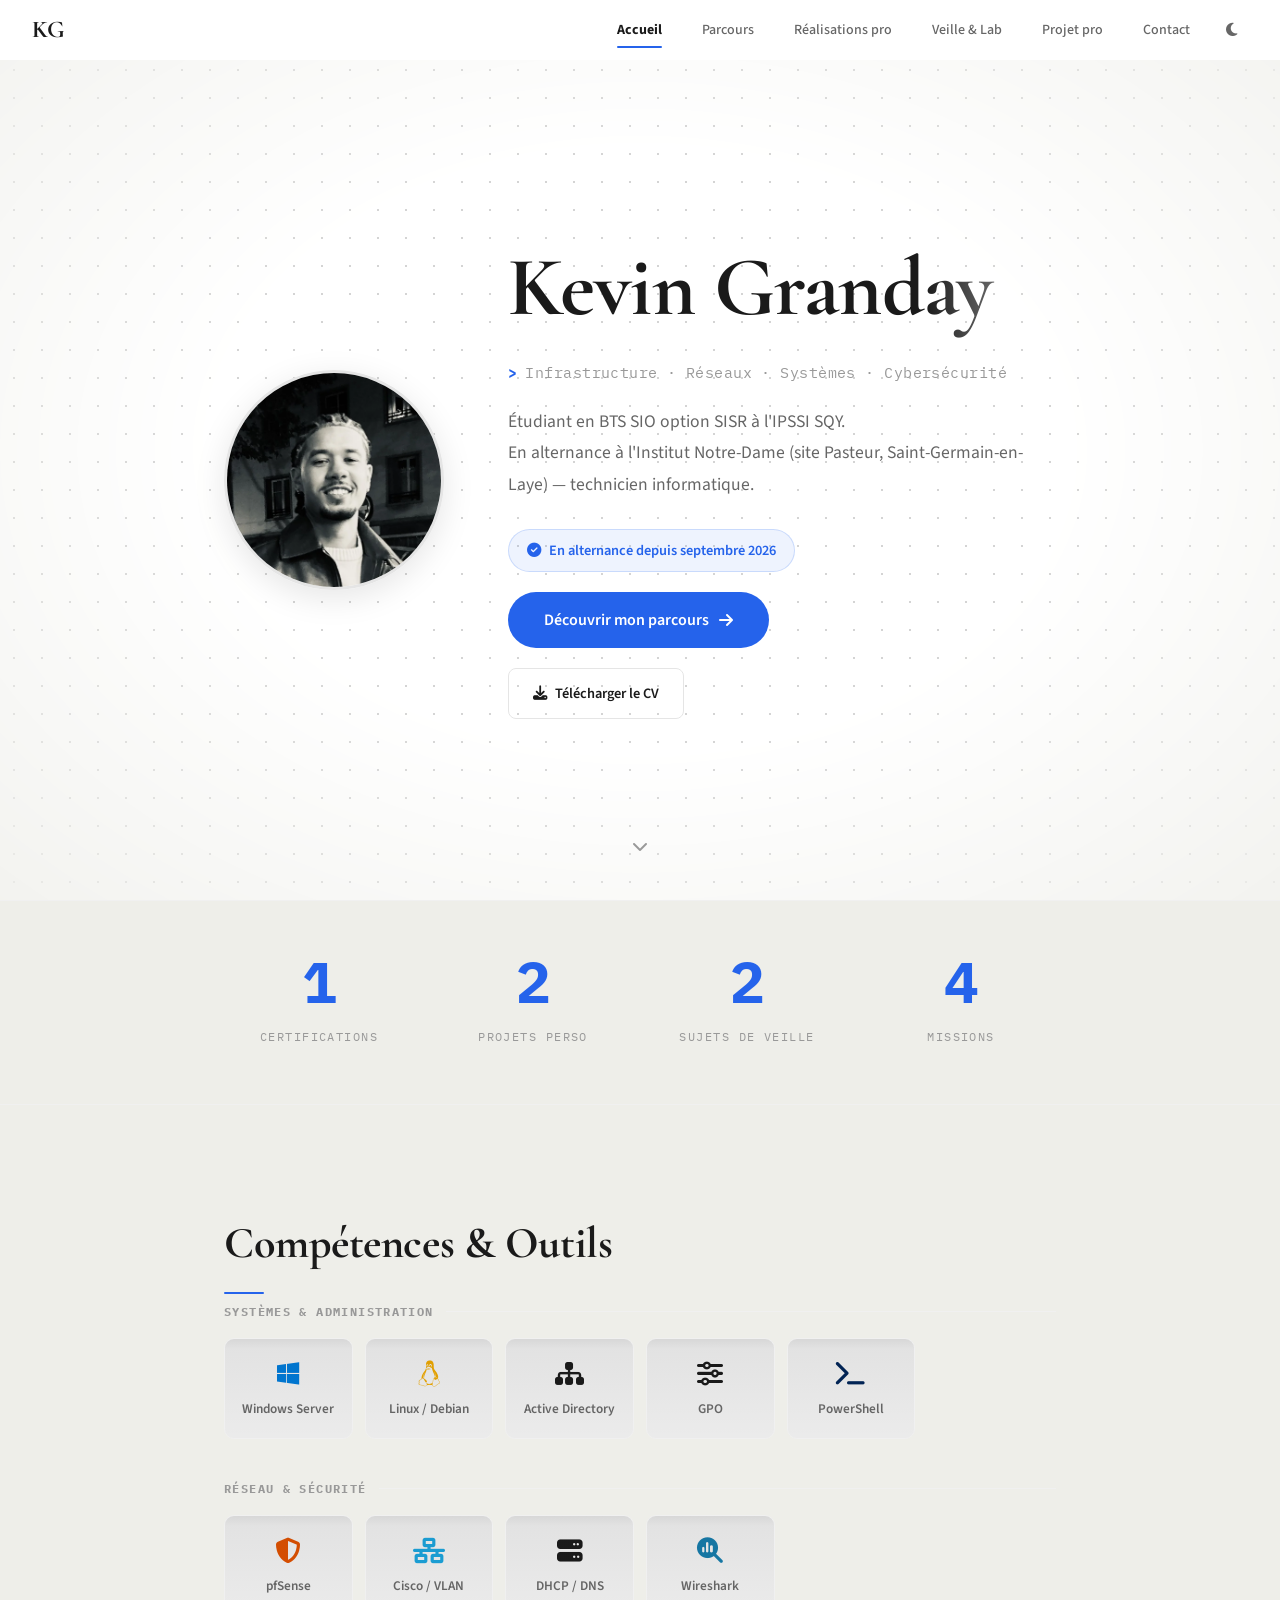
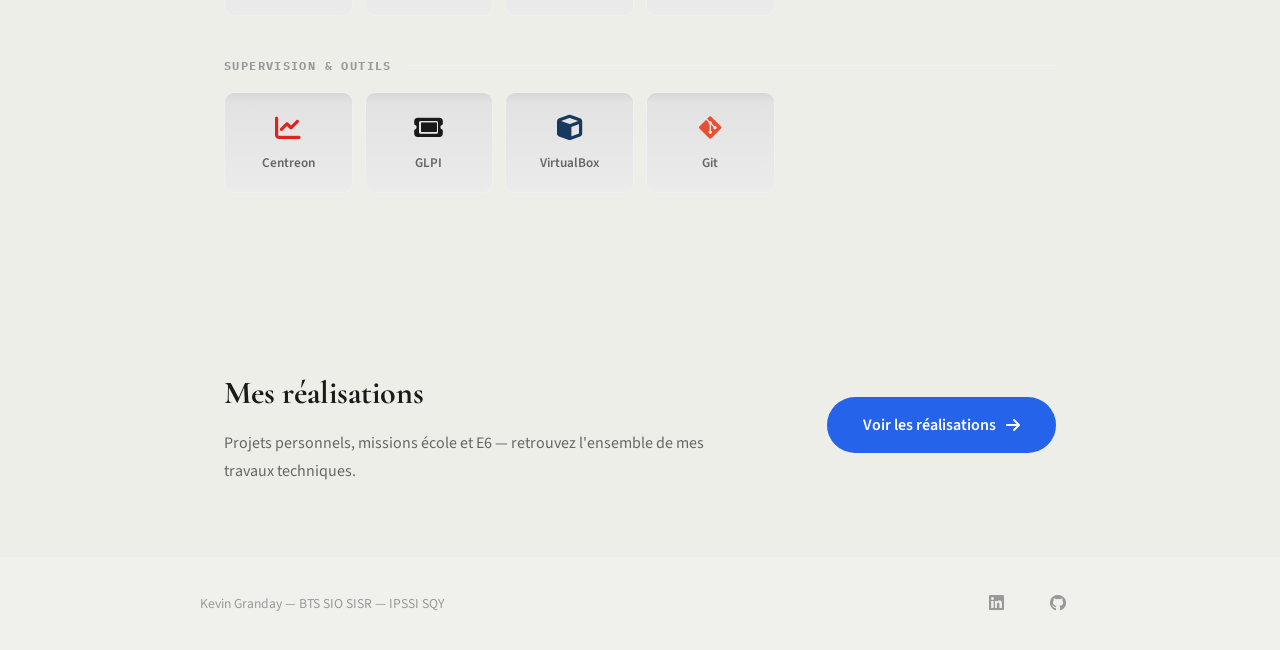
<file: index.html>
<!DOCTYPE html>
<html lang="fr">
<head>
    <meta charset="UTF-8">
    <script>var t=localStorage.getItem('theme');if(t==='dark'||(!t&&window.matchMedia('(prefers-color-scheme: dark)').matches))document.documentElement.setAttribute('data-theme','dark');</script>
    <meta name="viewport" content="width=device-width, initial-scale=1.0">
    <title>Kevin Granday - Portfolio BTS SIO SISR</title>
    <meta name="description" content="Portfolio de Kevin Granday, étudiant en BTS SIO option SISR à l'IPSSI SQY. Infrastructures réseaux, administration systèmes, cybersécurité.">
    <link rel="icon" type="image/svg+xml" href="favicon.svg">
    <link rel="manifest" href="manifest.json">
    <link rel="apple-touch-icon" href="apple-touch-icon.png">
    <meta name="theme-color" content="#111111" media="(prefers-color-scheme: light)">
    <meta name="theme-color" content="#0a0a0a" media="(prefers-color-scheme: dark)">
    <meta name="mobile-web-app-capable" content="yes">
    <meta name="apple-mobile-web-app-capable" content="yes">
    <meta name="apple-mobile-web-app-status-bar-style" content="black-translucent">
    <meta name="apple-mobile-web-app-title" content="KG Portfolio">
    <meta property="og:title" content="Kevin Granday — Portfolio BTS SIO SISR">
    <meta property="og:description" content="Étudiant en BTS SIO option SISR à l'IPSSI SQY. Infrastructures réseaux, administration systèmes, cybersécurité.">
    <meta property="og:type" content="website">
    <meta property="og:url" content="https://kevin-granday-portfolio.netlify.app/">
    <meta property="og:image" content="https://kevin-granday-portfolio.netlify.app/images/photo-kevin.webp">
    <meta name="twitter:card" content="summary_large_image">
    <meta name="twitter:title" content="Kevin Granday — Portfolio BTS SIO SISR">
    <meta name="twitter:description" content="Étudiant en BTS SIO option SISR à l'IPSSI SQY. Infrastructures réseaux, administration systèmes, cybersécurité.">
    <link rel="canonical" href="https://kevin-granday-portfolio.netlify.app/">
    <script type="application/ld+json">
    {
        "@context": "https://schema.org",
        "@type": "Person",
        "name": "Kevin Granday",
        "jobTitle": "Étudiant BTS SIO SISR",
        "description": "Étudiant en BTS SIO option SISR à l'IPSSI SQY, passionné par les infrastructures réseaux, l'administration systèmes et la cybersécurité.",
        "url": "https://kevin-granday-portfolio.netlify.app/",
        "image": "https://kevin-granday-portfolio.netlify.app/images/photo-kevin.webp",
        "sameAs": [
            "https://www.linkedin.com/in/kevin-granday-03425814b/",
            "https://github.com/Kevinkdla"
        ],
        "alumniOf": {
            "@type": "EducationalOrganization",
            "name": "IPSSI SQY — Institut Supérieur en Informatique"
        },
        "knowsAbout": [
            "Administration systèmes Windows Server",
            "Active Directory",
            "Infrastructure réseau",
            "Cybersécurité",
            "PowerShell",
            "Linux",
            "pfSense",
            "Proxmox VE",
            "VirtualBox"
        ],
        "hasCredential": [
            {
                "@type": "EducationalOccupationalCredential",
                "name": "Attestation CNIL — RGPD",
                "credentialCategory": "certification"
            },
            {
                "@type": "EducationalOccupationalCredential",
                "name": "SecNumacadémie — ANSSI",
                "credentialCategory": "certification"
            }
        ]
    }
    </script>
    <link rel="stylesheet" href="style.css?v=45">
    <link rel="preconnect" href="https://fonts.googleapis.com">
    <link rel="preconnect" href="https://fonts.gstatic.com" crossorigin>
    <link href="https://fonts.googleapis.com/css2?family=Cormorant+Garamond:wght@400;500;600;700&family=Source+Sans+3:wght@300;400;500;600;700&family=IBM+Plex+Mono:wght@400;500;600&display=swap" rel="stylesheet">
    <link rel="stylesheet" href="https://cdnjs.cloudflare.com/ajax/libs/font-awesome/6.5.1/css/all.min.css">
    <!-- Google tag (gtag.js) -->
    <script async src="https://www.googletagmanager.com/gtag/js?id=G-9WGSE8JV6F"></script>
    <script>
        window.dataLayer = window.dataLayer || [];
        function gtag(){dataLayer.push(arguments);}
        gtag("js", new Date());
        gtag("config", "G-9WGSE8JV6F");
    </script>
</head>
<body>

    <!-- ===================== NAVBAR ===================== -->
    <nav class="nav" id="nav">
        <a href="index.html" class="nav__logo">KG</a>
        <button class="nav__theme nav__theme--topbar" id="themeToggleTop" aria-label="Thème sombre"><i class="fas fa-moon"></i></button>
        <button class="nav__toggle" id="navToggle" aria-label="Menu">
            <span></span><span></span><span></span>
        </button>
    </nav>
    <ul class="nav__menu" id="navMenu">
        <li><a href="index.html" class="nav__link">Accueil</a></li>
        <li><a href="parcours.html" class="nav__link">Parcours</a></li>
        <li><a href="realisations.html" class="nav__link">Réalisations pro</a></li>
        <li><a href="veille.html" class="nav__link">Veille &amp; Lab</a></li>
        <li><a href="projet.html" class="nav__link">Projet pro</a></li>
        <li><a href="contact.html" class="nav__link">Contact</a></li>
        <li><button class="nav__theme" id="themeToggle" aria-label="Thème sombre"><i class="fas fa-moon"></i></button></li>
    </ul>
    <dialog class="nav__dialog" id="navDialog">
        <ul class="nav__dialog-menu">
            <li><a href="index.html" class="nav__link">Accueil</a></li>
            <li><a href="parcours.html" class="nav__link">Parcours</a></li>
            <li><a href="realisations.html" class="nav__link">Réalisations pro</a></li>
            <li><a href="veille.html" class="nav__link">Veille &amp; Lab</a></li>
            <li><a href="projet.html" class="nav__link">Projet pro</a></li>
            <li><a href="contact.html" class="nav__link">Contact</a></li>
        </ul>
    </dialog>

    <div class="page-content">

    <!-- ===================== HERO ===================== -->
    <section class="hero" id="accueil">
        <div class="hero__bg"></div>
        <div class="container hero__content">
            <div class="hero__text-side">
                <h1 class="hero__title">Kevin Granday</h1>
                <p class="hero__typing-line">Infrastructure · Réseaux · Systèmes · Cybersécurité</p>
                <p class="hero__text">
                    Étudiant en BTS SIO option SISR à l'IPSSI SQY.<br>
                    En alternance à l'Institut Notre-Dame (site Pasteur, Saint-Germain-en-Laye) —
                    technicien informatique.
                </p>
                <div class="hero__actions">
                    <span class="hero__badge"><i class="fas fa-circle-check"></i> En alternance depuis septembre 2026</span>
                    <a href="parcours.html" class="hero__cta">Découvrir mon parcours <i class="fas fa-arrow-right"></i></a>
                    <a href="docs/kevin-granday-cv.pdf" download class="btn btn--outline"><i class="fas fa-download"></i> Télécharger le CV</a>
                </div>
            </div>
            <div class="hero__photo-side">
                <div class="hero__photo">
                    <img src="images/photo-kevin.webp" alt="Kevin Granday" loading="eager" fetchpriority="high">
                </div>
            </div>
        </div>
        <a href="#competences" class="hero__scroll" aria-label="Défiler vers le bas">
            <i class="fas fa-chevron-down"></i>
        </a>
    </section>

    <!-- ===================== STATS ===================== -->
    <section class="stats-strip">
        <div class="container">
            <div class="stats-grid">
                <div class="stat-item reveal">
                    <span class="stat-item__num" data-target="2">0</span>
                    <span class="stat-item__label">Certifications</span>
                </div>
                <div class="stat-item reveal">
                    <span class="stat-item__num" data-target="4">0</span>
                    <span class="stat-item__label">Projets perso</span>
                </div>
                <div class="stat-item reveal">
                    <span class="stat-item__num" data-target="4">0</span>
                    <span class="stat-item__label">Sujets de veille</span>
                </div>
                <div class="stat-item reveal">
                    <span class="stat-item__num" data-target="9">0</span>
                    <span class="stat-item__label">Missions</span>
                </div>
            </div>
        </div>
    </section>

    <!-- ===================== COMPÉTENCES ===================== -->
    <section class="section skills-section" id="competences">
        <div class="container">
            <h2 class="section__title reveal">Compétences & Outils</h2>

            <div class="skills-group reveal">
                <h3 class="skills-group__label">Systèmes & Administration</h3>
                <div class="skills-grid">
                    <div class="skill-card"><i class="fab fa-windows"></i><span>Windows Server</span></div>
                    <div class="skill-card"><i class="fab fa-linux"></i><span>Linux / Debian</span></div>
                    <div class="skill-card"><i class="fas fa-sitemap"></i><span>Active Directory</span></div>
                    <div class="skill-card"><i class="fas fa-sliders"></i><span>GPO</span></div>
                    <div class="skill-card"><i class="fas fa-terminal"></i><span>PowerShell</span></div>
                </div>
            </div>

            <div class="skills-group reveal">
                <h3 class="skills-group__label">Réseau & Sécurité</h3>
                <div class="skills-grid">
                    <div class="skill-card"><i class="fas fa-shield-halved"></i><span>pfSense</span></div>
                    <div class="skill-card"><i class="fas fa-network-wired"></i><span>Cisco / VLAN</span></div>
                    <div class="skill-card"><i class="fas fa-server"></i><span>DHCP / DNS</span></div>
                    <div class="skill-card"><i class="fas fa-magnifying-glass-chart"></i><span>Wireshark</span></div>
                </div>
            </div>

            <div class="skills-group reveal">
                <h3 class="skills-group__label">Supervision & Outils</h3>
                <div class="skills-grid">
                    <div class="skill-card"><i class="fas fa-chart-line"></i><span>Centreon</span></div>
                    <div class="skill-card"><i class="fas fa-ticket"></i><span>GLPI</span></div>
                    <div class="skill-card"><i class="fas fa-cube"></i><span>VirtualBox</span></div>
                    <div class="skill-card"><i class="fab fa-git-alt"></i><span>Git</span></div>
                </div>
            </div>
        </div>
    </section>

    <!-- ===================== CTA RÉALISATIONS ===================== -->
    <section class="section cta-section">
        <div class="container cta-section__inner reveal">
            <div>
                <h2 class="cta-section__title">Mes réalisations</h2>
                <p class="cta-section__text">Projets personnels, missions école et E6 — retrouvez l'ensemble de mes travaux techniques.</p>
            </div>
            <a href="realisations.html" class="hero__cta">
                Voir les réalisations <i class="fas fa-arrow-right"></i>
            </a>
        </div>
    </section>

    <footer class="footer">
        <div class="footer__inner">
            <p>Kevin Granday — BTS SIO SISR — IPSSI SQY</p>
            <div class="footer__links">
                <a href="https://www.linkedin.com/in/kevin-granday-03425814b/" target="_blank" rel="noopener" aria-label="LinkedIn"><i class="fab fa-linkedin"></i></a>
                <a href="https://github.com/Kevinkdla" target="_blank" rel="noopener" aria-label="GitHub"><i class="fab fa-github"></i></a>
            </div>
        </div>
    </footer>

        </div><!-- /.page-content -->

    <script src="main.js?v=43"></script>
</body>
</html>
</file>
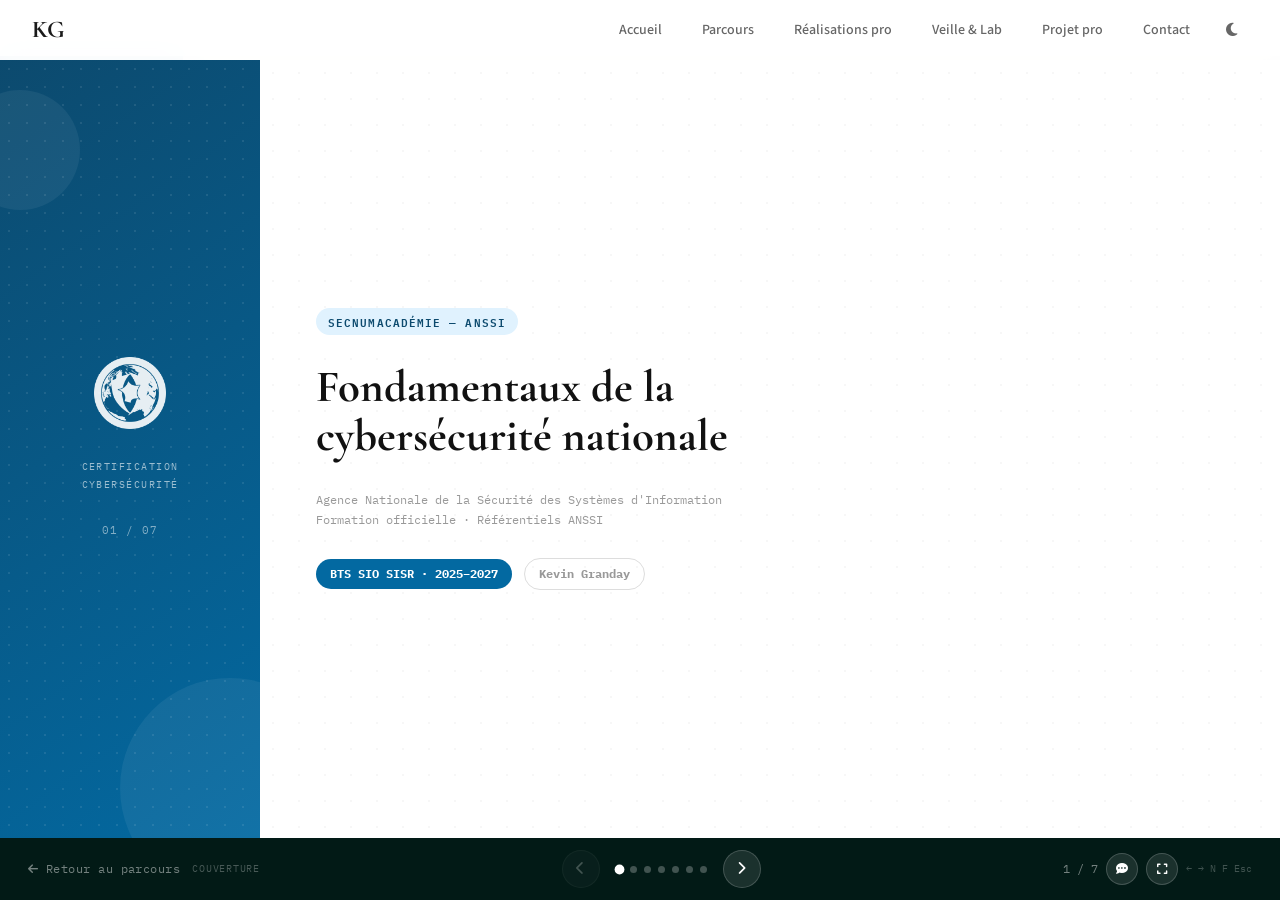
<file: anssi.html>
<!DOCTYPE html>
<html lang="fr">
<head>
    <meta charset="UTF-8">
    <script>var t=localStorage.getItem('theme');if(t==='dark'||(!t&&window.matchMedia('(prefers-color-scheme: dark)').matches))document.documentElement.setAttribute('data-theme','dark');</script>
    <meta name="viewport" content="width=device-width, initial-scale=1.0">
    <title>Présentation ANSSI — Kevin Granday</title>
    <meta name="description" content="Présentation de la certification SecNumacadémie ANSSI de Kevin Granday, BTS SIO SISR.">
    <link rel="icon" type="image/svg+xml" href="favicon.svg">
    <link rel="manifest" href="manifest.json">
    <link rel="apple-touch-icon" href="apple-touch-icon.png">
    <meta name="theme-color" content="#111111" media="(prefers-color-scheme: light)">
    <meta name="theme-color" content="#0a0a0a" media="(prefers-color-scheme: dark)">
    <meta name="mobile-web-app-capable" content="yes">
    <meta name="apple-mobile-web-app-capable" content="yes">
    <meta name="apple-mobile-web-app-status-bar-style" content="black-translucent">
    <meta name="apple-mobile-web-app-title" content="KG Portfolio">
    <link rel="stylesheet" href="style.css?v=45">
    <link rel="preconnect" href="https://fonts.googleapis.com">
    <link rel="preconnect" href="https://fonts.gstatic.com" crossorigin>
    <link href="https://fonts.googleapis.com/css2?family=Cormorant+Garamond:wght@400;500;600;700&family=Source+Sans+3:wght@300;400;500;600;700&family=IBM+Plex+Mono:wght@400;500;600&display=swap" rel="stylesheet">
    <link rel="stylesheet" href="https://cdnjs.cloudflare.com/ajax/libs/font-awesome/6.5.1/css/all.min.css">
    <style>
        html, body { height: 100%; overflow: hidden; }

        .pres-wrapper {
            display: flex;
            flex-direction: column;
            height: calc(100vh - 56px);
            margin-top: 56px;
        }

        .pres-progress {
            height: 4px;
            background: rgba(0,0,0,0.08);
            flex-shrink: 0;
        }
        [data-theme="dark"] .pres-progress { background: rgba(255,255,255,0.1); }

        .pres-progress__fill {
            height: 100%;
            background: #0c4a6e;
            transition: width 0.45s cubic-bezier(.4,0,.2,1), background 0.45s;
            width: 14.28%;
        }

        .pres-slides {
            flex: 1;
            position: relative;
            overflow: hidden;
            min-height: 0;
        }

        .pres-slide {
            position: absolute;
            inset: 0;
            display: flex;
            opacity: 0;
            transform: translateX(48px);
            transition: opacity 0.4s ease, transform 0.4s ease;
            pointer-events: none;
        }
        .pres-slide.active {
            opacity: 1;
            transform: translateX(0);
            pointer-events: all;
        }
        .pres-slide.leaving {
            opacity: 0;
            transform: translateX(-48px);
            transition: opacity 0.3s ease, transform 0.3s ease;
        }

        .pres-slide__sidebar {
            width: 260px;
            flex-shrink: 0;
            display: flex;
            flex-direction: column;
            align-items: center;
            justify-content: center;
            gap: 28px;
            padding: 40px 32px;
            position: relative;
            overflow: hidden;
        }
        .pres-slide__sidebar::before {
            content: '';
            position: absolute;
            width: 220px; height: 220px;
            background: rgba(255,255,255,0.06);
            border-radius: 50%;
            bottom: -60px; right: -80px;
        }
        .pres-slide__sidebar::after {
            content: '';
            position: absolute;
            width: 120px; height: 120px;
            background: rgba(255,255,255,0.06);
            border-radius: 50%;
            top: 30px; left: -40px;
        }

        .pres-slide__icon-wrap {
            width: 88px; height: 88px;
            border-radius: 50%;
            background: rgba(255,255,255,0.15);
            display: flex;
            align-items: center;
            justify-content: center;
            font-size: 2.4rem;
            color: #fff;
            position: relative;
            z-index: 1;
        }
        .pres-slide__cert-logo {
            width: 40px; height: 40px;
            object-fit: contain;
            filter: brightness(0) invert(1);
            opacity: 0.75;
            position: relative;
            z-index: 1;
        }
        .pres-slide__sidebar-label {
            font-family: 'IBM Plex Mono', monospace;
            font-size: 0.65rem;
            letter-spacing: 0.14em;
            text-transform: uppercase;
            color: rgba(255,255,255,0.6);
            text-align: center;
            position: relative;
            z-index: 1;
        }
        .pres-slide__num {
            font-family: 'IBM Plex Mono', monospace;
            font-size: 0.7rem;
            color: rgba(255,255,255,0.5);
            letter-spacing: 0.1em;
            position: relative;
            z-index: 1;
        }

        .pres-slide__content {
            flex: 1;
            padding: 48px 56px;
            background-color: #fff;
            background-image: radial-gradient(rgba(0,0,0,0.032) 1px, transparent 1px);
            background-size: 26px 26px;
            overflow-y: auto;
            display: flex;
            flex-direction: column;
            justify-content: center;
            gap: 18px;
        }
        [data-theme="dark"] .pres-slide__content {
            background-color: #0b0f19;
            background-image: 
                radial-gradient(circle at 15% 15%, rgba(14, 165, 233, 0.07) 0%, transparent 50%),
                radial-gradient(circle at 85% 85%, rgba(16, 185, 129, 0.06) 0%, transparent 50%),
                radial-gradient(rgba(255,255,255,0.035) 1px, transparent 1px);
            background-size: 100% 100%, 100% 100%, 26px 26px;
        }

        .pres-slide__tag {
            font-family: 'IBM Plex Mono', monospace;
            font-size: 0.68rem;
            font-weight: 600;
            letter-spacing: 0.1em;
            text-transform: uppercase;
            padding: 4px 12px;
            border-radius: 20px;
            display: inline-block;
            width: fit-content;
        }

        .pres-slide__title {
            font-family: 'Cormorant Garamond', Georgia, serif;
            font-size: clamp(1.8rem, 3vw, 2.6rem);
            font-weight: 700;
            line-height: 1.1;
            color: #111;
            margin: 0;
        }
        [data-theme="dark"] .pres-slide__title { color: #f0f0f0; }

        .pres-slide__text {
            font-size: 0.97rem;
            line-height: 1.8;
            color: #555;
            max-width: 660px;
            margin: 0;
        }
        [data-theme="dark"] .pres-slide__text { color: #bbb; }

        .pres-slide__bullets {
            list-style: none;
            padding: 0; margin: 0;
            display: flex;
            flex-direction: column;
            gap: 10px;
            max-width: 660px;
        }
        .pres-slide__bullets li {
            display: flex;
            align-items: flex-start;
            gap: 12px;
            font-size: 0.96rem;
            color: #444;
            line-height: 1.55;
        }
        [data-theme="dark"] .pres-slide__bullets li { color: #ccc; }

        .pres-slide__bullets li .bul-icon {
            flex-shrink: 0;
            width: 22px; height: 22px;
            border-radius: 50%;
            display: flex;
            align-items: center;
            justify-content: center;
            font-size: 0.6rem;
            margin-top: 2px;
            color: #fff;
        }

        .pres-slide__highlight {
            padding: 14px 20px;
            border-radius: 10px;
            font-size: 0.93rem;
            font-weight: 600;
            color: #333;
            border-left: 4px solid;
            max-width: 660px;
        }
        [data-theme="dark"] .pres-slide__highlight { color: #e0e0e0; }

        .pres-nav {
            display: flex;
            align-items: center;
            justify-content: space-between;
            padding: 12px 28px;
            background: #021a16;
            flex-shrink: 0;
            transition: background 0.45s ease;
        }
        [data-theme="dark"] .pres-nav { background: #010c0a; }

        .pres-nav__left { display: flex; align-items: center; gap: 12px; }
        .pres-nav__back {
            font-family: 'IBM Plex Mono', monospace;
            font-size: 0.72rem;
            color: rgba(255,255,255,0.45);
            text-decoration: none;
            letter-spacing: 0.04em;
            transition: color 0.2s;
        }
        .pres-nav__back:hover { color: rgba(255,255,255,0.8); }

        .pres-nav__center { display: flex; align-items: center; gap: 16px; }

        .pres-btn {
            background: rgba(255,255,255,0.1);
            border: 1px solid rgba(255,255,255,0.18);
            color: #fff;
            width: 38px; height: 38px;
            border-radius: 50%;
            cursor: pointer;
            font-size: 0.85rem;
            display: flex;
            align-items: center;
            justify-content: center;
            transition: background 0.2s;
        }
        .pres-btn:hover { background: rgba(255,255,255,0.2); }
        .pres-btn:disabled { opacity: 0.25; cursor: not-allowed; }

        .pres-dots { display: flex; gap: 7px; align-items: center; }
        .pres-dot {
            width: 7px; height: 7px;
            border-radius: 50%;
            background: rgba(255,255,255,0.25);
            border: none;
            cursor: pointer;
            padding: 0;
            transition: background 0.2s, transform 0.2s;
        }
        .pres-dot.active { background: #fff; transform: scale(1.4); }

        .pres-counter {
            font-family: 'IBM Plex Mono', monospace;
            font-size: 0.72rem;
            color: rgba(255,255,255,0.45);
        }
        .pres-kbd {
            font-family: 'IBM Plex Mono', monospace;
            font-size: 0.62rem;
            color: rgba(255,255,255,0.25);
        }

        /* ---- Cas concret ---- */
        .pres-case {
            max-width: 660px;
            border-radius: 10px;
            border: 1px solid #e8e8e4;
            border-left: 3px solid;
            padding: 14px 18px;
            display: flex;
            flex-direction: column;
            gap: 6px;
            background: #fafaf8;
        }
        [data-theme="dark"] .pres-case { background: #1a1a1a; border-color: #2a2a2a; border-left-color: inherit; }

        .pres-case__label {
            font-family: 'IBM Plex Mono', monospace;
            font-size: 0.62rem;
            font-weight: 700;
            letter-spacing: 0.12em;
            text-transform: uppercase;
            display: flex;
            align-items: center;
            gap: 7px;
        }
        .pres-case__text {
            font-size: 0.88rem;
            line-height: 1.68;
            color: #555;
            margin: 0;
        }
        [data-theme="dark"] .pres-case__text { color: #aaa; }

        .pres-slide--1 .pres-case { border-left-color: #0369a1; color: #0369a1; }
        .pres-slide--2 .pres-case { border-left-color: #0f766e; color: #0f766e; }
        .pres-slide--3 .pres-case { border-left-color: #1d4ed8; color: #1d4ed8; }
        .pres-slide--4 .pres-case { border-left-color: #4338ca; color: #4338ca; }
        .pres-slide--5 .pres-case { border-left-color: #15803d; color: #15803d; }
        .pres-slide--6 .pres-case { border-left-color: #d97706; color: #d97706; }
        .pres-slide--7 .pres-case { border-left-color: #0c4a6e; color: #0c4a6e; }

        /* ---- Tableau comparatif ---- */
        .pres-table-wrap { max-width: 620px; overflow: hidden; border-radius: 10px; border: 1px solid #e8e8e4; }
        [data-theme="dark"] .pres-table-wrap { border-color: #2a2a2a; }
        .pres-table { width: 100%; border-collapse: collapse; font-size: 0.82rem; }
        .pres-table th {
            padding: 9px 14px;
            text-align: left;
            font-family: 'IBM Plex Mono', monospace;
            font-size: 0.63rem;
            letter-spacing: 0.08em;
            text-transform: uppercase;
            font-weight: 700;
            color: #fff;
        }
        .pres-table td {
            padding: 8px 14px;
            border-top: 1px solid #f0f0ee;
            color: #555;
            vertical-align: middle;
        }
        [data-theme="dark"] .pres-table td { color: #aaa; border-color: #2a2a2a; }
        .pres-table td:first-child { font-weight: 600; color: #333; font-size: 0.8rem; }
        [data-theme="dark"] .pres-table td:first-child { color: #ddd; }
        .pres-table tr:nth-child(odd) td { background: #fafaf8; }
        [data-theme="dark"] .pres-table tr:nth-child(odd) td { background: #1a1a1a; }
        .pres-table .ok { color: #15803d; font-weight: 700; }
        .pres-table .ko { color: #b91c1c; font-weight: 700; }
        .pres-table .mid { color: #b45309; font-weight: 700; }
        .pres-slide--4 .pres-table th { background: #312e81; }

        /* Slide colors — ANSSI theme (bleu marine, vert, bleu roi) */
        .pres-slide--1 .pres-slide__sidebar { background: radial-gradient(rgba(255,255,255,0.09) 1px,transparent 1px) 0 0/18px 18px, linear-gradient(145deg, #0c4a6e, #0369a1); }
        .pres-slide--2 .pres-slide__sidebar { background: radial-gradient(rgba(255,255,255,0.09) 1px,transparent 1px) 0 0/18px 18px, linear-gradient(145deg, #134e4a, #0f766e); }
        .pres-slide--3 .pres-slide__sidebar { background: radial-gradient(rgba(255,255,255,0.09) 1px,transparent 1px) 0 0/18px 18px, linear-gradient(145deg, #1e3a8a, #1d4ed8); }
        .pres-slide--4 .pres-slide__sidebar { background: radial-gradient(rgba(255,255,255,0.09) 1px,transparent 1px) 0 0/18px 18px, linear-gradient(145deg, #312e81, #4338ca); }
        .pres-slide--5 .pres-slide__sidebar { background: radial-gradient(rgba(255,255,255,0.09) 1px,transparent 1px) 0 0/18px 18px, linear-gradient(145deg, #14532d, #15803d); }
        .pres-slide--6 .pres-slide__sidebar { background: radial-gradient(rgba(255,255,255,0.09) 1px,transparent 1px) 0 0/18px 18px, linear-gradient(145deg, #713f12, #d97706); }
        .pres-slide--7 .pres-slide__sidebar { background: radial-gradient(rgba(255,255,255,0.09) 1px,transparent 1px) 0 0/18px 18px, linear-gradient(145deg, #0c1a2e, #0c4a6e); }

        .pres-slide--1 .pres-slide__tag { background: #e0f2fe; color: #0c4a6e; }
        .pres-slide--2 .pres-slide__tag { background: #ccfbf1; color: #134e4a; }
        .pres-slide--3 .pres-slide__tag { background: #dbeafe; color: #1e3a8a; }
        .pres-slide--4 .pres-slide__tag { background: #e0e7ff; color: #312e81; }
        .pres-slide--5 .pres-slide__tag { background: #dcfce7; color: #14532d; }
        .pres-slide--6 .pres-slide__tag { background: #fef3c7; color: #713f12; }
        .pres-slide--7 .pres-slide__tag { background: #e0f2fe; color: #0c1a2e; }

        .pres-slide--1 .bul-icon { background: #0369a1; }
        .pres-slide--2 .bul-icon { background: #0f766e; }
        .pres-slide--3 .bul-icon { background: #1d4ed8; }
        .pres-slide--4 .bul-icon { background: #4338ca; }
        .pres-slide--5 .bul-icon { background: #15803d; }
        .pres-slide--6 .bul-icon { background: #d97706; }
        .pres-slide--7 .bul-icon { background: #0c4a6e; }

        .pres-slide--1 .pres-slide__highlight { background: #f0f9ff; border-color: #0369a1; }
        .pres-slide--2 .pres-slide__highlight { background: #f0fdfa; border-color: #0f766e; }
        .pres-slide--3 .pres-slide__highlight { background: #eff6ff; border-color: #1d4ed8; }
        .pres-slide--4 .pres-slide__highlight { background: #eef2ff; border-color: #4338ca; }
        .pres-slide--5 .pres-slide__highlight { background: #f0fdf4; border-color: #15803d; }
        .pres-slide--6 .pres-slide__highlight { background: #fffbeb; border-color: #d97706; }
        .pres-slide--7 .pres-slide__highlight { background: #f0f9ff; border-color: #0c4a6e; }

        [data-theme="dark"] .pres-slide--1 .pres-slide__highlight { background: rgba(3,105,161,0.12); }
        [data-theme="dark"] .pres-slide--2 .pres-slide__highlight { background: rgba(15,118,110,0.12); }
        [data-theme="dark"] .pres-slide--3 .pres-slide__highlight { background: rgba(29,78,216,0.12); }
        [data-theme="dark"] .pres-slide--4 .pres-slide__highlight { background: rgba(67,56,202,0.12); }
        [data-theme="dark"] .pres-slide--5 .pres-slide__highlight { background: rgba(21,128,61,0.12); }
        [data-theme="dark"] .pres-slide--6 .pres-slide__highlight { background: rgba(217,119,6,0.12); }
        [data-theme="dark"] .pres-slide--7 .pres-slide__highlight { background: rgba(12,74,110,0.12); }

        /* ---- Cover slide ---- */
        .pres-cover__logo { width: 72px; height: 72px; object-fit: contain; filter: brightness(0) invert(1); opacity: 0.9; position: relative; z-index: 1; }
        .pres-cover__content { justify-content: center !important; gap: 28px !important; }
        .pres-cover__title { font-family: 'Cormorant Garamond', Georgia, serif; font-size: clamp(2rem, 3.5vw, 3rem); font-weight: 700; line-height: 1.1; color: #111; margin: 0; }
        [data-theme="dark"] .pres-cover__title { color: #f0f0f0; }
        .pres-cover__org { font-family: 'IBM Plex Mono', monospace; font-size: 0.78rem; color: #999; line-height: 1.6; margin: 0; }
        .pres-cover__meta { display: flex; align-items: center; gap: 12px; flex-wrap: wrap; }
        .pres-cover__badge { font-family: 'IBM Plex Mono', monospace; font-size: 0.72rem; font-weight: 700; padding: 5px 14px; border-radius: 20px; }
        .pres-cover__badge--solid { color: #fff; background: #0369a1; }
        .pres-cover__badge--outline { color: #999; border: 1px solid #ddd; }
        [data-theme="dark"] .pres-cover__badge--outline { border-color: #333; color: #666; }

        /* ---- Icon pop animation ---- */
        @keyframes iconPop {
            0% { transform: scale(0.7); opacity: 0.4; }
            65% { transform: scale(1.12); }
            100% { transform: scale(1); opacity: 1; }
        }
        .pres-slide.active .pres-slide__icon-wrap { animation: iconPop 0.5s cubic-bezier(.34,1.56,.64,1) forwards; }

        /* ---- Notes présentateur ---- */
        .pres-notes { padding: 11px 28px; background: rgba(0,0,0,0.38); border-top: 1px solid rgba(255,255,255,0.07); display: flex; align-items: flex-start; gap: 14px; flex-shrink: 0; }
        .pres-notes[hidden] { display: none; }
        .pres-notes__label { font-family: 'IBM Plex Mono', monospace; font-size: 0.6rem; letter-spacing: 0.12em; text-transform: uppercase; color: rgba(255,255,255,0.35); flex-shrink: 0; display: flex; align-items: center; gap: 5px; padding-top: 2px; }
        .pres-notes__text { font-size: 0.86rem; color: rgba(255,255,255,0.72); line-height: 1.55; margin: 0; flex: 1; }

        /* ---- Section name & nav right ---- */
        .pres-section-name { font-family: 'IBM Plex Mono', monospace; font-size: 0.6rem; letter-spacing: 0.08em; text-transform: uppercase; color: rgba(255,255,255,0.28); }
        .pres-nav__right { display: flex; align-items: center; gap: 8px; }
        .pres-btn--sm { width: 32px !important; height: 32px !important; font-size: 0.74rem !important; }

        @media (max-width: 768px) {
            .pres-slide { flex-direction: column; }
            .pres-slide__sidebar {
                width: 100%; height: 130px;
                flex-direction: row;
                justify-content: flex-start;
                padding: 20px 24px;
                gap: 16px;
            }
            .pres-slide__icon-wrap { width: 60px; height: 60px; font-size: 1.6rem; }
            .pres-slide__content { padding: 28px 24px; justify-content: flex-start; }
            .pres-slide__title { font-size: 1.6rem; }
            .pres-kbd { display: none; }
        }
    </style>
</head>
<body>

    <!-- NAVBAR -->
    <nav class="nav" id="nav">
        <a href="index.html" class="nav__logo">KG</a>
        <button class="nav__theme nav__theme--topbar" id="themeToggleTop" aria-label="Thème sombre"><i class="fas fa-moon"></i></button>
        <button class="nav__toggle" id="navToggle" aria-label="Menu">
            <span></span><span></span><span></span>
        </button>
    </nav>
    <ul class="nav__menu" id="navMenu">
        <li><a href="index.html" class="nav__link">Accueil</a></li>
        <li><a href="parcours.html" class="nav__link">Parcours</a></li>
        <li><a href="realisations.html" class="nav__link">Réalisations pro</a></li>
        <li><a href="veille.html" class="nav__link">Veille &amp; Lab</a></li>
        <li><a href="projet.html" class="nav__link">Projet pro</a></li>
        <li><a href="contact.html" class="nav__link">Contact</a></li>
        <li><button class="nav__theme" id="themeToggle" aria-label="Thème sombre"><i class="fas fa-moon"></i></button></li>
    </ul>
    <dialog class="nav__dialog" id="navDialog">
        <ul class="nav__dialog-menu">
            <li><a href="index.html" class="nav__link">Accueil</a></li>
            <li><a href="parcours.html" class="nav__link">Parcours</a></li>
            <li><a href="realisations.html" class="nav__link">Réalisations pro</a></li>
            <li><a href="veille.html" class="nav__link">Veille &amp; Lab</a></li>
            <li><a href="projet.html" class="nav__link">Projet pro</a></li>
            <li><a href="contact.html" class="nav__link">Contact</a></li>
        </ul>
    </dialog>

    <div class="page-content">

    <!-- PRESENTATION -->
    <div class="pres-wrapper">

        <div class="pres-progress"><div class="pres-progress__fill" id="progressFill"></div></div>

        <div class="pres-slides" id="slidesContainer">

            <!-- Slide 0 — Couverture -->
            <div class="pres-slide pres-slide--1">
                <div class="pres-slide__sidebar">
                    <picture><source srcset="images/logo-anssi.webp" type="image/webp"><img src="images/logo-anssi.png" alt="ANSSI" class="pres-cover__logo"></picture>
                    <span class="pres-slide__sidebar-label">Certification cybersécurité</span>
                    <span class="pres-slide__num">01 / 07</span>
                </div>
                <div class="pres-slide__content pres-cover__content">
                    <span class="pres-slide__tag">SecNumacadémie — ANSSI</span>
                    <h1 class="pres-cover__title">Fondamentaux de la<br>cybersécurité nationale</h1>
                    <p class="pres-cover__org">Agence Nationale de la Sécurité des Systèmes d'Information<br>Formation officielle · Référentiels ANSSI</p>
                    <div class="pres-cover__meta">
                        <span class="pres-cover__badge pres-cover__badge--solid">BTS SIO SISR · 2025–2027</span>
                        <span class="pres-cover__badge pres-cover__badge--outline">Kevin Granday</span>
                    </div>
                </div>
            </div>

            <!-- Slide 1 — Mon projet professionnel -->
            <div class="pres-slide pres-slide--2">
                <div class="pres-slide__sidebar">
                    <div class="pres-slide__icon-wrap"><i class="fas fa-bullseye"></i></div>
                    <picture><source srcset="images/logo-anssi.webp" type="image/webp"><img src="images/logo-anssi.png" alt="ANSSI" class="pres-slide__cert-logo"></picture>
                    <span class="pres-slide__sidebar-label">Mon parcours</span>
                    <span class="pres-slide__num">02 / 07</span>
                </div>
                <div class="pres-slide__content">
                    <span class="pres-slide__tag">Mon projet professionnel</span>
                    <h2 class="pres-slide__title">Technicien systèmes<br>& réseaux</h2>
                    <ul class="pres-slide__bullets">
                        <li>
                            <span class="bul-icon"><i class="fas fa-server"></i></span>
                            <span>Objectif : exercer en tant que <strong>technicien systèmes et réseaux</strong>, dans des environnements où la cybersécurité est une priorité opérationnelle</span>
                        </li>
                        <li>
                            <span class="bul-icon"><i class="fas fa-building"></i></span>
                            <span>Secteurs visés : <strong>défense, santé, administrations publiques, OIV</strong> — secteurs où la posture de sécurité est non négociable</span>
                        </li>
                        <li>
                            <span class="bul-icon"><i class="fas fa-arrow-trend-up"></i></span>
                            <span>SecNumacadémie est <strong>la référence nationale</strong> pour valider ces fondamentaux avant d'aller vers Security+ ou CISSP</span>
                        </li>
                    </ul>
                </div>
            </div>

            <!-- Slide 3 — Analyse du besoin -->
            <div class="pres-slide pres-slide--3">
                <div class="pres-slide__sidebar">
                    <div class="pres-slide__icon-wrap"><i class="fas fa-magnifying-glass-chart"></i></div>
                    <picture><source srcset="images/logo-anssi.webp" type="image/webp"><img src="images/logo-anssi.png" alt="ANSSI" class="pres-slide__cert-logo"></picture>
                    <span class="pres-slide__sidebar-label">Pourquoi cette certification ?</span>
                    <span class="pres-slide__num">03 / 07</span>
                </div>
                <div class="pres-slide__content">
                    <span class="pres-slide__tag">Analyse du besoin</span>
                    <h2 class="pres-slide__title">La cybersécurité —<br>absente du programme SISR</h2>
                    <ul class="pres-slide__bullets">
                        <li>
                            <span class="bul-icon"><i class="fas fa-triangle-exclamation"></i></span>
                            <span>La formation BTS SIO SISR couvre la gestion des infrastructures, mais <strong>la cybersécurité reste transversale</strong>, sans module dédié structuré</span>
                        </li>
                        <li>
                            <span class="bul-icon"><i class="fas fa-chart-line"></i></span>
                            <span>Selon l'ANSSI, les incidents de sécurité en France ont augmenté de <strong>37% en deux ans</strong> — la menace est réelle et croissante</span>
                        </li>
                        <li>
                            <span class="bul-icon"><i class="fas fa-user-shield"></i></span>
                            <span>En tant que technicien, je serai en première ligne — <strong>phishing, ransomware, élévation de privilèges</strong> sont des risques quotidiens</span>
                        </li>
                    </ul>
                    <div class="pres-case">
                        <span class="pres-case__label"><i class="fas fa-hospital"></i> Incident réel — CH de Corbeil-Essonnes, août 2022</span>
                        <p class="pres-case__text">Le Centre Hospitalier Sud-Francilien a été paralysé pendant des semaines par un ransomware. Les attaquants ont utilisé des <strong>comptes Active Directory compromis sans MFA</strong> pour se propager. Données de patients exposées, systèmes bloqués. Un technicien formé en cybersécurité aurait pu identifier et corriger cette faille avant l'attaque.</p>
                    </div>
                </div>
            </div>

            <!-- Slide 4 — État de l'offre -->
            <div class="pres-slide pres-slide--4">
                <div class="pres-slide__sidebar">
                    <div class="pres-slide__icon-wrap"><i class="fas fa-building-columns"></i></div>
                    <picture><source srcset="images/logo-anssi.webp" type="image/webp"><img src="images/logo-anssi.png" alt="ANSSI" class="pres-slide__cert-logo"></picture>
                    <span class="pres-slide__sidebar-label">L'organisme certificateur</span>
                    <span class="pres-slide__num">04 / 07</span>
                </div>
                <div class="pres-slide__content">
                    <span class="pres-slide__tag">État de l'offre de certification</span>
                    <h2 class="pres-slide__title">L'ANSSI — autorité nationale<br>de la cybersécurité</h2>
                    <ul class="pres-slide__bullets">
                        <li>
                            <span class="bul-icon"><i class="fas fa-landmark-flag"></i></span>
                            <span>Rattachée au <strong>Premier ministre</strong>, l'ANSSI fixe les normes et référentiels de sécurité pour la France</span>
                        </li>
                        <li>
                            <span class="bul-icon"><i class="fas fa-star"></i></span>
                            <span>SecNumacadémie : plateforme de formation <strong>gratuite et officielle</strong>, alignée sur les référentiels ANSSI</span>
                        </li>
                        <li>
                            <span class="bul-icon"><i class="fas fa-scale-balanced"></i></span>
                            <span>Comparé à Coursera ou LinkedIn Learning : <strong>produit par l'autorité de régulation française</strong> — légitimité maximale en contexte institutionnel</span>
                        </li>
                    </ul>
                    <div class="pres-table-wrap">
                        <table class="pres-table">
                            <thead><tr>
                                <th>Critère</th>
                                <th>SecNumacadémie ✓</th>
                                <th>Coursera Cybersec</th>
                                <th>LinkedIn Learning</th>
                            </tr></thead>
                            <tbody>
                                <tr><td>Source</td><td><span class="ok">Autorité nationale FR</span></td><td>Université privée</td><td>Plateforme privée</td></tr>
                                <tr><td>Coût</td><td><span class="ok">Gratuit</span></td><td><span class="ko">Payant</span></td><td><span class="ko">Payant</span></td></tr>
                                <tr><td>Référentiel</td><td><span class="ok">Officiel ANSSI</span></td><td><span class="mid">Variable</span></td><td><span class="mid">Variable</span></td></tr>
                                <tr><td>Légitimité France</td><td><span class="ok">Maximale</span></td><td><span class="mid">Partielle</span></td><td><span class="ko">Faible</span></td></tr>
                            </tbody>
                        </table>
                    </div>
                </div>
            </div>

            <!-- Slide 5 — Ma démarche -->
            <div class="pres-slide pres-slide--5">
                <div class="pres-slide__sidebar">
                    <div class="pres-slide__icon-wrap"><i class="fas fa-road"></i></div>
                    <picture><source srcset="images/logo-anssi.webp" type="image/webp"><img src="images/logo-anssi.png" alt="ANSSI" class="pres-slide__cert-logo"></picture>
                    <span class="pres-slide__sidebar-label">Comment j'ai préparé</span>
                    <span class="pres-slide__num">05 / 07</span>
                </div>
                <div class="pres-slide__content">
                    <span class="pres-slide__tag">Ma démarche de préparation</span>
                    <h2 class="pres-slide__title">Théorie + pratique —<br>deux projets en parallèle</h2>
                    <ul class="pres-slide__bullets">
                        <li>
                            <span class="bul-icon"><i class="fas fa-person-walking"></i></span>
                            <span>Formation suivie <strong>en autonomie, en dehors des heures de cours</strong> — sur la plateforme SecNumacadémie</span>
                        </li>
                        <li>
                            <span class="bul-icon"><i class="fas fa-book-open"></i></span>
                            <span>Modules couverts : fondamentaux de la sécurité, <strong>gestion des risques EBIOS</strong>, sécurité des réseaux, cryptographie, sécurité des OS</span>
                        </li>
                        <li>
                            <span class="bul-icon"><i class="fas fa-code"></i></span>
                            <span>En parallèle : <strong>framework de pentest Python</strong> — confronter la théorie aux attaques réelles</span>
                        </li>
                    </ul>
                </div>
            </div>

            <!-- Slide 6 — Résultats -->
            <div class="pres-slide pres-slide--6">
                <div class="pres-slide__sidebar">
                    <div class="pres-slide__icon-wrap"><i class="fas fa-trophy"></i></div>
                    <picture><source srcset="images/logo-anssi.webp" type="image/webp"><img src="images/logo-anssi.png" alt="ANSSI" class="pres-slide__cert-logo"></picture>
                    <span class="pres-slide__sidebar-label">Ce que j'ai obtenu</span>
                    <span class="pres-slide__num">06 / 07</span>
                </div>
                <div class="pres-slide__content">
                    <span class="pres-slide__tag">Résultats &amp; acquis</span>
                    <h2 class="pres-slide__title">Fondamentaux acquis —<br>ce que je suis capable de faire</h2>
                    <ul class="pres-slide__bullets">
                        <li>
                            <span class="bul-icon"><i class="fas fa-layer-group"></i></span>
                            <span>Je suis capable d'<strong>identifier les failles d'une infrastructure</strong> et de proposer des contre-mesures adaptées</span>
                        </li>
                        <li>
                            <span class="bul-icon"><i class="fas fa-key"></i></span>
                            <span>Je suis capable d'<strong>expliquer pourquoi et comment chiffrer</strong> des communications ou des données au repos</span>
                        </li>
                        <li>
                            <span class="bul-icon"><i class="fas fa-fire-flame-curved"></i></span>
                            <span>Je suis capable de <strong>concevoir une architecture réseau sécurisée</strong> avec DMZ, pare-feu et segmentation VLAN</span>
                        </li>
                        <li>
                            <span class="bul-icon"><i class="fas fa-brain"></i></span>
                            <span>Je suis capable de <strong>raisonner face à un incident</strong> : identifier la menace, évaluer le risque, proposer une réponse</span>
                        </li>
                    </ul>
                </div>
            </div>

            <!-- Slide 7 — Conclusion -->
            <div class="pres-slide pres-slide--7">
                <div class="pres-slide__sidebar">
                    <div class="pres-slide__icon-wrap"><i class="fas fa-rocket"></i></div>
                    <picture><source srcset="images/logo-anssi.webp" type="image/webp"><img src="images/logo-anssi.png" alt="ANSSI" class="pres-slide__cert-logo"></picture>
                    <span class="pres-slide__sidebar-label">La suite</span>
                    <span class="pres-slide__num">07 / 07</span>
                </div>
                <div class="pres-slide__content">
                    <span class="pres-slide__tag">Conclusion &amp; perspectives</span>
                    <h2 class="pres-slide__title">Sécuriser dès la conception —<br>pas après coup</h2>
                    <p class="pres-slide__text">
                        SecNumacadémie m'a donné le cadre conceptuel qui manquait à ma formation technique : comprendre <em>pourquoi</em> on sécurise, pas seulement <em>comment</em>. Un technicien qui raisonne en sécurité dès la mise en place est plus fiable qu'un technicien qui ajoute la sécurité après coup.
                    </p>
                    <div class="pres-slide__highlight">
                        Pour un recruteur, cette certification garantit que je <strong>pense sécurité avant même de configurer</strong> une infrastructure — c'est la différence entre un technicien qui subit les incidents et un technicien qui les anticipe.
                    </div>
                    <ul class="pres-slide__bullets">
                        <li>
                            <span class="bul-icon"><i class="fas fa-file-shield"></i></span>
                            <span><strong>MOOC CNIL RGPD</strong> — dimension juridique (déjà validée)</span>
                        </li>
                        <li>
                            <span class="bul-icon"><i class="fas fa-network-wired"></i></span>
                            <span><strong>CCNA</strong> — réseau Cisco</span>
                        </li>
                        <li>
                            <span class="bul-icon"><i class="fas fa-lock"></i></span>
                            <span><strong>CompTIA Security+</strong> — cybersécurité internationale</span>
                        </li>
                        <li>
                            <span class="bul-icon"><i class="fas fa-graduation-cap"></i></span>
                            <span><strong>Master cybersécurité</strong> à l'IPSSI</span>
                        </li>
                    </ul>
                </div>
            </div>

        </div><!-- /.pres-slides -->

        <!-- Notes présentateur -->
        <div class="pres-notes" id="notesPanel" hidden>
            <span class="pres-notes__label"><i class="fas fa-comment-dots"></i> Notes</span>
            <p class="pres-notes__text" id="notesText"></p>
        </div>

        <!-- Navigation -->
        <div class="pres-nav" id="presNav">
            <div class="pres-nav__left">
                <a href="parcours.html" class="pres-nav__back"><i class="fas fa-arrow-left"></i> Retour au parcours</a>
                <span class="pres-section-name" id="sectionName"></span>
            </div>
            <div class="pres-nav__center">
                <button class="pres-btn" id="prevBtn" disabled aria-label="Diapo précédente"><i class="fas fa-chevron-left"></i></button>
                <div class="pres-dots" id="dotsContainer">
                    <button class="pres-dot active" data-slide="0" aria-label="Diapo 1"></button>
                    <button class="pres-dot" data-slide="1" aria-label="Diapo 2"></button>
                    <button class="pres-dot" data-slide="2" aria-label="Diapo 3"></button>
                    <button class="pres-dot" data-slide="3" aria-label="Diapo 4"></button>
                    <button class="pres-dot" data-slide="4" aria-label="Diapo 5"></button>
                    <button class="pres-dot" data-slide="5" aria-label="Diapo 6"></button>
                    <button class="pres-dot" data-slide="6" aria-label="Diapo 7"></button>
                </div>
                <button class="pres-btn" id="nextBtn" aria-label="Diapo suivante"><i class="fas fa-chevron-right"></i></button>
            </div>
            <div class="pres-nav__right">
                <span class="pres-counter" id="counter">1 / 7</span>
                <button class="pres-btn pres-btn--sm" id="notesBtn" title="Notes (N)"><i class="fas fa-comment-dots"></i></button>
                <button class="pres-btn pres-btn--sm" id="fsBtn" title="Plein écran (F)"><i class="fas fa-expand"></i></button>
                <span class="pres-kbd">← → N F Esc</span>
            </div>
        </div>

    </div><!-- /.pres-wrapper -->

        </div><!-- /.page-content -->

    <script src="main.js?v=43"></script>
    <script>
        const slides = Array.from(document.querySelectorAll('.pres-slide'));
        const dots = Array.from(document.querySelectorAll('.pres-dot'));
        const progressFill = document.getElementById('progressFill');
        const prevBtn = document.getElementById('prevBtn');
        const nextBtn = document.getElementById('nextBtn');
        const counter = document.getElementById('counter');
        const nav = document.querySelector('.pres-nav');
        const notesPanel = document.getElementById('notesPanel');
        const notesText = document.getElementById('notesText');
        const sectionNameEl = document.getElementById('sectionName');
        const notesBtn = document.getElementById('notesBtn');
        const fsBtn = document.getElementById('fsBtn');

        const colors = ['#0369a1','#0f766e','#1d4ed8','#4338ca','#15803d','#d97706','#0c4a6e'];
        const navColors = ['#021a16','#021a16','#060a1e','#0a0930','#041a08','#1a0e00','#010810'];
        const sectionNames = ['Couverture','Mon projet professionnel','Analyse du besoin','État de l\'offre','Ma démarche','Résultats & acquis','Conclusion'];
        const notes = [
            'Présenter la certification : SecNumacadémie de l\'ANSSI, référence nationale en cybersécurité. Dire pourquoi je l\'ai choisie en complément du programme SISR.',
            '① Objectif : technicien systèmes et réseaux dans des environnements à forte exigence sécurité. ② Secteurs visés : défense, santé, OIV — posture sécurité non négociable. ③ SecNumacadémie est la référence nationale avant d\'aller vers Security+ ou CISSP.',
            '① Le SISR couvre l\'infra mais la cybersécurité est transversale, sans module structuré. ② +37% d\'incidents en France en 2 ans selon l\'ANSSI. ③ CH Corbeil-Essonnes : ransomware via comptes AD sans MFA. Pas la technique qui manquait — la posture de sécurité.',
            '① L\'ANSSI est rattachée au Premier ministre — autorité nationale. ② SecNumacadémie : gratuite, officielle, alignée sur les référentiels ANSSI. ③ Face à Coursera ou LinkedIn Learning : légitimité maximale en contexte institutionnel français.',
            '① Formation suivie en autonomie, hors des heures de cours. ② Modules : gestion des risques EBIOS, sécurité réseaux, cryptographie, sécurité des OS. ③ En parallèle : framework de pentest Python — confronter la théorie aux attaques réelles pour comprendre comment un attaquant pense.',
            '① Identifier les failles d\'une infrastructure et proposer des contre-mesures. ② Expliquer pourquoi et comment chiffrer des communications ou des données. ③ Concevoir une architecture réseau sécurisée avec DMZ, pare-feu et segmentation VLAN. ④ Raisonner face à un incident : identifier la menace, évaluer le risque, proposer une réponse.',
            '① Avant : je savais configurer, pas évaluer si c\'était vraiment sécurisé. ② La leçon : on ne sécurise pas après coup — on conçoit sécurisé dès le départ. ③ CH Corbeil-Essonnes : pas la technique qui manquait, c\'est la posture. Des comptes AD sans MFA, ça s\'anticipe.'
        ];
        let current = 0;

        function goTo(n) {
            if (n === current) return;
            slides[current].classList.add('leaving');
            slides[current].classList.remove('active');
            dots[current].classList.remove('active');
            const prev = current;
            current = n;
            setTimeout(() => slides[prev].classList.remove('leaving'), 350);
            slides[current].classList.add('active');
            dots[current].classList.add('active');
            progressFill.style.width = `${((current + 1) / slides.length) * 100}%`;
            progressFill.style.background = colors[current];
            nav.style.background = navColors[current];
            counter.textContent = `${current + 1} / ${slides.length}`;
            sectionNameEl.textContent = sectionNames[current];
            notesText.textContent = notes[current];
            prevBtn.disabled = current === 0;
            nextBtn.disabled = current === slides.length - 1;
        }

        prevBtn.addEventListener('click', () => current > 0 && goTo(current - 1));
        nextBtn.addEventListener('click', () => current < slides.length - 1 && goTo(current + 1));
        dots.forEach((dot, i) => dot.addEventListener('click', () => goTo(i)));

        notesBtn.addEventListener('click', () => { notesPanel.hidden = !notesPanel.hidden; });

        fsBtn.addEventListener('click', () => {
            if (!document.fullscreenElement) document.documentElement.requestFullscreen();
            else document.exitFullscreen();
        });
        document.addEventListener('fullscreenchange', () => {
            fsBtn.querySelector('i').className = document.fullscreenElement ? 'fas fa-compress' : 'fas fa-expand';
        });

        document.addEventListener('keydown', e => {
            if (e.key === 'ArrowLeft' && current > 0) goTo(current - 1);
            if (e.key === 'ArrowRight' && current < slides.length - 1) goTo(current + 1);
            if (e.key === 'n' || e.key === 'N') notesBtn.click();
            if (e.key === 'f' || e.key === 'F') fsBtn.click();
            if (e.key === 'Escape') {
                if (document.fullscreenElement) document.exitFullscreen();
                else window.location.href = 'parcours.html';
            }
        });

        let touchStartX = 0;
        document.getElementById('slidesContainer').addEventListener('touchstart', e => { touchStartX = e.touches[0].clientX; });
        document.getElementById('slidesContainer').addEventListener('touchend', e => {
            const dx = e.changedTouches[0].clientX - touchStartX;
            if (Math.abs(dx) > 50) dx < 0 ? nextBtn.click() : prevBtn.click();
        });

        slides[0].classList.add('active');
        progressFill.style.width = `${(1 / slides.length) * 100}%`;
        progressFill.style.background = colors[0];
        nav.style.background = navColors[0];
        sectionNameEl.textContent = sectionNames[0];
        notesText.textContent = notes[0];
    </script>
</body>
</html>
</file>
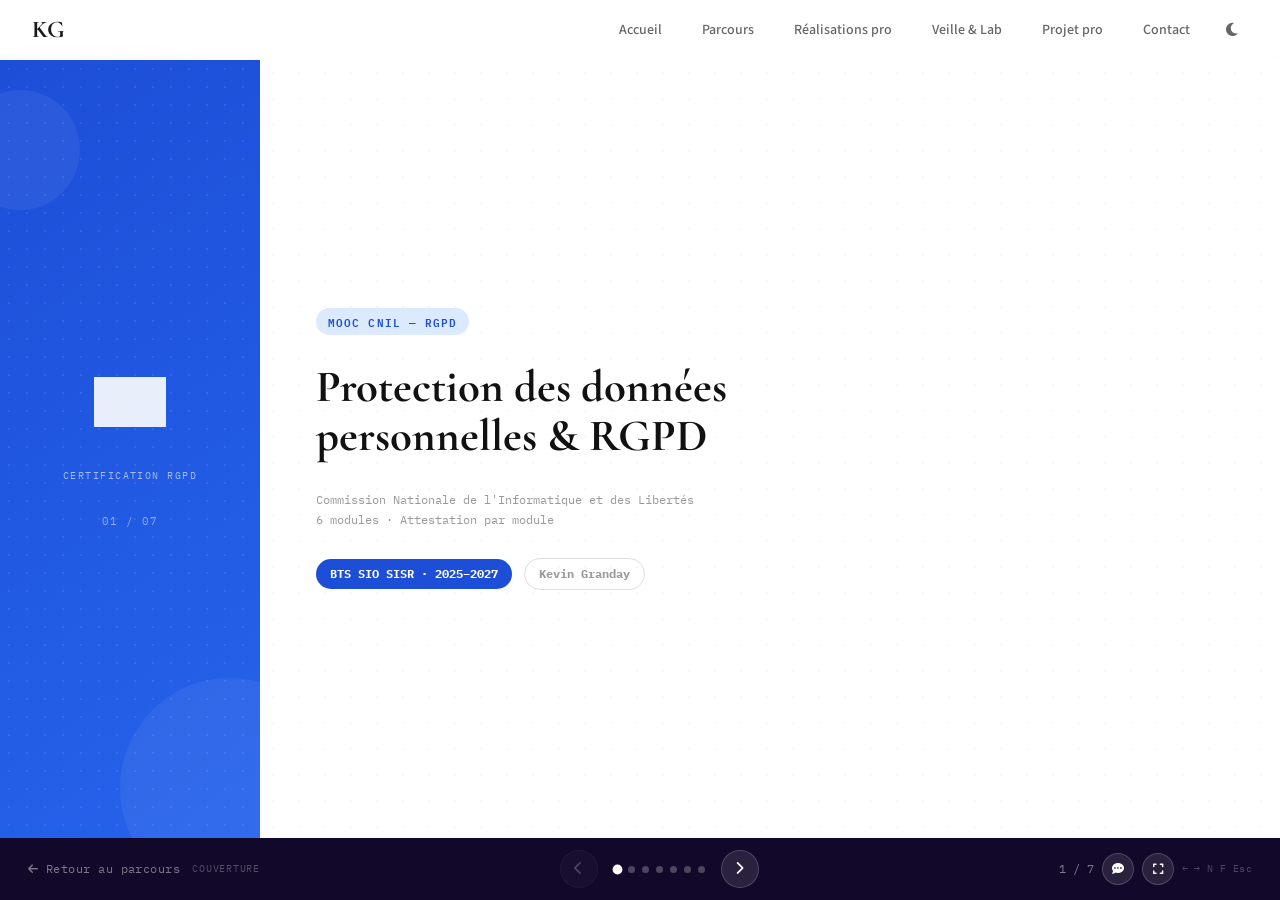
<file: cnil.html>
<!DOCTYPE html>
<html lang="fr">
<head>
    <meta charset="UTF-8">
    <script>var t=localStorage.getItem('theme');if(t==='dark'||(!t&&window.matchMedia('(prefers-color-scheme: dark)').matches))document.documentElement.setAttribute('data-theme','dark');</script>
    <meta name="viewport" content="width=device-width, initial-scale=1.0">
    <title>Présentation CNIL — Kevin Granday</title>
    <meta name="description" content="Présentation de la certification CNIL RGPD de Kevin Granday, BTS SIO SISR.">
    <link rel="icon" type="image/svg+xml" href="favicon.svg">
    <link rel="manifest" href="manifest.json">
    <link rel="apple-touch-icon" href="apple-touch-icon.png">
    <meta name="theme-color" content="#111111" media="(prefers-color-scheme: light)">
    <meta name="theme-color" content="#0a0a0a" media="(prefers-color-scheme: dark)">
    <meta name="mobile-web-app-capable" content="yes">
    <meta name="apple-mobile-web-app-capable" content="yes">
    <meta name="apple-mobile-web-app-status-bar-style" content="black-translucent">
    <meta name="apple-mobile-web-app-title" content="KG Portfolio">
    <link rel="stylesheet" href="style.css?v=45">
    <link rel="preconnect" href="https://fonts.googleapis.com">
    <link rel="preconnect" href="https://fonts.gstatic.com" crossorigin>
    <link href="https://fonts.googleapis.com/css2?family=Cormorant+Garamond:wght@400;500;600;700&family=Source+Sans+3:wght@300;400;500;600;700&family=IBM+Plex+Mono:wght@400;500;600&display=swap" rel="stylesheet">
    <link rel="stylesheet" href="https://cdnjs.cloudflare.com/ajax/libs/font-awesome/6.5.1/css/all.min.css">
    <style>
        html, body { height: 100%; overflow: hidden; }

        .pres-wrapper {
            display: flex;
            flex-direction: column;
            height: calc(100vh - 56px);
            margin-top: 56px;
        }

        .pres-progress {
            height: 4px;
            background: rgba(0,0,0,0.08);
            flex-shrink: 0;
        }
        [data-theme="dark"] .pres-progress { background: rgba(255,255,255,0.1); }

        .pres-progress__fill {
            height: 100%;
            background: #1d4ed8;
            transition: width 0.45s cubic-bezier(.4,0,.2,1), background 0.45s;
            width: 14.28%;
        }

        .pres-slides {
            flex: 1;
            position: relative;
            overflow: hidden;
            min-height: 0;
        }

        .pres-slide {
            position: absolute;
            inset: 0;
            display: flex;
            opacity: 0;
            transform: translateX(48px);
            transition: opacity 0.4s ease, transform 0.4s ease;
            pointer-events: none;
        }
        .pres-slide.active {
            opacity: 1;
            transform: translateX(0);
            pointer-events: all;
        }
        .pres-slide.leaving {
            opacity: 0;
            transform: translateX(-48px);
            transition: opacity 0.3s ease, transform 0.3s ease;
        }

        /* ---- Sidebar ---- */
        .pres-slide__sidebar {
            width: 260px;
            flex-shrink: 0;
            display: flex;
            flex-direction: column;
            align-items: center;
            justify-content: center;
            gap: 28px;
            padding: 40px 32px;
            position: relative;
            overflow: hidden;
        }
        .pres-slide__sidebar::before {
            content: '';
            position: absolute;
            width: 220px; height: 220px;
            background: rgba(255,255,255,0.06);
            border-radius: 50%;
            bottom: -60px; right: -80px;
        }
        .pres-slide__sidebar::after {
            content: '';
            position: absolute;
            width: 120px; height: 120px;
            background: rgba(255,255,255,0.06);
            border-radius: 50%;
            top: 30px; left: -40px;
        }

        .pres-slide__icon-wrap {
            width: 88px; height: 88px;
            border-radius: 50%;
            background: rgba(255,255,255,0.15);
            display: flex;
            align-items: center;
            justify-content: center;
            font-size: 2.4rem;
            color: #fff;
            position: relative;
            z-index: 1;
        }
        .pres-slide__cert-logo {
            width: 40px; height: 40px;
            object-fit: contain;
            filter: brightness(0) invert(1);
            opacity: 0.75;
            position: relative;
            z-index: 1;
        }
        .pres-slide__sidebar-label {
            font-family: 'IBM Plex Mono', monospace;
            font-size: 0.65rem;
            letter-spacing: 0.14em;
            text-transform: uppercase;
            color: rgba(255,255,255,0.6);
            text-align: center;
            position: relative;
            z-index: 1;
        }
        .pres-slide__num {
            font-family: 'IBM Plex Mono', monospace;
            font-size: 0.7rem;
            color: rgba(255,255,255,0.5);
            letter-spacing: 0.1em;
            position: relative;
            z-index: 1;
        }

        /* ---- Content ---- */
        .pres-slide__content {
            flex: 1;
            padding: 48px 56px;
            background-color: #fff;
            background-image: radial-gradient(rgba(0,0,0,0.032) 1px, transparent 1px);
            background-size: 26px 26px;
            overflow-y: auto;
            display: flex;
            flex-direction: column;
            justify-content: center;
            gap: 18px;
        }
        [data-theme="dark"] .pres-slide__content {
            background-color: #0b0f19;
            background-image: 
                radial-gradient(circle at 15% 15%, rgba(99, 102, 241, 0.07) 0%, transparent 50%),
                radial-gradient(circle at 85% 85%, rgba(168, 85, 247, 0.06) 0%, transparent 50%),
                radial-gradient(rgba(255,255,255,0.035) 1px, transparent 1px);
            background-size: 100% 100%, 100% 100%, 26px 26px;
        }

        .pres-slide__tag {
            font-family: 'IBM Plex Mono', monospace;
            font-size: 0.68rem;
            font-weight: 600;
            letter-spacing: 0.1em;
            text-transform: uppercase;
            padding: 4px 12px;
            border-radius: 20px;
            display: inline-block;
            width: fit-content;
        }

        .pres-slide__title {
            font-family: 'Cormorant Garamond', Georgia, serif;
            font-size: clamp(1.8rem, 3vw, 2.6rem);
            font-weight: 700;
            line-height: 1.1;
            color: #111;
            margin: 0;
        }
        [data-theme="dark"] .pres-slide__title { color: #f0f0f0; }

        .pres-slide__text {
            font-size: 0.97rem;
            line-height: 1.8;
            color: #555;
            max-width: 660px;
            margin: 0;
        }
        [data-theme="dark"] .pres-slide__text { color: #bbb; }

        .pres-slide__bullets {
            list-style: none;
            padding: 0; margin: 0;
            display: flex;
            flex-direction: column;
            gap: 10px;
            max-width: 660px;
        }
        .pres-slide__bullets li {
            display: flex;
            align-items: flex-start;
            gap: 12px;
            font-size: 0.96rem;
            color: #444;
            line-height: 1.55;
        }
        [data-theme="dark"] .pres-slide__bullets li { color: #ccc; }

        .pres-slide__bullets li .bul-icon {
            flex-shrink: 0;
            width: 22px; height: 22px;
            border-radius: 50%;
            display: flex;
            align-items: center;
            justify-content: center;
            font-size: 0.6rem;
            margin-top: 2px;
            color: #fff;
        }

        .pres-slide__highlight {
            padding: 14px 20px;
            border-radius: 10px;
            font-size: 0.93rem;
            font-weight: 600;
            color: #333;
            border-left: 4px solid;
            max-width: 660px;
        }
        [data-theme="dark"] .pres-slide__highlight { color: #e0e0e0; }

        .pres-attestations {
            display: flex;
            flex-direction: column;
            gap: 5px;
            padding: 14px 18px;
            background: #f7f7f5;
            border-radius: 10px;
            border: 1px solid #eee;
            max-width: 560px;
        }
        [data-theme="dark"] .pres-attestations { background: #1e1e1e; border-color: #2a2a2a; }

        .pres-attestations__label {
            font-family: 'IBM Plex Mono', monospace;
            font-size: 0.65rem;
            letter-spacing: 0.1em;
            text-transform: uppercase;
            color: #999;
            margin-bottom: 6px;
        }

        .pres-attestations a {
            font-size: 0.82rem;
            color: #666;
            text-decoration: none;
            display: flex;
            align-items: center;
            gap: 8px;
            padding: 3px 0;
            transition: color 0.15s;
        }
        .pres-attestations a i { font-size: 0.75rem; }
        .pres-attestations a:hover { color: #111; }
        [data-theme="dark"] .pres-attestations a { color: #999; }
        [data-theme="dark"] .pres-attestations a:hover { color: #f0f0f0; }

        /* ---- Cas concret ---- */
        .pres-case {
            max-width: 660px;
            border-radius: 10px;
            border: 1px solid #e8e8e4;
            border-left: 3px solid;
            padding: 14px 18px;
            display: flex;
            flex-direction: column;
            gap: 6px;
            background: #fafaf8;
        }
        [data-theme="dark"] .pres-case { background: #1a1a1a; border-color: #2a2a2a; border-left-color: inherit; }

        .pres-case__label {
            font-family: 'IBM Plex Mono', monospace;
            font-size: 0.62rem;
            font-weight: 700;
            letter-spacing: 0.12em;
            text-transform: uppercase;
            display: flex;
            align-items: center;
            gap: 7px;
        }
        .pres-case__text {
            font-size: 0.88rem;
            line-height: 1.68;
            color: #555;
            margin: 0;
        }
        [data-theme="dark"] .pres-case__text { color: #aaa; }

        .pres-slide--1 .pres-case { border-left-color: #1d4ed8; color: #1d4ed8; }
        .pres-slide--2 .pres-case { border-left-color: #6d28d9; color: #6d28d9; }
        .pres-slide--3 .pres-case { border-left-color: #c2410c; color: #c2410c; }
        .pres-slide--4 .pres-case { border-left-color: #0f766e; color: #0f766e; }
        .pres-slide--5 .pres-case { border-left-color: #15803d; color: #15803d; }
        .pres-slide--6 .pres-case { border-left-color: #b45309; color: #b45309; }
        .pres-slide--7 .pres-case { border-left-color: #1e3a8a; color: #1e3a8a; }

        /* ---- Tableau comparatif ---- */
        .pres-table-wrap { max-width: 620px; overflow: hidden; border-radius: 10px; border: 1px solid #e8e8e4; }
        [data-theme="dark"] .pres-table-wrap { border-color: #2a2a2a; }
        .pres-table { width: 100%; border-collapse: collapse; font-size: 0.82rem; }
        .pres-table th {
            padding: 9px 14px;
            text-align: left;
            font-family: 'IBM Plex Mono', monospace;
            font-size: 0.63rem;
            letter-spacing: 0.08em;
            text-transform: uppercase;
            font-weight: 700;
            color: #fff;
        }
        .pres-table td {
            padding: 8px 14px;
            border-top: 1px solid #f0f0ee;
            color: #555;
            vertical-align: middle;
        }
        [data-theme="dark"] .pres-table td { color: #aaa; border-color: #2a2a2a; }
        .pres-table td:first-child { font-weight: 600; color: #333; font-size: 0.8rem; }
        [data-theme="dark"] .pres-table td:first-child { color: #ddd; }
        .pres-table tr:nth-child(odd) td { background: #fafaf8; }
        [data-theme="dark"] .pres-table tr:nth-child(odd) td { background: #1a1a1a; }
        .pres-table .ok { color: #15803d; font-weight: 700; }
        .pres-table .ko { color: #b91c1c; font-weight: 700; }
        .pres-table .mid { color: #b45309; font-weight: 700; }
        .pres-slide--4 .pres-table th { background: #0f766e; }

        /* ---- Navigation ---- */
        .pres-nav {
            display: flex;
            align-items: center;
            justify-content: space-between;
            padding: 12px 28px;
            background: #12082a;
            flex-shrink: 0;
            transition: background 0.45s ease;
        }
        [data-theme="dark"] .pres-nav { background: #0a0512; }

        .pres-nav__left {
            display: flex;
            align-items: center;
            gap: 12px;
        }
        .pres-nav__back {
            font-family: 'IBM Plex Mono', monospace;
            font-size: 0.72rem;
            color: rgba(255,255,255,0.45);
            text-decoration: none;
            letter-spacing: 0.04em;
            transition: color 0.2s;
        }
        .pres-nav__back:hover { color: rgba(255,255,255,0.8); }

        .pres-nav__center {
            display: flex;
            align-items: center;
            gap: 16px;
        }

        .pres-btn {
            background: rgba(255,255,255,0.1);
            border: 1px solid rgba(255,255,255,0.18);
            color: #fff;
            width: 38px; height: 38px;
            border-radius: 50%;
            cursor: pointer;
            font-size: 0.85rem;
            display: flex;
            align-items: center;
            justify-content: center;
            transition: background 0.2s;
        }
        .pres-btn:hover { background: rgba(255,255,255,0.2); }
        .pres-btn:disabled { opacity: 0.25; cursor: not-allowed; }

        .pres-dots {
            display: flex;
            gap: 7px;
            align-items: center;
        }
        .pres-dot {
            width: 7px; height: 7px;
            border-radius: 50%;
            background: rgba(255,255,255,0.25);
            border: none;
            cursor: pointer;
            padding: 0;
            transition: background 0.2s, transform 0.2s;
        }
        .pres-dot.active {
            background: #fff;
            transform: scale(1.4);
        }

        .pres-counter {
            font-family: 'IBM Plex Mono', monospace;
            font-size: 0.72rem;
            color: rgba(255,255,255,0.45);
        }

        .pres-kbd {
            font-family: 'IBM Plex Mono', monospace;
            font-size: 0.62rem;
            color: rgba(255,255,255,0.25);
            letter-spacing: 0.04em;
        }

        /* ---- Slide colors ---- */
        .pres-slide--1 .pres-slide__sidebar { background: radial-gradient(rgba(255,255,255,0.09) 1px,transparent 1px) 0 0/18px 18px, linear-gradient(145deg, #1d4ed8, #2563eb); }
        .pres-slide--2 .pres-slide__sidebar { background: radial-gradient(rgba(255,255,255,0.09) 1px,transparent 1px) 0 0/18px 18px, linear-gradient(145deg, #6d28d9, #7c3aed); }
        .pres-slide--3 .pres-slide__sidebar { background: radial-gradient(rgba(255,255,255,0.09) 1px,transparent 1px) 0 0/18px 18px, linear-gradient(145deg, #c2410c, #ea580c); }
        .pres-slide--4 .pres-slide__sidebar { background: radial-gradient(rgba(255,255,255,0.09) 1px,transparent 1px) 0 0/18px 18px, linear-gradient(145deg, #0f766e, #0d9488); }
        .pres-slide--5 .pres-slide__sidebar { background: radial-gradient(rgba(255,255,255,0.09) 1px,transparent 1px) 0 0/18px 18px, linear-gradient(145deg, #15803d, #16a34a); }
        .pres-slide--6 .pres-slide__sidebar { background: radial-gradient(rgba(255,255,255,0.09) 1px,transparent 1px) 0 0/18px 18px, linear-gradient(145deg, #b45309, #d97706); }
        .pres-slide--7 .pres-slide__sidebar { background: radial-gradient(rgba(255,255,255,0.09) 1px,transparent 1px) 0 0/18px 18px, linear-gradient(145deg, #1e3a8a, #1d4ed8); }

        .pres-slide--1 .pres-slide__tag { background: #dbeafe; color: #1d4ed8; }
        .pres-slide--2 .pres-slide__tag { background: #ede9fe; color: #6d28d9; }
        .pres-slide--3 .pres-slide__tag { background: #ffedd5; color: #c2410c; }
        .pres-slide--4 .pres-slide__tag { background: #ccfbf1; color: #0f766e; }
        .pres-slide--5 .pres-slide__tag { background: #dcfce7; color: #15803d; }
        .pres-slide--6 .pres-slide__tag { background: #fef3c7; color: #b45309; }
        .pres-slide--7 .pres-slide__tag { background: #dbeafe; color: #1e3a8a; }

        .pres-slide--1 .bul-icon { background: #1d4ed8; }
        .pres-slide--2 .bul-icon { background: #6d28d9; }
        .pres-slide--3 .bul-icon { background: #c2410c; }
        .pres-slide--4 .bul-icon { background: #0f766e; }
        .pres-slide--5 .bul-icon { background: #15803d; }
        .pres-slide--6 .bul-icon { background: #b45309; }
        .pres-slide--7 .bul-icon { background: #1e3a8a; }

        .pres-slide--1 .pres-slide__highlight { background: #eff6ff; border-color: #1d4ed8; }
        .pres-slide--2 .pres-slide__highlight { background: #f5f3ff; border-color: #6d28d9; }
        .pres-slide--3 .pres-slide__highlight { background: #fff7ed; border-color: #c2410c; }
        .pres-slide--4 .pres-slide__highlight { background: #f0fdfa; border-color: #0f766e; }
        .pres-slide--5 .pres-slide__highlight { background: #f0fdf4; border-color: #15803d; }
        .pres-slide--6 .pres-slide__highlight { background: #fffbeb; border-color: #b45309; }
        .pres-slide--7 .pres-slide__highlight { background: #eff6ff; border-color: #1e3a8a; }

        [data-theme="dark"] .pres-slide--1 .pres-slide__highlight { background: rgba(29,78,216,0.12); }
        [data-theme="dark"] .pres-slide--2 .pres-slide__highlight { background: rgba(109,40,217,0.12); }
        [data-theme="dark"] .pres-slide--3 .pres-slide__highlight { background: rgba(194,65,12,0.12); }
        [data-theme="dark"] .pres-slide--4 .pres-slide__highlight { background: rgba(15,118,110,0.12); }
        [data-theme="dark"] .pres-slide--5 .pres-slide__highlight { background: rgba(21,128,61,0.12); }
        [data-theme="dark"] .pres-slide--6 .pres-slide__highlight { background: rgba(180,83,9,0.12); }
        [data-theme="dark"] .pres-slide--7 .pres-slide__highlight { background: rgba(30,58,138,0.12); }

        /* ---- Cover slide ---- */
        .pres-cover__logo { width: 72px; height: 72px; object-fit: contain; filter: brightness(0) invert(1); opacity: 0.9; position: relative; z-index: 1; }
        .pres-cover__content { justify-content: center !important; gap: 28px !important; }
        .pres-cover__title { font-family: 'Cormorant Garamond', Georgia, serif; font-size: clamp(2rem, 3.5vw, 3rem); font-weight: 700; line-height: 1.1; color: #111; margin: 0; }
        [data-theme="dark"] .pres-cover__title { color: #f0f0f0; }
        .pres-cover__org { font-family: 'IBM Plex Mono', monospace; font-size: 0.78rem; color: #999; line-height: 1.6; margin: 0; }
        .pres-cover__meta { display: flex; align-items: center; gap: 12px; flex-wrap: wrap; }
        .pres-cover__badge { font-family: 'IBM Plex Mono', monospace; font-size: 0.72rem; font-weight: 700; padding: 5px 14px; border-radius: 20px; }
        .pres-cover__badge--solid { color: #fff; background: #1d4ed8; }
        .pres-cover__badge--outline { color: #999; border: 1px solid #ddd; }
        [data-theme="dark"] .pres-cover__badge--outline { border-color: #333; color: #666; }

        /* ---- Icon pop animation ---- */
        @keyframes iconPop {
            0% { transform: scale(0.7); opacity: 0.4; }
            65% { transform: scale(1.12); }
            100% { transform: scale(1); opacity: 1; }
        }
        .pres-slide.active .pres-slide__icon-wrap { animation: iconPop 0.5s cubic-bezier(.34,1.56,.64,1) forwards; }

        /* ---- Notes présentateur ---- */
        .pres-notes { padding: 11px 28px; background: rgba(0,0,0,0.38); border-top: 1px solid rgba(255,255,255,0.07); display: flex; align-items: flex-start; gap: 14px; flex-shrink: 0; }
        .pres-notes[hidden] { display: none; }
        .pres-notes__label { font-family: 'IBM Plex Mono', monospace; font-size: 0.6rem; letter-spacing: 0.12em; text-transform: uppercase; color: rgba(255,255,255,0.35); flex-shrink: 0; display: flex; align-items: center; gap: 5px; padding-top: 2px; }
        .pres-notes__text { font-size: 0.86rem; color: rgba(255,255,255,0.72); line-height: 1.55; margin: 0; flex: 1; }

        /* ---- Section name & nav right ---- */
        .pres-section-name { font-family: 'IBM Plex Mono', monospace; font-size: 0.6rem; letter-spacing: 0.08em; text-transform: uppercase; color: rgba(255,255,255,0.28); }
        .pres-nav__right { display: flex; align-items: center; gap: 8px; }
        .pres-btn--sm { width: 32px !important; height: 32px !important; font-size: 0.74rem !important; }

        /* ---- Responsive ---- */
        @media (max-width: 768px) {
            .pres-slide { flex-direction: column; }
            .pres-slide__sidebar {
                width: 100%; height: 130px;
                flex-direction: row;
                justify-content: flex-start;
                padding: 20px 24px;
                gap: 16px;
            }
            .pres-slide__icon-wrap { width: 60px; height: 60px; font-size: 1.6rem; }
            .pres-slide__content { padding: 28px 24px; justify-content: flex-start; }
            .pres-slide__title { font-size: 1.6rem; }
            .pres-kbd { display: none; }
        }
    </style>
</head>
<body>

    <!-- NAVBAR -->
    <nav class="nav" id="nav">
        <a href="index.html" class="nav__logo">KG</a>
        <button class="nav__theme nav__theme--topbar" id="themeToggleTop" aria-label="Thème sombre"><i class="fas fa-moon"></i></button>
        <button class="nav__toggle" id="navToggle" aria-label="Menu">
            <span></span><span></span><span></span>
        </button>
    </nav>
    <ul class="nav__menu" id="navMenu">
        <li><a href="index.html" class="nav__link">Accueil</a></li>
        <li><a href="parcours.html" class="nav__link">Parcours</a></li>
        <li><a href="realisations.html" class="nav__link">Réalisations pro</a></li>
        <li><a href="veille.html" class="nav__link">Veille &amp; Lab</a></li>
        <li><a href="projet.html" class="nav__link">Projet pro</a></li>
        <li><a href="contact.html" class="nav__link">Contact</a></li>
        <li><button class="nav__theme" id="themeToggle" aria-label="Thème sombre"><i class="fas fa-moon"></i></button></li>
    </ul>
    <dialog class="nav__dialog" id="navDialog">
        <ul class="nav__dialog-menu">
            <li><a href="index.html" class="nav__link">Accueil</a></li>
            <li><a href="parcours.html" class="nav__link">Parcours</a></li>
            <li><a href="realisations.html" class="nav__link">Réalisations pro</a></li>
            <li><a href="veille.html" class="nav__link">Veille &amp; Lab</a></li>
            <li><a href="projet.html" class="nav__link">Projet pro</a></li>
            <li><a href="contact.html" class="nav__link">Contact</a></li>
        </ul>
    </dialog>

    <div class="page-content">

    <!-- PRESENTATION -->
    <div class="pres-wrapper">

        <!-- Progress bar -->
        <div class="pres-progress"><div class="pres-progress__fill" id="progressFill"></div></div>

        <!-- Slides -->
        <div class="pres-slides" id="slidesContainer">

            <!-- Slide 0 — Couverture -->
            <div class="pres-slide pres-slide--1">
                <div class="pres-slide__sidebar">
                    <picture><source srcset="images/logo-cnil.webp" type="image/webp"><img src="images/logo-cnil.png" alt="CNIL" class="pres-cover__logo"></picture>
                    <span class="pres-slide__sidebar-label">Certification RGPD</span>
                    <span class="pres-slide__num">01 / 07</span>
                </div>
                <div class="pres-slide__content pres-cover__content">
                    <span class="pres-slide__tag">MOOC CNIL — RGPD</span>
                    <h1 class="pres-cover__title">Protection des données<br>personnelles &amp; RGPD</h1>
                    <p class="pres-cover__org">Commission Nationale de l'Informatique et des Libertés<br>6 modules · Attestation par module</p>
                    <div class="pres-cover__meta">
                        <span class="pres-cover__badge pres-cover__badge--solid">BTS SIO SISR · 2025–2027</span>
                        <span class="pres-cover__badge pres-cover__badge--outline">Kevin Granday</span>
                    </div>
                </div>
            </div>

            <!-- Slide 1 — Mon projet professionnel -->
            <div class="pres-slide pres-slide--2">
                <div class="pres-slide__sidebar">
                    <div class="pres-slide__icon-wrap"><i class="fas fa-bullseye"></i></div>
                    <picture><source srcset="images/logo-cnil.webp" type="image/webp"><img src="images/logo-cnil.png" alt="CNIL" class="pres-slide__cert-logo"></picture>
                    <span class="pres-slide__sidebar-label">Mon parcours</span>
                    <span class="pres-slide__num">02 / 07</span>
                </div>
                <div class="pres-slide__content">
                    <span class="pres-slide__tag">Mon projet professionnel</span>
                    <h2 class="pres-slide__title">Technicien systèmes<br>& réseaux</h2>
                    <ul class="pres-slide__bullets">
                        <li>
                            <span class="bul-icon"><i class="fas fa-server"></i></span>
                            <span>Objectif : exercer en tant que <strong>technicien systèmes et réseaux</strong>, dans des environnements où la conformité et la sécurité font partie du quotidien</span>
                        </li>
                        <li>
                            <span class="bul-icon"><i class="fas fa-building"></i></span>
                            <span>Secteurs visés : <strong>collectivités territoriales, secteur de la santé, ESN spécialisée sécurité</strong> — secteurs fortement exposés au RGPD</span>
                        </li>
                        <li>
                            <span class="bul-icon"><i class="fas fa-scale-balanced"></i></span>
                            <span>Dans ces secteurs, un technicien qui connaît le RGPD est une <strong>exigence, pas un bonus</strong></span>
                        </li>
                    </ul>
                </div>
            </div>

            <!-- Slide 3 — Analyse du besoin -->
            <div class="pres-slide pres-slide--3">
                <div class="pres-slide__sidebar">
                    <div class="pres-slide__icon-wrap"><i class="fas fa-magnifying-glass-chart"></i></div>
                    <picture><source srcset="images/logo-cnil.webp" type="image/webp"><img src="images/logo-cnil.png" alt="CNIL" class="pres-slide__cert-logo"></picture>
                    <span class="pres-slide__sidebar-label">Pourquoi cette certification ?</span>
                    <span class="pres-slide__num">03 / 07</span>
                </div>
                <div class="pres-slide__content">
                    <span class="pres-slide__tag">Analyse du besoin</span>
                    <h2 class="pres-slide__title">Combler une lacune<br>réelle du marché</h2>
                    <ul class="pres-slide__bullets">
                        <li>
                            <span class="bul-icon"><i class="fas fa-triangle-exclamation"></i></span>
                            <span>La formation SISR couvre l'infrastructure, mais <strong>la dimension juridique est absente</strong> du programme</span>
                        </li>
                        <li>
                            <span class="bul-icon"><i class="fas fa-database"></i></span>
                            <span>Toute entreprise collecte des données personnelles — <strong>employés, clients, partenaires</strong> — obligation RGPD depuis 2018</span>
                        </li>
                        <li>
                            <span class="bul-icon"><i class="fas fa-euro-sign"></i></span>
                            <span>Sanctions pouvant atteindre <strong>4% du chiffre d'affaires mondial</strong> — ignorance de la loi n'est pas une excuse</span>
                        </li>
                    </ul>
                    <div class="pres-case">
                        <span class="pres-case__label"><i class="fas fa-gavel"></i> Sanction réelle — CNIL vs Amazon France, 2023</span>
                        <p class="pres-case__text">Amazon France Logistique a été condamné à <strong>32 millions d'euros</strong> par la CNIL pour surveillance excessive de ses entrepôts : badges RFID traqués à la seconde, délais entre scans analysés, temps de pause mesurés. Un technicien qui aurait déployé ces systèmes sans connaître le RGPD <strong>aurait contribué directement à cette violation</strong>, sans s'en rendre compte.</p>
                    </div>
                </div>
            </div>

            <!-- Slide 4 — État de l'offre -->
            <div class="pres-slide pres-slide--4">
                <div class="pres-slide__sidebar">
                    <div class="pres-slide__icon-wrap"><i class="fas fa-building-columns"></i></div>
                    <picture><source srcset="images/logo-cnil.webp" type="image/webp"><img src="images/logo-cnil.png" alt="CNIL" class="pres-slide__cert-logo"></picture>
                    <span class="pres-slide__sidebar-label">L'organisme certificateur</span>
                    <span class="pres-slide__num">04 / 07</span>
                </div>
                <div class="pres-slide__content">
                    <span class="pres-slide__tag">État de l'offre de certification</span>
                    <h2 class="pres-slide__title">La CNIL — autorité<br>française de référence</h2>
                    <ul class="pres-slide__bullets">
                        <li>
                            <span class="bul-icon"><i class="fas fa-gavel"></i></span>
                            <span>La CNIL contrôle l'application du RGPD en France et <strong>sanctionne les entreprises non conformes</strong></span>
                        </li>
                        <li>
                            <span class="bul-icon"><i class="fas fa-star"></i></span>
                            <span>Son MOOC : <strong>la source la plus légitime</strong> — produit directement par l'autorité de régulation</span>
                        </li>
                        <li>
                            <span class="bul-icon"><i class="fas fa-gift"></i></span>
                            <span><strong>Gratuit et accessible</strong> à tous, attestations par module comme preuve concrète</span>
                        </li>
                    </ul>
                    <div class="pres-table-wrap">
                        <table class="pres-table">
                            <thead><tr>
                                <th>Critère</th>
                                <th>MOOC CNIL ✓</th>
                                <th>Coursera RGPD</th>
                                <th>OpenClassrooms</th>
                            </tr></thead>
                            <tbody>
                                <tr><td>Source</td><td><span class="ok">Autorité officielle FR</span></td><td>Université privée</td><td>Plateforme privée</td></tr>
                                <tr><td>Coût</td><td><span class="ok">Gratuit</span></td><td><span class="ko">Payant</span></td><td><span class="ko">Payant</span></td></tr>
                                <tr><td>Attestations</td><td><span class="ok">Par module (×6)</span></td><td><span class="mid">Par formation</span></td><td><span class="mid">Par formation</span></td></tr>
                                <tr><td>Légitimité RGPD</td><td><span class="ok">Maximale</span></td><td><span class="mid">Moyenne</span></td><td><span class="ko">Faible</span></td></tr>
                            </tbody>
                        </table>
                    </div>
                </div>
            </div>

            <!-- Slide 5 — Ma démarche -->
            <div class="pres-slide pres-slide--5">
                <div class="pres-slide__sidebar">
                    <div class="pres-slide__icon-wrap"><i class="fas fa-road"></i></div>
                    <picture><source srcset="images/logo-cnil.webp" type="image/webp"><img src="images/logo-cnil.png" alt="CNIL" class="pres-slide__cert-logo"></picture>
                    <span class="pres-slide__sidebar-label">Comment j'ai préparé</span>
                    <span class="pres-slide__num">05 / 07</span>
                </div>
                <div class="pres-slide__content">
                    <span class="pres-slide__tag">Ma démarche de préparation</span>
                    <h2 class="pres-slide__title">6 modules — entièrement<br>en autonomie</h2>
                    <ul class="pres-slide__bullets">
                        <li>
                            <span class="bul-icon"><i class="fas fa-person-walking"></i></span>
                            <span>Formation suivie <strong>à mon rythme, en dehors des heures de cours</strong> — approche autodidacte</span>
                        </li>
                        <li>
                            <span class="bul-icon"><i class="fas fa-circle-check"></i></span>
                            <span>Chaque module validé par <strong>un QCM</strong> donnant lieu à une attestation téléchargeable</span>
                        </li>
                        <li>
                            <span class="bul-icon"><i class="fas fa-code"></i></span>
                            <span>En parallèle : développement d'un <strong>framework de pentest Python</strong> et d'un toolkit PowerShell Active Directory</span>
                        </li>
                    </ul>
                    <div class="pres-attestations">
                        <span class="pres-attestations__label"><i class="fas fa-file-pdf"></i> Attestations obtenues</span>
                        <a href="docs/RGPD%20et%20CNIL/Certificat_.pdf" target="_blank" rel="noopener"><i class="fas fa-file-pdf"></i> Module 1 — Le RGPD et ses notions clés</a>
                        <a href="docs/RGPD%20et%20CNIL/Attestation_de_suivi.pdf" target="_blank" rel="noopener"><i class="fas fa-file-pdf"></i> Module 2 — Les principes de la protection des données</a>
                        <a href="docs/RGPD%20et%20CNIL/Certificat3.pdf" target="_blank" rel="noopener"><i class="fas fa-file-pdf"></i> Module 3 — Les responsabilités des acteurs</a>
                        <a href="docs/RGPD%20et%20CNIL/Certificat4.pdf" target="_blank" rel="noopener"><i class="fas fa-file-pdf"></i> Module 4 — Le DPO et les outils de la conformité</a>
                        <a href="docs/RGPD%20et%20CNIL/Certificat5.pdf" target="_blank" rel="noopener"><i class="fas fa-file-pdf"></i> Module 5 — Les collectivités territoriales</a>
                        <a href="docs/RGPD%20et%20CNIL/Attestation_de_suivi6.pdf" target="_blank" rel="noopener"><i class="fas fa-file-pdf"></i> Module 6 — Travail et données personnelles</a>
                    </div>
                </div>
            </div>

            <!-- Slide 6 — Résultats -->
            <div class="pres-slide pres-slide--6">
                <div class="pres-slide__sidebar">
                    <div class="pres-slide__icon-wrap"><i class="fas fa-trophy"></i></div>
                    <picture><source srcset="images/logo-cnil.webp" type="image/webp"><img src="images/logo-cnil.png" alt="CNIL" class="pres-slide__cert-logo"></picture>
                    <span class="pres-slide__sidebar-label">Ce que j'ai obtenu</span>
                    <span class="pres-slide__num">06 / 07</span>
                </div>
                <div class="pres-slide__content">
                    <span class="pres-slide__tag">Résultats &amp; acquis</span>
                    <h2 class="pres-slide__title">6 attestations —<br>ce que je suis capable de faire</h2>
                    <ul class="pres-slide__bullets">
                        <li>
                            <span class="bul-icon"><i class="fas fa-scale-balanced"></i></span>
                            <span>Je suis capable d'<strong>identifier la base légale applicable</strong> à un traitement de données dans une organisation</span>
                        </li>
                        <li>
                            <span class="bul-icon"><i class="fas fa-people-group"></i></span>
                            <span>Je suis capable de <strong>répondre à une demande d'exercice de droits</strong> (accès, effacement, portabilité) en tant que technicien</span>
                        </li>
                        <li>
                            <span class="bul-icon"><i class="fas fa-sitemap"></i></span>
                            <span>Je suis capable de <strong>distinguer les rôles RGPD</strong> (responsable, sous-traitant, DPO) dans une relation contractuelle ou technique</span>
                        </li>
                        <li>
                            <span class="bul-icon"><i class="fas fa-file-lines"></i></span>
                            <span>Je suis capable de <strong>lire un cadre réglementaire et de l'appliquer</strong> à une situation technique concrète</span>
                        </li>
                    </ul>
                </div>
            </div>

            <!-- Slide 7 — Conclusion -->
            <div class="pres-slide pres-slide--7">
                <div class="pres-slide__sidebar">
                    <div class="pres-slide__icon-wrap"><i class="fas fa-rocket"></i></div>
                    <picture><source srcset="images/logo-cnil.webp" type="image/webp"><img src="images/logo-cnil.png" alt="CNIL" class="pres-slide__cert-logo"></picture>
                    <span class="pres-slide__sidebar-label">La suite</span>
                    <span class="pres-slide__num">07 / 07</span>
                </div>
                <div class="pres-slide__content">
                    <span class="pres-slide__tag">Conclusion &amp; perspectives</span>
                    <h2 class="pres-slide__title">La dimension juridique<br>qui complète le technique</h2>
                    <p class="pres-slide__text">
                        Cette certification m'a apporté ce que la formation technique seule ne couvre pas : comprendre les règles qui encadrent les données que je manipule au quotidien. Un technicien qui connaît le RGPD est plus complet et plus fiable.
                    </p>
                    <div class="pres-slide__highlight">
                        Pour un employeur dans les secteurs réglementés — santé, collectivités, banque — recruter un technicien formé au RGPD réduit le risque de non-conformité <strong>dès la mise en place des systèmes</strong>, sans attendre un audit ou une sanction.
                    </div>
                    <ul class="pres-slide__bullets">
                        <li>
                            <span class="bul-icon"><i class="fas fa-shield-halved"></i></span>
                            <span><strong>SecNumacadémie ANSSI</strong> — cybersécurité (déjà validée)</span>
                        </li>
                        <li>
                            <span class="bul-icon"><i class="fas fa-network-wired"></i></span>
                            <span><strong>CCNA</strong> — réseau Cisco</span>
                        </li>
                        <li>
                            <span class="bul-icon"><i class="fas fa-lock"></i></span>
                            <span><strong>CompTIA Security+</strong> — cybersécurité internationale</span>
                        </li>
                        <li>
                            <span class="bul-icon"><i class="fas fa-graduation-cap"></i></span>
                            <span><strong>Master cybersécurité</strong> à l'IPSSI</span>
                        </li>
                    </ul>
                </div>
            </div>

        </div><!-- /.pres-slides -->

        <!-- Notes présentateur -->
        <div class="pres-notes" id="notesPanel" hidden>
            <span class="pres-notes__label"><i class="fas fa-comment-dots"></i> Notes</span>
            <p class="pres-notes__text" id="notesText"></p>
        </div>

        <!-- Navigation -->
        <div class="pres-nav" id="presNav">
            <div class="pres-nav__left">
                <a href="parcours.html" class="pres-nav__back"><i class="fas fa-arrow-left"></i> Retour au parcours</a>
                <span class="pres-section-name" id="sectionName"></span>
            </div>
            <div class="pres-nav__center">
                <button class="pres-btn" id="prevBtn" disabled aria-label="Diapo précédente"><i class="fas fa-chevron-left"></i></button>
                <div class="pres-dots" id="dotsContainer">
                    <button class="pres-dot active" data-slide="0" aria-label="Diapo 1"></button>
                    <button class="pres-dot" data-slide="1" aria-label="Diapo 2"></button>
                    <button class="pres-dot" data-slide="2" aria-label="Diapo 3"></button>
                    <button class="pres-dot" data-slide="3" aria-label="Diapo 4"></button>
                    <button class="pres-dot" data-slide="4" aria-label="Diapo 5"></button>
                    <button class="pres-dot" data-slide="5" aria-label="Diapo 6"></button>
                    <button class="pres-dot" data-slide="6" aria-label="Diapo 7"></button>
                </div>
                <button class="pres-btn" id="nextBtn" aria-label="Diapo suivante"><i class="fas fa-chevron-right"></i></button>
            </div>
            <div class="pres-nav__right">
                <span class="pres-counter" id="counter">1 / 7</span>
                <button class="pres-btn pres-btn--sm" id="notesBtn" title="Notes (N)"><i class="fas fa-comment-dots"></i></button>
                <button class="pres-btn pres-btn--sm" id="fsBtn" title="Plein écran (F)"><i class="fas fa-expand"></i></button>
                <span class="pres-kbd">← → N F Esc</span>
            </div>
        </div>

    </div><!-- /.pres-wrapper -->

        </div><!-- /.page-content -->

    <script src="main.js?v=43"></script>
    <script>
        const slides = Array.from(document.querySelectorAll('.pres-slide'));
        const dots = Array.from(document.querySelectorAll('.pres-dot'));
        const progressFill = document.getElementById('progressFill');
        const prevBtn = document.getElementById('prevBtn');
        const nextBtn = document.getElementById('nextBtn');
        const counter = document.getElementById('counter');
        const nav = document.querySelector('.pres-nav');
        const notesPanel = document.getElementById('notesPanel');
        const notesText = document.getElementById('notesText');
        const sectionNameEl = document.getElementById('sectionName');
        const notesBtn = document.getElementById('notesBtn');
        const fsBtn = document.getElementById('fsBtn');

        const colors = ['#1d4ed8','#6d28d9','#c2410c','#0f766e','#15803d','#b45309','#1e3a8a'];
        const navColors = ['#12082a','#12082a','#2a0c04','#031a16','#041a08','#180d00','#060a1e'];
        const sectionNames = ['Couverture','Mon projet professionnel','Analyse du besoin','État de l\'offre','Ma démarche','Résultats & acquis','Conclusion'];
        const notes = [
            'Présenter la certification : MOOC CNIL sur le RGPD, 6 modules, attestation par module. Dire pourquoi c\'est pertinent pour un futur admin systèmes.',
            '① Objectif : admin systèmes/réseaux puis cybersécurité. ② Secteurs visés : santé, collectivités, ESN — fortement exposés au RGPD. ③ Dans ces secteurs, connaître le RGPD c\'est une exigence, pas un bonus.',
            '① Le SISR couvre l\'infra mais pas la dimension juridique. ② Toute entreprise collecte des données — obligation RGPD depuis 2018. ③ Sanctions : jusqu\'à 4% du CA mondial. ④ Amazon : 32M€ pour surveillance excessive des entrepôts. L\'admin qui déployait les badges RFID n\'a pas mesuré les implications.',
            '① La CNIL sanctionne les entreprises — c\'est l\'autorité qui contrôle. ② Son MOOC est la source la plus légitime, produit par l\'autorité elle-même. ③ Gratuit, certifié module par module — 6 attestations PDF téléchargeables.',
            '① Formation suivie en autonomie, en dehors des heures de cours. ② Chaque module validé par QCM → attestation. ③ En parallèle : développement d\'un framework pentest Python et d\'un toolkit PowerShell AD — confronter le droit à la technique.',
            '① Identifier la base légale d\'un traitement (consentement, intérêt légitime...). ② Répondre à une demande de droit d\'accès ou d\'effacement. ③ Distinguer responsable de traitement et sous-traitant dans un contrat. ④ Lire un texte réglementaire et l\'appliquer à une situation technique concrète.',
            '① Avant : RGPD = contrainte juridique extérieure au métier. ② Après : chaque action technique — AD, droits d\'accès, supervision — a une dimension RGPD. ③ Amazon 32M€ : l\'admin n\'a pas mesuré les risques. Moi, aujourd\'hui, je les mesure.'
        ];
        let current = 0;

        function goTo(n) {
            if (n === current) return;
            slides[current].classList.add('leaving');
            slides[current].classList.remove('active');
            dots[current].classList.remove('active');
            const prev = current;
            current = n;
            setTimeout(() => slides[prev].classList.remove('leaving'), 350);
            slides[current].classList.add('active');
            dots[current].classList.add('active');
            progressFill.style.width = `${((current + 1) / slides.length) * 100}%`;
            progressFill.style.background = colors[current];
            nav.style.background = navColors[current];
            counter.textContent = `${current + 1} / ${slides.length}`;
            sectionNameEl.textContent = sectionNames[current];
            notesText.textContent = notes[current];
            prevBtn.disabled = current === 0;
            nextBtn.disabled = current === slides.length - 1;
        }

        prevBtn.addEventListener('click', () => current > 0 && goTo(current - 1));
        nextBtn.addEventListener('click', () => current < slides.length - 1 && goTo(current + 1));
        dots.forEach((dot, i) => dot.addEventListener('click', () => goTo(i)));

        notesBtn.addEventListener('click', () => { notesPanel.hidden = !notesPanel.hidden; });

        fsBtn.addEventListener('click', () => {
            if (!document.fullscreenElement) document.documentElement.requestFullscreen();
            else document.exitFullscreen();
        });
        document.addEventListener('fullscreenchange', () => {
            fsBtn.querySelector('i').className = document.fullscreenElement ? 'fas fa-compress' : 'fas fa-expand';
        });

        document.addEventListener('keydown', e => {
            if (e.key === 'ArrowLeft' && current > 0) goTo(current - 1);
            if (e.key === 'ArrowRight' && current < slides.length - 1) goTo(current + 1);
            if (e.key === 'n' || e.key === 'N') notesBtn.click();
            if (e.key === 'f' || e.key === 'F') fsBtn.click();
            if (e.key === 'Escape') {
                if (document.fullscreenElement) document.exitFullscreen();
                else window.location.href = 'parcours.html';
            }
        });

        let touchStartX = 0;
        document.getElementById('slidesContainer').addEventListener('touchstart', e => { touchStartX = e.touches[0].clientX; });
        document.getElementById('slidesContainer').addEventListener('touchend', e => {
            const dx = e.changedTouches[0].clientX - touchStartX;
            if (Math.abs(dx) > 50) dx < 0 ? nextBtn.click() : prevBtn.click();
        });

        slides[0].classList.add('active');
        progressFill.style.width = `${(1 / slides.length) * 100}%`;
        progressFill.style.background = colors[0];
        nav.style.background = navColors[0];
        sectionNameEl.textContent = sectionNames[0];
        notesText.textContent = notes[0];
    </script>
</body>
</html>
</file>
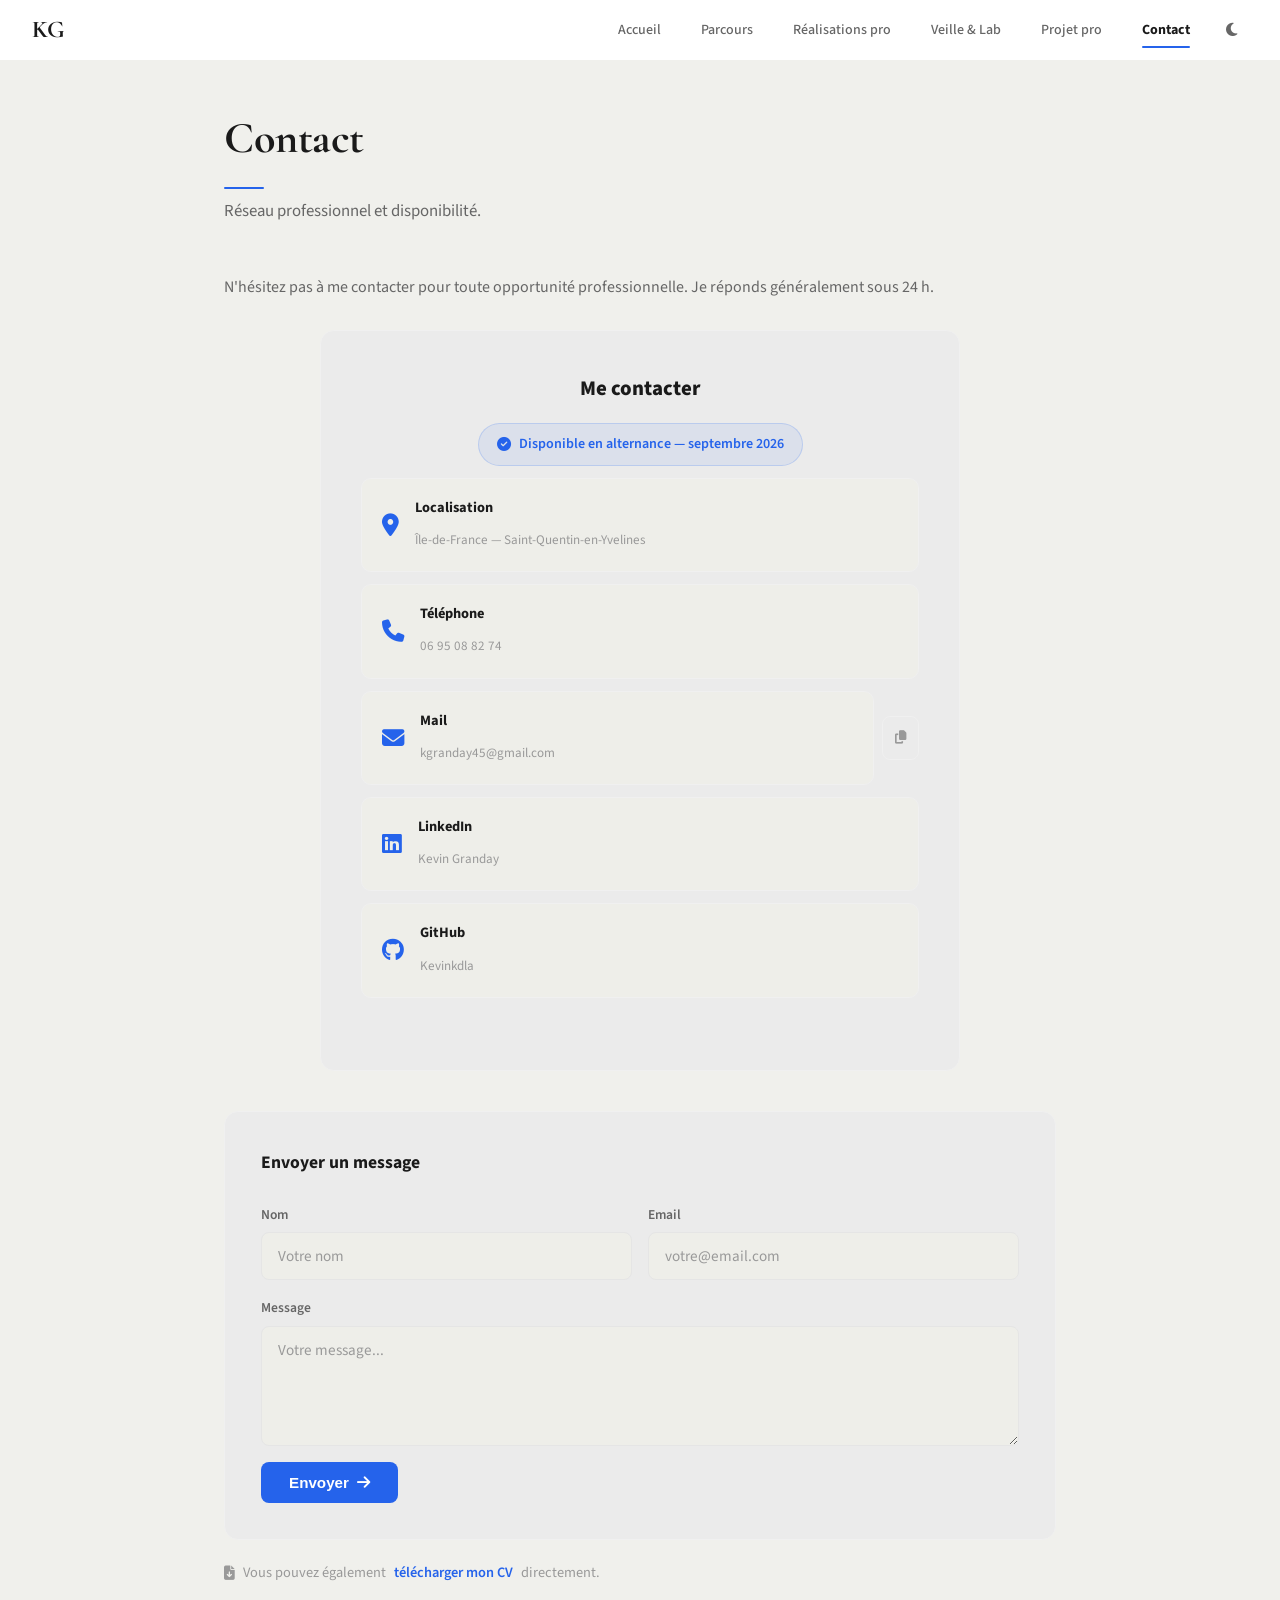
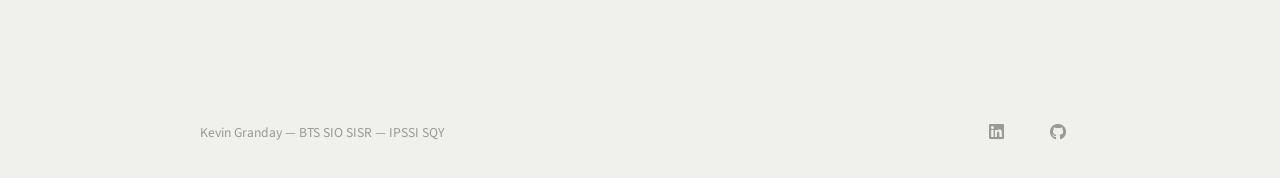
<file: contact.html>
<!DOCTYPE html>
<html lang="fr">
<head>
    <meta charset="UTF-8">
    <script>var t=localStorage.getItem('theme');if(t==='dark'||(!t&&window.matchMedia('(prefers-color-scheme: dark)').matches))document.documentElement.setAttribute('data-theme','dark');</script>
    <meta name="viewport" content="width=device-width, initial-scale=1.0">
    <title>Contact — Kevin Granday</title>
    <meta name="description" content="Contactez Kevin Granday, étudiant BTS SIO SISR à l'IPSSI SQY.">
    <link rel="icon" type="image/svg+xml" href="favicon.svg">
    <link rel="manifest" href="manifest.json">
    <link rel="apple-touch-icon" href="apple-touch-icon.png">
    <meta name="theme-color" content="#111111" media="(prefers-color-scheme: light)">
    <meta name="theme-color" content="#0a0a0a" media="(prefers-color-scheme: dark)">
    <meta name="mobile-web-app-capable" content="yes">
    <meta name="apple-mobile-web-app-capable" content="yes">
    <meta name="apple-mobile-web-app-status-bar-style" content="black-translucent">
    <meta name="apple-mobile-web-app-title" content="KG Portfolio">
    <meta property="og:title" content="Contact — Kevin Granday">
    <meta property="og:description" content="Contactez Kevin Granday, étudiant BTS SIO SISR à l'IPSSI SQY.">
    <meta property="og:type" content="website">
    <meta property="og:url" content="https://kevin-granday-portfolio.netlify.app/contact.html">
    <meta property="og:image" content="https://kevin-granday-portfolio.netlify.app/images/photo-kevin.webp">
    <meta name="twitter:card" content="summary_large_image">
    <meta name="twitter:title" content="Contact — Kevin Granday">
    <meta name="twitter:description" content="Contactez Kevin Granday, étudiant BTS SIO SISR à l'IPSSI SQY.">
    <link rel="canonical" href="https://kevin-granday-portfolio.netlify.app/contact.html">
    <link rel="stylesheet" href="style.css?v=45">
    <link rel="preconnect" href="https://fonts.googleapis.com">
    <link rel="preconnect" href="https://fonts.gstatic.com" crossorigin>
    <link href="https://fonts.googleapis.com/css2?family=Cormorant+Garamond:wght@400;500;600;700&family=Source+Sans+3:wght@300;400;500;600;700&family=IBM+Plex+Mono:wght@400;500;600&display=swap" rel="stylesheet">
    <link rel="stylesheet" href="https://cdnjs.cloudflare.com/ajax/libs/font-awesome/6.5.1/css/all.min.css">
    <!-- Google tag (gtag.js) -->
    <script async src="https://www.googletagmanager.com/gtag/js?id=G-9WGSE8JV6F"></script>
    <script>
        window.dataLayer = window.dataLayer || [];
        function gtag(){dataLayer.push(arguments);}
        gtag("js", new Date());
        gtag("config", "G-9WGSE8JV6F");
    </script>
</head>
<body>

    <!-- ===================== NAVBAR ===================== -->
    <nav class="nav" id="nav">
        <a href="index.html" class="nav__logo">KG</a>
        <button class="nav__theme nav__theme--topbar" id="themeToggleTop" aria-label="Thème sombre"><i class="fas fa-moon"></i></button>
        <button class="nav__toggle" id="navToggle" aria-label="Menu">
            <span></span><span></span><span></span>
        </button>
    </nav>
    <ul class="nav__menu" id="navMenu">
        <li><a href="index.html" class="nav__link">Accueil</a></li>
        <li><a href="parcours.html" class="nav__link">Parcours</a></li>
        <li><a href="realisations.html" class="nav__link">Réalisations pro</a></li>
        <li><a href="veille.html" class="nav__link">Veille &amp; Lab</a></li>
        <li><a href="projet.html" class="nav__link">Projet pro</a></li>
        <li><a href="contact.html" class="nav__link">Contact</a></li>
        <li><button class="nav__theme" id="themeToggle" aria-label="Thème sombre"><i class="fas fa-moon"></i></button></li>
    </ul>
    <dialog class="nav__dialog" id="navDialog">
        <ul class="nav__dialog-menu">
            <li><a href="index.html" class="nav__link">Accueil</a></li>
            <li><a href="parcours.html" class="nav__link">Parcours</a></li>
            <li><a href="realisations.html" class="nav__link">Réalisations pro</a></li>
            <li><a href="veille.html" class="nav__link">Veille &amp; Lab</a></li>
            <li><a href="projet.html" class="nav__link">Projet pro</a></li>
            <li><a href="contact.html" class="nav__link">Contact</a></li>
        </ul>
    </dialog>

    <div class="page-content">

    <!-- ===================== CONTACT ===================== -->
    <section class="section" id="contact">
        <div class="container">
            <h2 class="section__title">Contact</h2>
            <p class="section__subtitle">Réseau professionnel et disponibilité.</p>

            <p class="section__intro reveal">
                N'hésitez pas à me contacter pour toute opportunité professionnelle.
                Je réponds généralement sous 24 h.
            </p>

            <div class="contact-card reveal">
                <h3 class="contact-card__title">Me contacter</h3>
                <div class="contact-card__badge">
                    <i class="fas fa-circle-check"></i> Disponible en alternance — septembre 2026
                </div>

                <div class="contact-links">
                    <div class="contact-link contact-link--location">
                        <i class="fas fa-location-dot"></i>
                        <div>
                            <strong>Localisation</strong>
                            <span>Île-de-France — Saint-Quentin-en-Yvelines</span>
                        </div>
                    </div>
                    <a href="tel:+33695088274" class="contact-link">
                        <i class="fas fa-phone"></i>
                        <div>
                            <strong>Téléphone</strong>
                            <span>06 95 08 82 74</span>
                        </div>
                    </a>
                    <div class="contact-link-wrap">
                        <a href="mailto:kgranday45@gmail.com" class="contact-link">
                            <i class="fas fa-envelope"></i>
                            <div>
                                <strong>Mail</strong>
                                <span>kgranday45@gmail.com</span>
                            </div>
                        </a>
                        <button class="copy-btn" data-copy="kgranday45@gmail.com" aria-label="Copier l'email"><i class="fas fa-copy"></i></button>
                    </div>
                    <a href="https://www.linkedin.com/in/kevin-granday-03425814b/" target="_blank" rel="noopener" class="contact-link">
                        <i class="fab fa-linkedin"></i>
                        <div>
                            <strong>LinkedIn</strong>
                            <span>Kevin Granday</span>
                        </div>
                    </a>
                    <a href="https://github.com/Kevinkdla" target="_blank" rel="noopener" class="contact-link">
                        <i class="fab fa-github"></i>
                        <div>
                            <strong>GitHub</strong>
                            <span>Kevinkdla</span>
                        </div>
                    </a>
                </div>
            </div>

            <!-- Formulaire de contact -->
            <div class="contact-form-block reveal">
                <h3 class="contact-form-block__title">Envoyer un message</h3>
                <div class="contact-form__success" id="formSuccess" style="display:none;">
                    <i class="fas fa-circle-check"></i>
                    <div><strong>Message envoyé !</strong> Je vous répondrai sous 24 h.</div>
                </div>
                <form action="https://formspree.io/f/mpqkldzk" method="POST" id="contactForm">
                    <p class="contact-form__honey"><label>Ne pas remplir : <input name="_gotcha"></label></p>
                    <div class="contact-form__row">
                        <div class="contact-form__group">
                            <label class="contact-form__label" for="cf-name">Nom</label>
                            <input type="text" id="cf-name" name="name" class="contact-form__input" placeholder="Votre nom" required>
                        </div>
                        <div class="contact-form__group">
                            <label class="contact-form__label" for="cf-email">Email</label>
                            <input type="email" id="cf-email" name="email" class="contact-form__input" placeholder="votre@email.com" required>
                        </div>
                    </div>
                    <div class="contact-form__group">
                        <label class="contact-form__label" for="cf-message">Message</label>
                        <textarea id="cf-message" name="message" class="contact-form__input contact-form__textarea" placeholder="Votre message..." required></textarea>
                    </div>
                    <button type="submit" class="contact-form__submit">Envoyer <i class="fas fa-arrow-right"></i></button>
                </form>
            </div>

            <p class="contact-note reveal">
                <i class="fas fa-file-arrow-down"></i>
                Vous pouvez également <a href="docs/kevin-granday-cv.pdf" download>télécharger mon CV</a> directement.
            </p>

        </div>
    </section>

    <footer class="footer">
        <div class="footer__inner">
            <p>Kevin Granday — BTS SIO SISR — IPSSI SQY</p>
            <div class="footer__links">
                <a href="https://www.linkedin.com/in/kevin-granday-03425814b/" target="_blank" rel="noopener" aria-label="LinkedIn"><i class="fab fa-linkedin"></i></a>
                <a href="https://github.com/Kevinkdla" target="_blank" rel="noopener" aria-label="GitHub"><i class="fab fa-github"></i></a>
            </div>
        </div>
    </footer>

        </div><!-- /.page-content -->

    <script src="main.js?v=43"></script>
</body>
</html>
</file>
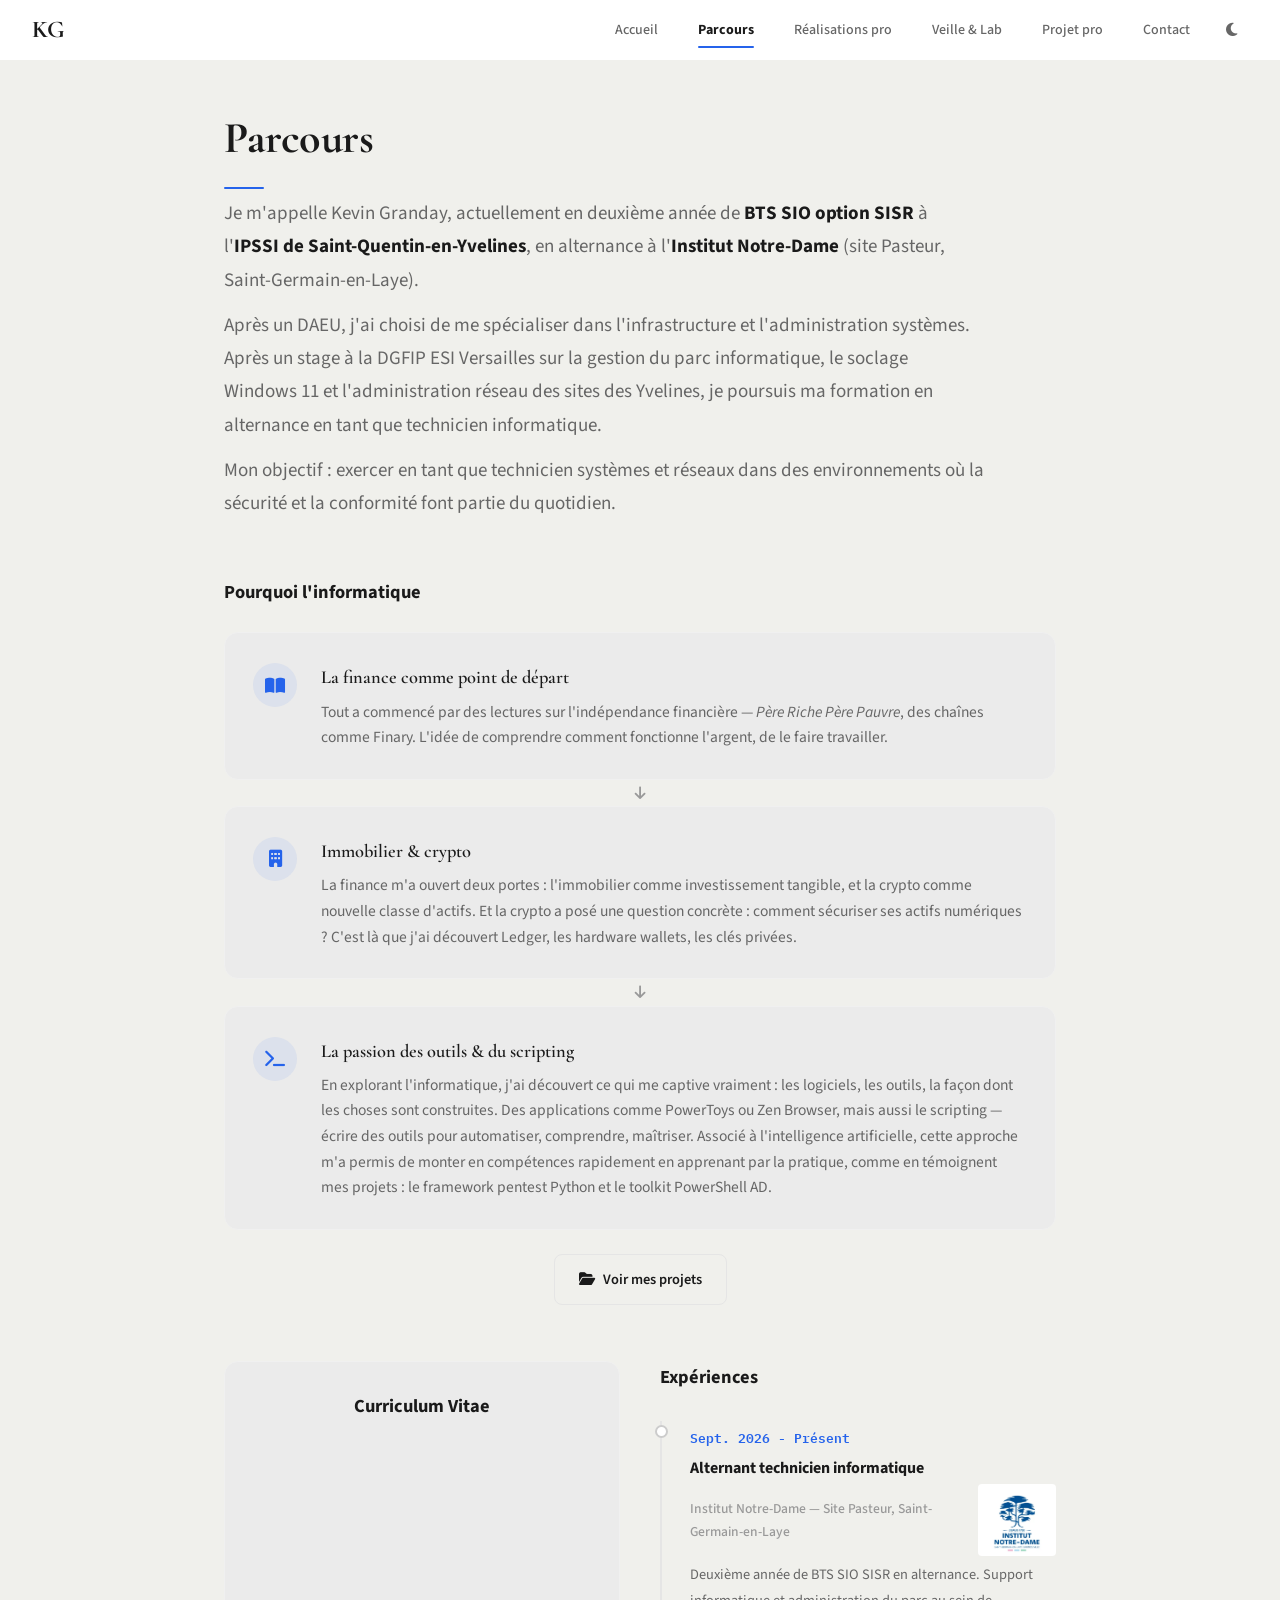
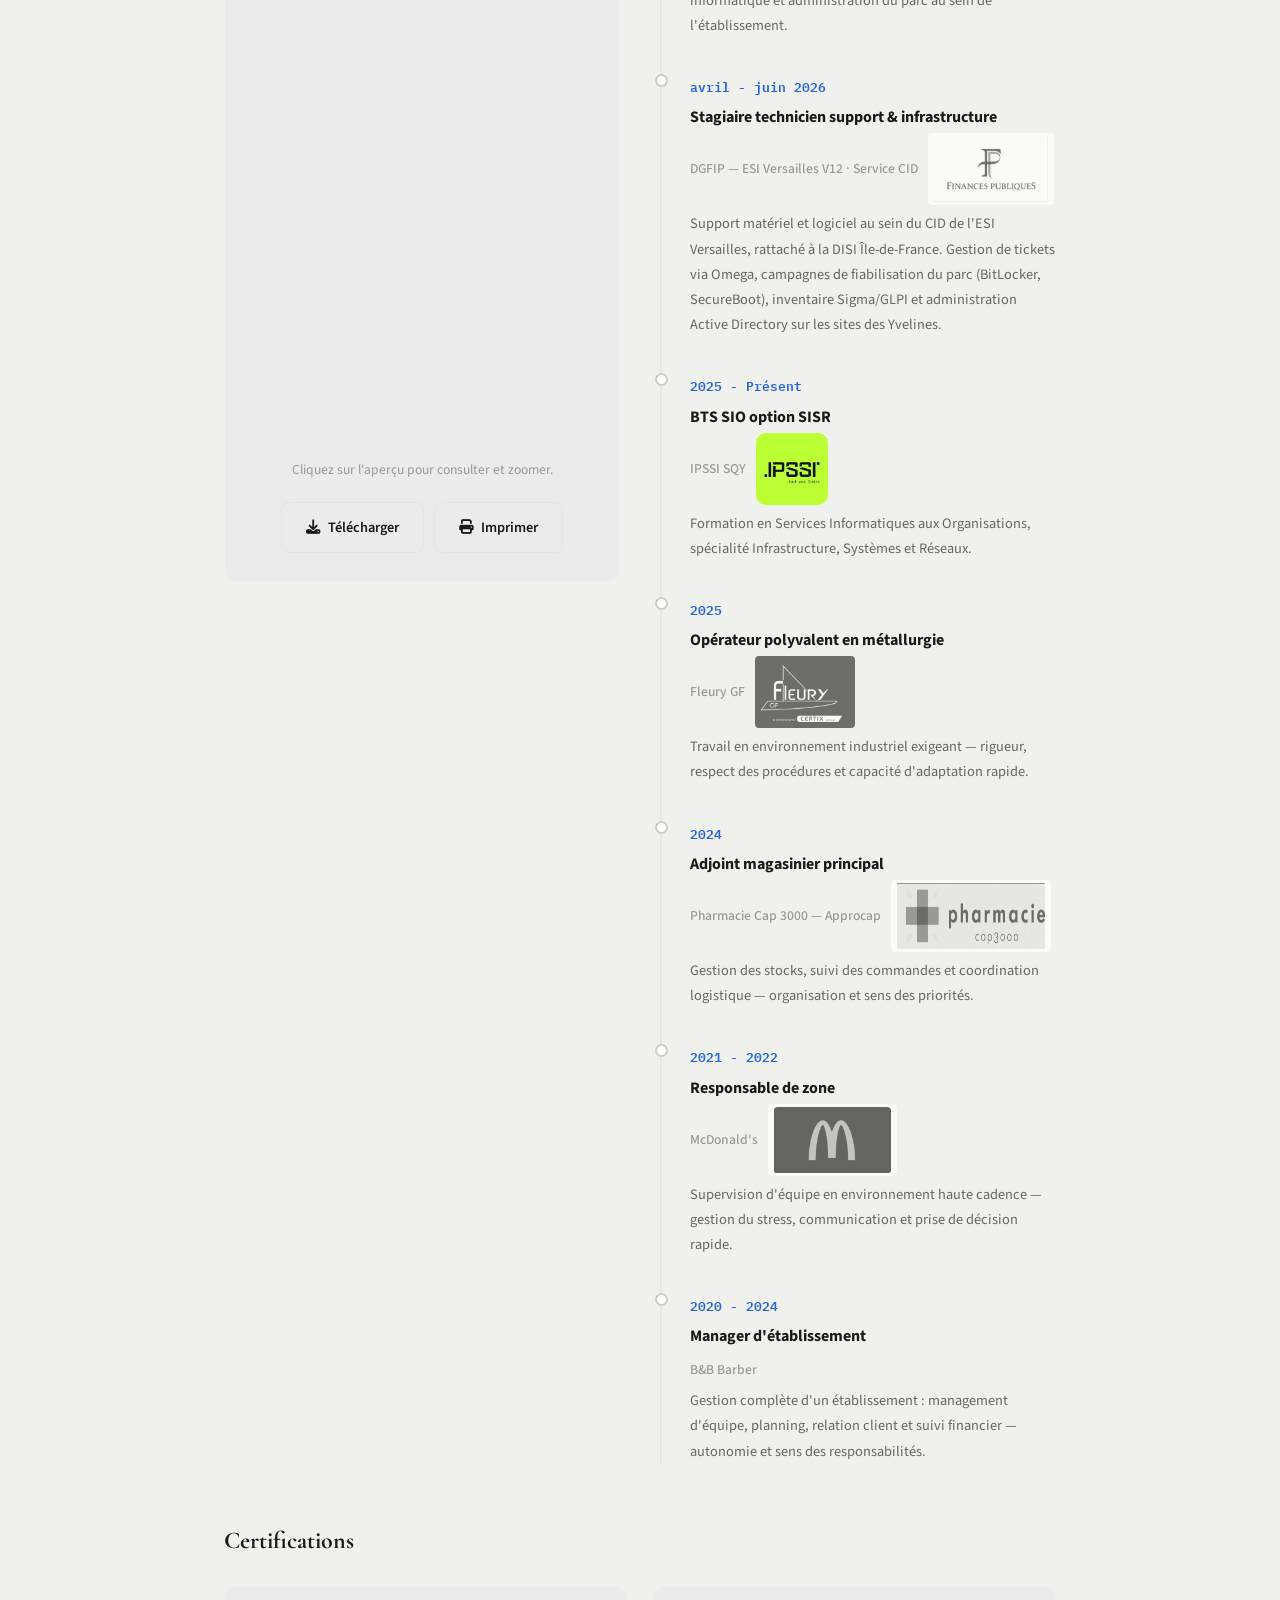
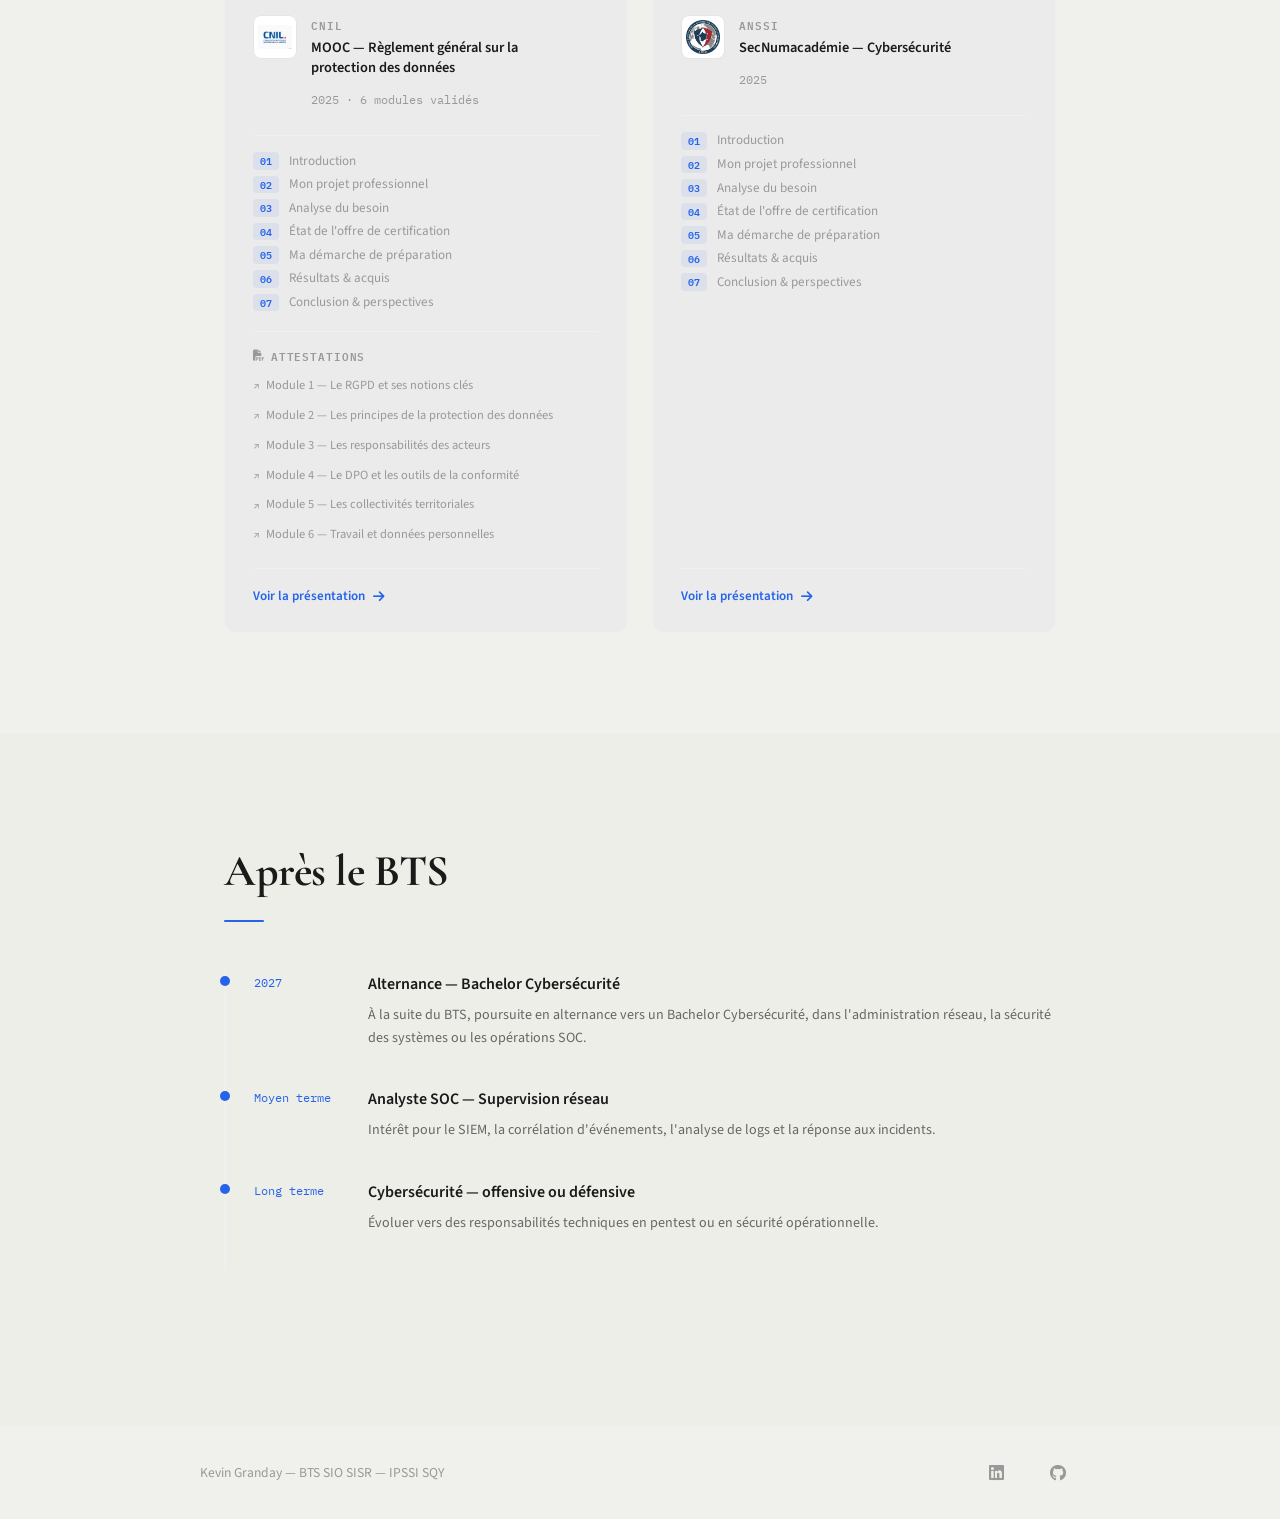
<file: parcours.html>
<!DOCTYPE html>
<html lang="fr">
<head>
    <meta charset="UTF-8">
    <script>var t=localStorage.getItem('theme');if(t==='dark'||(!t&&window.matchMedia('(prefers-color-scheme: dark)').matches))document.documentElement.setAttribute('data-theme','dark');</script>
    <meta name="viewport" content="width=device-width, initial-scale=1.0">
    <title>Parcours — Kevin Granday</title>
    <meta name="description" content="Parcours et CV de Kevin Granday, étudiant BTS SIO SISR à l'IPSSI SQY.">
    <link rel="icon" type="image/svg+xml" href="favicon.svg">
    <link rel="manifest" href="manifest.json">
    <link rel="apple-touch-icon" href="apple-touch-icon.png">
    <meta name="theme-color" content="#111111" media="(prefers-color-scheme: light)">
    <meta name="theme-color" content="#0a0a0a" media="(prefers-color-scheme: dark)">
    <meta name="mobile-web-app-capable" content="yes">
    <meta name="apple-mobile-web-app-capable" content="yes">
    <meta name="apple-mobile-web-app-status-bar-style" content="black-translucent">
    <meta name="apple-mobile-web-app-title" content="KG Portfolio">
    <meta property="og:title" content="Parcours — Kevin Granday">
    <meta property="og:description" content="Parcours de Kevin Granday : BTS SIO SISR à l'IPSSI SQY, expériences professionnelles, certifications CNIL et ANSSI.">
    <meta property="og:type" content="website">
    <meta property="og:url" content="https://kevin-granday-portfolio.netlify.app/parcours.html">
    <meta property="og:image" content="https://kevin-granday-portfolio.netlify.app/images/photo-kevin.webp">
    <meta name="twitter:card" content="summary_large_image">
    <meta name="twitter:title" content="Parcours — Kevin Granday">
    <meta name="twitter:description" content="Parcours de Kevin Granday : BTS SIO SISR à l'IPSSI SQY, expériences professionnelles, certifications CNIL et ANSSI.">
    <link rel="canonical" href="https://kevin-granday-portfolio.netlify.app/parcours.html">
    <link rel="stylesheet" href="style.css?v=45">
    <link rel="preconnect" href="https://fonts.googleapis.com">
    <link rel="preconnect" href="https://fonts.gstatic.com" crossorigin>
    <link href="https://fonts.googleapis.com/css2?family=Cormorant+Garamond:wght@400;500;600;700&family=Source+Sans+3:wght@300;400;500;600;700&family=IBM+Plex+Mono:wght@400;500;600&display=swap" rel="stylesheet">
    <link rel="stylesheet" href="https://cdnjs.cloudflare.com/ajax/libs/font-awesome/6.5.1/css/all.min.css">
    <!-- Google tag (gtag.js) -->
    <script async src="https://www.googletagmanager.com/gtag/js?id=G-9WGSE8JV6F"></script>
    <script>
        window.dataLayer = window.dataLayer || [];
        function gtag(){dataLayer.push(arguments);}
        gtag("js", new Date());
        gtag("config", "G-9WGSE8JV6F");
    </script>
</head>
<body>

    <!-- ===================== LIGHTBOX CV ===================== -->
    <div class="lightbox" id="lightbox">
        <button class="lightbox__close" id="lightboxClose" aria-label="Fermer">&times;</button>
        <iframe class="lightbox__pdf" id="lightboxPdf" src="" title="CV Kevin Granday"></iframe>
        <a href="docs/kevin-granday-cv.pdf" download class="lightbox__download"><i class="fas fa-download"></i> Télécharger</a>
    </div>

    <!-- ===================== NAVBAR ===================== -->
    <nav class="nav" id="nav">
        <a href="index.html" class="nav__logo">KG</a>
        <button class="nav__theme nav__theme--topbar" id="themeToggleTop" aria-label="Thème sombre"><i class="fas fa-moon"></i></button>
        <button class="nav__toggle" id="navToggle" aria-label="Menu">
            <span></span><span></span><span></span>
        </button>
    </nav>
    <ul class="nav__menu" id="navMenu">
        <li><a href="index.html" class="nav__link">Accueil</a></li>
        <li><a href="parcours.html" class="nav__link">Parcours</a></li>
        <li><a href="realisations.html" class="nav__link">Réalisations pro</a></li>
        <li><a href="veille.html" class="nav__link">Veille &amp; Lab</a></li>
        <li><a href="projet.html" class="nav__link">Projet pro</a></li>
        <li><a href="contact.html" class="nav__link">Contact</a></li>
        <li><button class="nav__theme" id="themeToggle" aria-label="Thème sombre"><i class="fas fa-moon"></i></button></li>
    </ul>
    <dialog class="nav__dialog" id="navDialog">
        <ul class="nav__dialog-menu">
            <li><a href="index.html" class="nav__link">Accueil</a></li>
            <li><a href="parcours.html" class="nav__link">Parcours</a></li>
            <li><a href="realisations.html" class="nav__link">Réalisations pro</a></li>
            <li><a href="veille.html" class="nav__link">Veille &amp; Lab</a></li>
            <li><a href="projet.html" class="nav__link">Projet pro</a></li>
            <li><a href="contact.html" class="nav__link">Contact</a></li>
        </ul>
    </dialog>

    <div class="page-content">

    <!-- ===================== PARCOURS ===================== -->
    <section class="section" id="parcours">
        <div class="container">
            <h2 class="section__title">Parcours</h2>

            <div class="parcours__intro reveal">
                <p>Je m'appelle Kevin Granday, actuellement en deuxième année de <strong>BTS SIO option SISR</strong> à l'<strong>IPSSI de Saint-Quentin-en-Yvelines</strong>, en alternance à l'<strong>Institut Notre-Dame</strong> (site Pasteur, Saint-Germain-en-Laye).</p>
                <p>Après un DAEU, j'ai choisi de me spécialiser dans l'infrastructure et l'administration systèmes. Après un stage à la DGFIP ESI Versailles sur la gestion du parc informatique, le soclage Windows 11 et l'administration réseau des sites des Yvelines, je poursuis ma formation en alternance en tant que technicien informatique.</p>
                <p>Mon objectif : exercer en tant que technicien systèmes et réseaux dans des environnements où la sécurité et la conformité font partie du quotidien.</p>
            </div>

            <!-- Origine -->
            <div class="origine reveal">
                <h3 class="objectifs__heading">Pourquoi l'informatique</h3>
                <div class="origine__story">
                    <div class="origine__step">
                        <div class="origine__icon"><i class="fas fa-book-open"></i></div>
                        <div class="origine__text">
                            <h4>La finance comme point de départ</h4>
                            <p>Tout a commencé par des lectures sur l'indépendance financière — <em>Père Riche Père Pauvre</em>, des chaînes comme Finary. L'idée de comprendre comment fonctionne l'argent, de le faire travailler.</p>
                        </div>
                    </div>
                    <div class="origine__arrow"><i class="fas fa-arrow-down"></i></div>
                    <div class="origine__step">
                        <div class="origine__icon"><i class="fas fa-building"></i></div>
                        <div class="origine__text">
                            <h4>Immobilier &amp; crypto</h4>
                            <p>La finance m'a ouvert deux portes : l'immobilier comme investissement tangible, et la crypto comme nouvelle classe d'actifs. Et la crypto a posé une question concrète : comment sécuriser ses actifs numériques ? C'est là que j'ai découvert Ledger, les hardware wallets, les clés privées.</p>
                        </div>
                    </div>
                    <div class="origine__arrow"><i class="fas fa-arrow-down"></i></div>
                    <div class="origine__step">
                        <div class="origine__icon"><i class="fas fa-terminal"></i></div>
                        <div class="origine__text">
                            <h4>La passion des outils &amp; du scripting</h4>
                            <p>En explorant l'informatique, j'ai découvert ce qui me captive vraiment : les logiciels, les outils, la façon dont les choses sont construites. Des applications comme PowerToys ou Zen Browser, mais aussi le scripting — écrire des outils pour automatiser, comprendre, maîtriser. Associé à l'intelligence artificielle, cette approche m'a permis de monter en compétences rapidement en apprenant par la pratique, comme en témoignent mes projets : le framework pentest Python et le toolkit PowerShell AD.</p>
                        </div>
                    </div>
                </div>
                <div style="margin-top:1.5rem;text-align:center;">
                    <a href="realisations.html" class="btn btn--outline"><i class="fas fa-folder-open"></i> Voir mes projets</a>
                </div>
            </div>

            <div class="parcours__grid">
                <!-- CV -->
                <div class="cv-card reveal">
                    <h3 class="cv-card__title">Curriculum Vitae</h3>
                    <div class="cv-card__preview" id="cvPreview">
                        <iframe src="docs/kevin-granday-cv.pdf" class="cv-card__iframe" title="Aperçu CV Kevin Granday" scrolling="no" tabindex="-1"></iframe>
                        <div class="cv-card__overlay">
                            <i class="fas fa-search-plus"></i>
                            <span>Cliquez pour agrandir</span>
                        </div>
                    </div>
                    <p class="cv-card__hint">Cliquez sur l'aperçu pour consulter et zoomer.</p>
                    <div class="cv-card__actions">
                        <a href="docs/kevin-granday-cv.pdf" download class="btn btn--outline"><i class="fas fa-download"></i> Télécharger</a>
                        <a href="docs/kevin-granday-cv.pdf" target="_blank" rel="noopener" class="btn btn--outline"><i class="fas fa-print"></i> Imprimer</a>
                    </div>
                </div>

                <!-- Expériences -->
                <div class="timeline reveal">
                    <h3 class="timeline__heading">Expériences</h3>

                    <div class="timeline__item">
                        <span class="timeline__date">Sept. 2026 - Présent</span>
                        <h4 class="timeline__title">Alternant technicien informatique</h4>
                        <div class="timeline__company-row">
                            <span class="timeline__company">Institut Notre-Dame — Site Pasteur, Saint-Germain-en-Laye</span>
                            <img src="images/logo-institut-notre-dame.webp" alt="Logo Institut Notre-Dame" class="ind-logo timeline__logo" loading="lazy" style="background:#fff; border-radius:4px; padding:3px 6px;">
                        </div>
                        <p class="timeline__desc">Deuxième année de BTS SIO SISR en alternance. Support informatique et administration du parc au sein de l'établissement.</p>
                    </div>

                    <div class="timeline__item">
                        <span class="timeline__date">avril - juin 2026</span>
                        <h4 class="timeline__title">Stagiaire technicien support &amp; infrastructure</h4>
                        <div class="timeline__company-row">
                            <span class="timeline__company">DGFIP — ESI Versailles V12 · Service CID</span>
                            <img src="images/logo-dgfip.png" alt="Logo DGFIP Finances Publiques" class="timeline__logo" loading="lazy" style="background:#fff; border-radius:4px; padding:3px 6px;">
                        </div>
                        <p class="timeline__desc">Support matériel et logiciel au sein du CID de l'ESI Versailles, rattaché à la DISI Île-de-France. Gestion de tickets via Omega, campagnes de fiabilisation du parc (BitLocker, SecureBoot), inventaire Sigma/GLPI et administration Active Directory sur les sites des Yvelines.</p>
                    </div>

                    <div class="timeline__item">
                        <span class="timeline__date">2025 - Présent</span>
                        <h4 class="timeline__title">BTS SIO option SISR</h4>
                        <div class="timeline__company-row">
                            <span class="timeline__company">IPSSI SQY</span>
                            <img src="images/logo-ipssi.webp" alt="Logo IPSSI SQY" class="ipssi-logo timeline__logo" loading="lazy">
                        </div>
                        <p class="timeline__desc">Formation en Services Informatiques aux Organisations, spécialité Infrastructure, Systèmes et Réseaux.</p>
                    </div>

                    <div class="timeline__item">
                        <span class="timeline__date">2025</span>
                        <h4 class="timeline__title">Opérateur polyvalent en métallurgie</h4>
                        <div class="timeline__company-row">
                            <span class="timeline__company">Fleury GF</span>
                            <img src="images/logo-fleury-GF.webp" alt="Logo Fleury GF" class="timeline__logo" loading="lazy">
                        </div>
                        <p class="timeline__desc">Travail en environnement industriel exigeant — rigueur, respect des procédures et capacité d'adaptation rapide.</p>
                    </div>

                    <div class="timeline__item">
                        <span class="timeline__date">2024</span>
                        <h4 class="timeline__title">Adjoint magasinier principal</h4>
                        <div class="timeline__company-row">
                            <span class="timeline__company">Pharmacie Cap 3000 — Approcap</span>
                            <img src="images/logo-pharmacie-cap3000.webp" alt="Logo Pharmacie Cap 3000" class="timeline__logo" loading="lazy" style="background:#fff; border-radius:4px; padding:3px 6px;">
                        </div>
                        <p class="timeline__desc">Gestion des stocks, suivi des commandes et coordination logistique — organisation et sens des priorités.</p>
                    </div>

                    <div class="timeline__item">
                        <span class="timeline__date">2021 - 2022</span>
                        <h4 class="timeline__title">Responsable de zone</h4>
                        <div class="timeline__company-row">
                            <span class="timeline__company">McDonald's</span>
                            <img src="images/logo-mcdonalds.webp" alt="Logo McDonald's" class="timeline__logo" loading="lazy" style="background:#fff; border-radius:4px; padding:3px 6px;">
                        </div>
                        <p class="timeline__desc">Supervision d'équipe en environnement haute cadence — gestion du stress, communication et prise de décision rapide.</p>
                    </div>

                    <div class="timeline__item">
                        <span class="timeline__date">2020 - 2024</span>
                        <h4 class="timeline__title">Manager d'établissement</h4>
                        <span class="timeline__company">B&amp;B Barber</span>
                        <p class="timeline__desc">Gestion complète d'un établissement : management d'équipe, planning, relation client et suivi financier — autonomie et sens des responsabilités.</p>
                    </div>
                </div>
            </div>

            <!-- Certifications -->
            <div class="certs reveal">
                <h3 class="certs__heading">Certifications</h3>
                <div class="cert-pres__grid">

                    <div class="cert-pres-card">
                        <div class="cert-pres-card__header">
                            <img src="images/logo-cnil.webp" alt="Logo CNIL" class="cert-pres-card__logo" loading="lazy">
                            <div>
                                <span class="cert-pres-card__org">CNIL</span>
                                <h4 class="cert-pres-card__title">MOOC — Règlement général sur la protection des données</h4>
                                <span class="cert-pres-card__year">2025 · 6 modules validés</span>
                            </div>
                        </div>
                        <ul class="cert-pres-card__sections">
                            <li><span>01</span> Introduction</li>
                            <li><span>02</span> Mon projet professionnel</li>
                            <li><span>03</span> Analyse du besoin</li>
                            <li><span>04</span> État de l'offre de certification</li>
                            <li><span>05</span> Ma démarche de préparation</li>
                            <li><span>06</span> Résultats &amp; acquis</li>
                            <li><span>07</span> Conclusion &amp; perspectives</li>
                        </ul>
                        <div class="cert-pres-card__proofs">
                            <span class="cert-pres-card__proofs-label"><i class="fas fa-file-pdf"></i> Attestations</span>
                            <ul>
                                <li><a href="docs/RGPD%20et%20CNIL/Certificat_.pdf" target="_blank" rel="noopener">Module 1 — Le RGPD et ses notions clés</a></li>
                                <li><a href="docs/RGPD%20et%20CNIL/Attestation_de_suivi.pdf" target="_blank" rel="noopener">Module 2 — Les principes de la protection des données</a></li>
                                <li><a href="docs/RGPD%20et%20CNIL/Certificat3.pdf" target="_blank" rel="noopener">Module 3 — Les responsabilités des acteurs</a></li>
                                <li><a href="docs/RGPD%20et%20CNIL/Certificat4.pdf" target="_blank" rel="noopener">Module 4 — Le DPO et les outils de la conformité</a></li>
                                <li><a href="docs/RGPD%20et%20CNIL/Certificat5.pdf" target="_blank" rel="noopener">Module 5 — Les collectivités territoriales</a></li>
                                <li><a href="docs/RGPD%20et%20CNIL/Attestation_de_suivi6.pdf" target="_blank" rel="noopener">Module 6 — Travail et données personnelles</a></li>
                            </ul>
                        </div>
                        <a href="cnil.html" target="_blank" rel="noopener noreferrer" class="cert-pres-card__cta">Voir la présentation <i class="fas fa-arrow-right"></i></a>
                    </div>

                    <div class="cert-pres-card">
                        <div class="cert-pres-card__header">
                            <img src="images/logo-anssi.webp" alt="Logo ANSSI" class="cert-pres-card__logo" loading="lazy">
                            <div>
                                <span class="cert-pres-card__org">ANSSI</span>
                                <h4 class="cert-pres-card__title">SecNumacadémie — Cybersécurité</h4>
                                <span class="cert-pres-card__year">2025</span>
                            </div>
                        </div>
                        <ul class="cert-pres-card__sections">
                            <li><span>01</span> Introduction</li>
                            <li><span>02</span> Mon projet professionnel</li>
                            <li><span>03</span> Analyse du besoin</li>
                            <li><span>04</span> État de l'offre de certification</li>
                            <li><span>05</span> Ma démarche de préparation</li>
                            <li><span>06</span> Résultats &amp; acquis</li>
                            <li><span>07</span> Conclusion &amp; perspectives</li>
                        </ul>
                        <a href="anssi.html" target="_blank" rel="noopener noreferrer" class="cert-pres-card__cta">Voir la présentation <i class="fas fa-arrow-right"></i></a>
                    </div>

                </div>
            </div>

        </div>
    </section>

    <!-- ===================== APRÈS LE BTS ===================== -->
    <section class="section section--alt" id="objectifs">
        <div class="container">
            <h2 class="section__title reveal">Après le BTS</h2>
            <div class="objectifs">
                <div class="objectif reveal">
                    <span class="objectif__date">2027</span>
                    <div class="objectif__content">
                        <h3 class="objectif__titre">Alternance — Bachelor Cybersécurité</h3>
                        <p class="objectif__desc">À la suite du BTS, poursuite en alternance vers un Bachelor Cybersécurité, dans l'administration réseau, la sécurité des systèmes ou les opérations SOC.</p>
                    </div>
                </div>
                <div class="objectif reveal">
                    <span class="objectif__date">Moyen terme</span>
                    <div class="objectif__content">
                        <h3 class="objectif__titre">Analyste SOC — Supervision réseau</h3>
                        <p class="objectif__desc">Intérêt pour le SIEM, la corrélation d'événements, l'analyse de logs et la réponse aux incidents.</p>
                    </div>
                </div>
                <div class="objectif reveal">
                    <span class="objectif__date">Long terme</span>
                    <div class="objectif__content">
                        <h3 class="objectif__titre">Cybersécurité — offensive ou défensive</h3>
                        <p class="objectif__desc">Évoluer vers des responsabilités techniques en pentest ou en sécurité opérationnelle.</p>
                    </div>
                </div>
            </div>
        </div>
    </section>

    <footer class="footer">
        <div class="footer__inner">
            <p>Kevin Granday — BTS SIO SISR — IPSSI SQY</p>
            <div class="footer__links">
                <a href="https://www.linkedin.com/in/kevin-granday-03425814b/" target="_blank" rel="noopener" aria-label="LinkedIn"><i class="fab fa-linkedin"></i></a>
                <a href="https://github.com/Kevinkdla" target="_blank" rel="noopener" aria-label="GitHub"><i class="fab fa-github"></i></a>
            </div>
        </div>
    </footer>

        </div><!-- /.page-content -->

    <script src="main.js?v=43"></script>
</body>
</html>
</file>
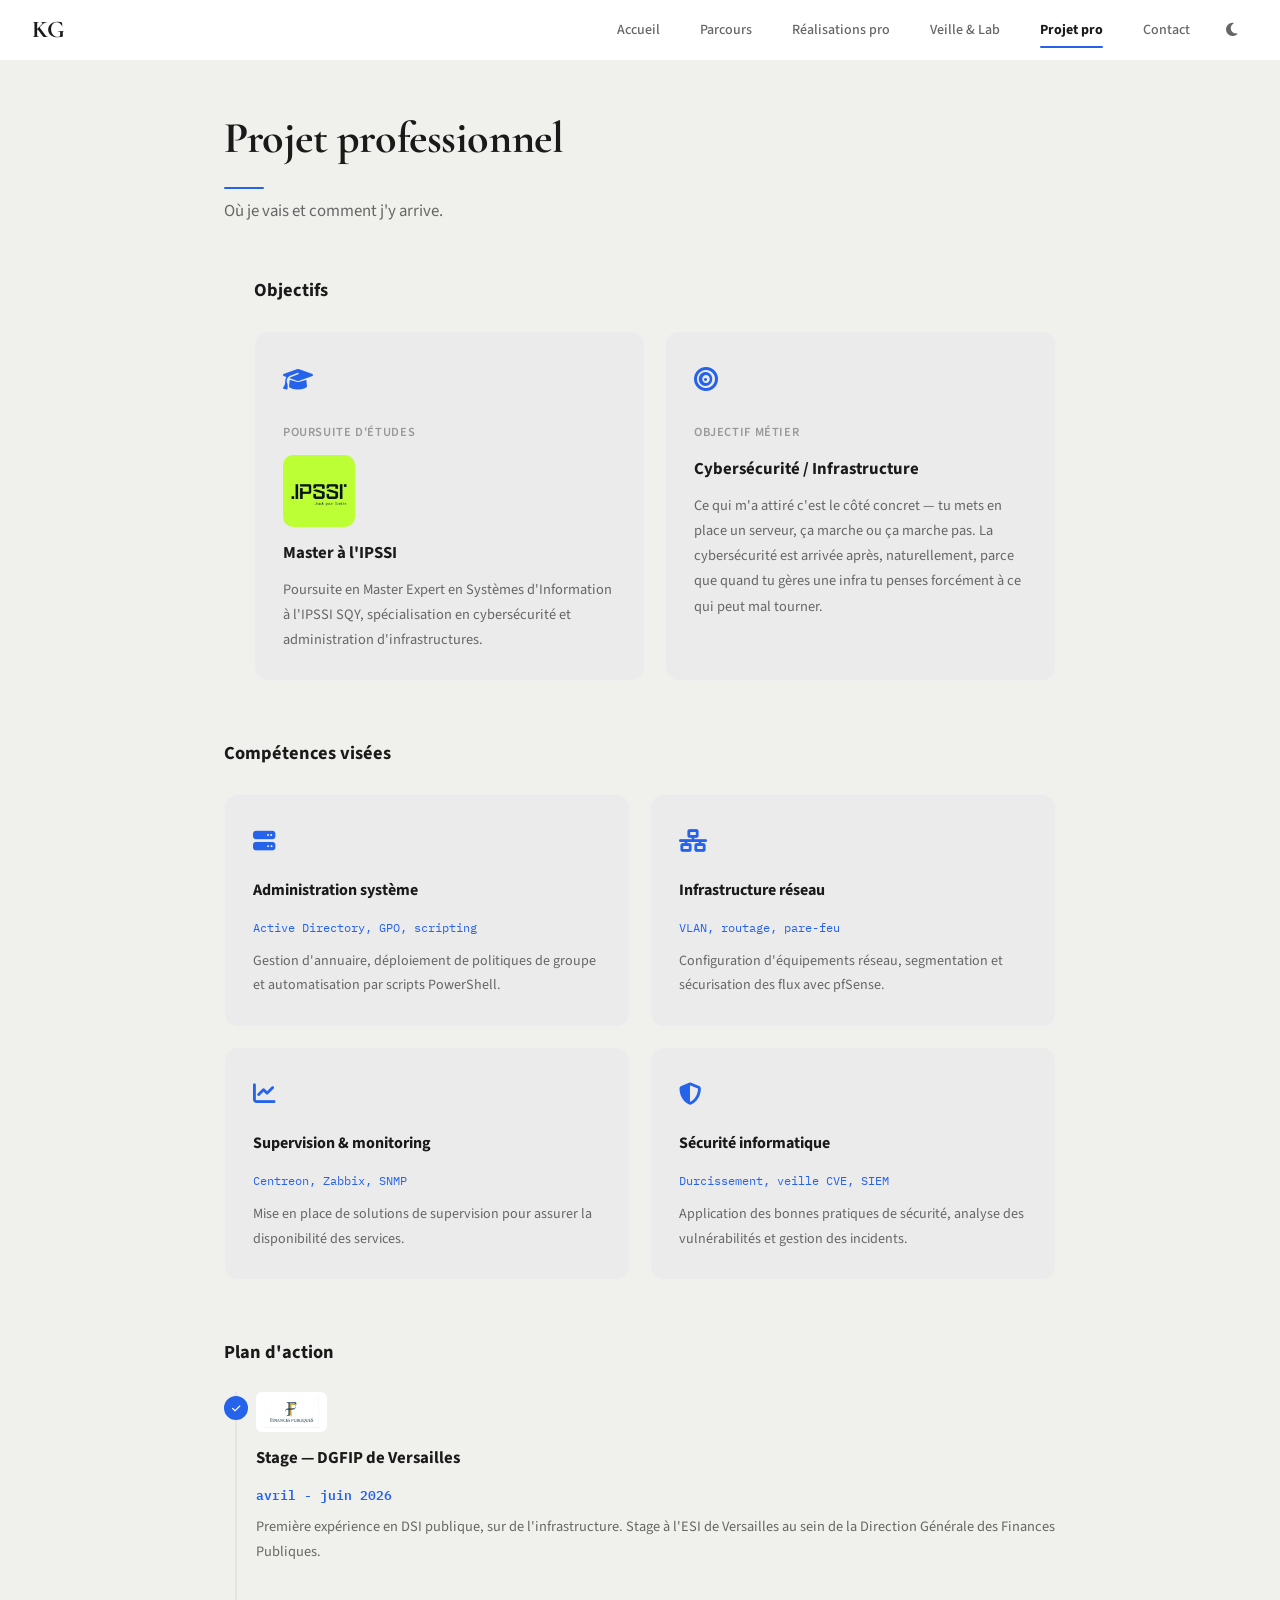
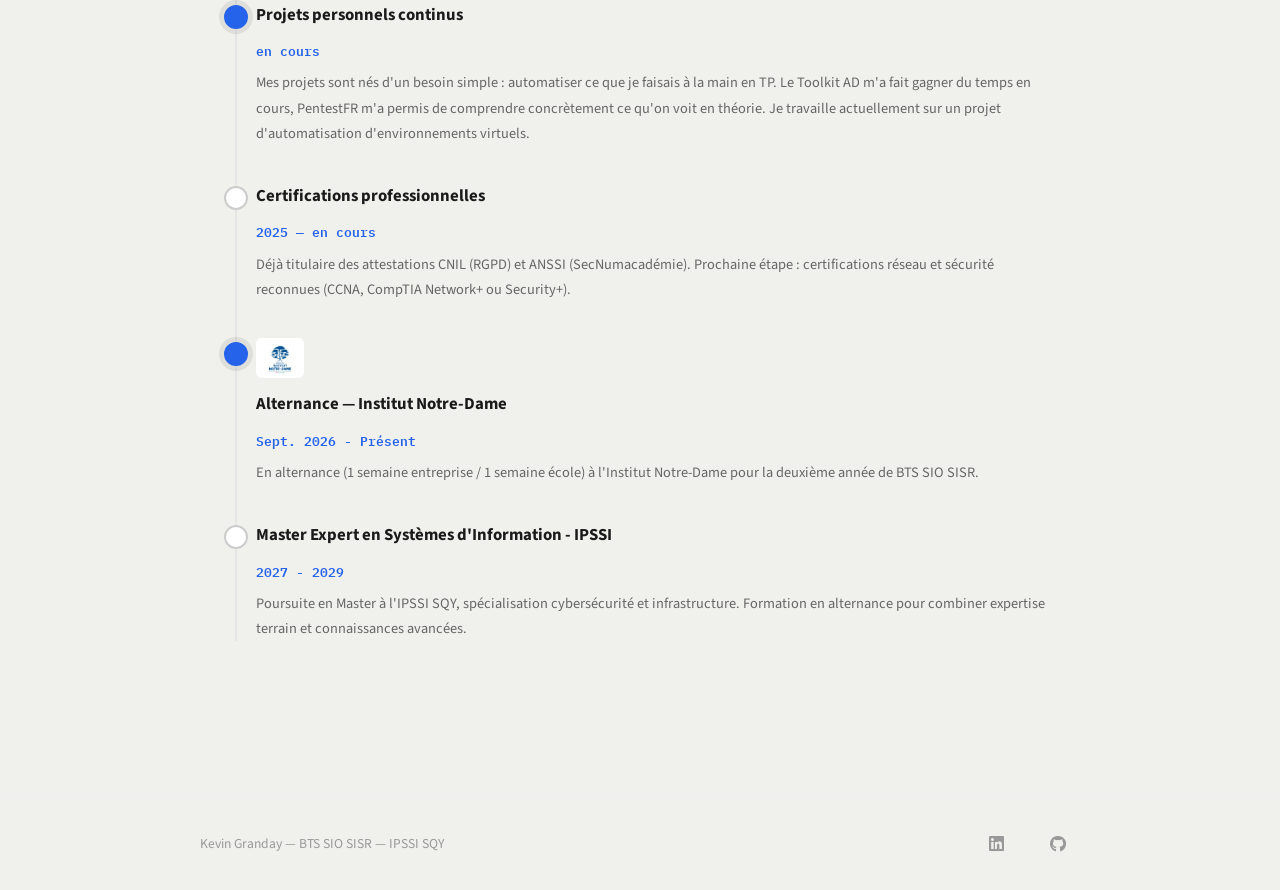
<file: projet.html>
<!DOCTYPE html>
<html lang="fr">
<head>
    <meta charset="UTF-8">
    <script>var t=localStorage.getItem('theme');if(t==='dark'||(!t&&window.matchMedia('(prefers-color-scheme: dark)').matches))document.documentElement.setAttribute('data-theme','dark');</script>
    <meta name="viewport" content="width=device-width, initial-scale=1.0">
    <title>Projet pro — Kevin Granday</title>
    <meta name="description" content="Projet professionnel et objectifs de Kevin Granday, BTS SIO SISR.">
    <link rel="icon" type="image/svg+xml" href="favicon.svg">
    <link rel="manifest" href="manifest.json">
    <link rel="apple-touch-icon" href="apple-touch-icon.png">
    <meta name="theme-color" content="#111111" media="(prefers-color-scheme: light)">
    <meta name="theme-color" content="#0a0a0a" media="(prefers-color-scheme: dark)">
    <meta name="mobile-web-app-capable" content="yes">
    <meta name="apple-mobile-web-app-capable" content="yes">
    <meta name="apple-mobile-web-app-status-bar-style" content="black-translucent">
    <meta name="apple-mobile-web-app-title" content="KG Portfolio">
    <meta property="og:title" content="Projet pro — Kevin Granday">
    <meta property="og:description" content="Projet professionnel de Kevin Granday : objectifs, compétences visées et plan d'action vers l'administration systèmes et la cybersécurité.">
    <meta property="og:type" content="website">
    <meta property="og:url" content="https://kevin-granday-portfolio.netlify.app/projet.html">
    <meta property="og:image" content="https://kevin-granday-portfolio.netlify.app/images/photo-kevin.webp">
    <meta name="twitter:card" content="summary_large_image">
    <meta name="twitter:title" content="Projet pro — Kevin Granday">
    <meta name="twitter:description" content="Projet professionnel de Kevin Granday : objectifs, compétences visées et plan d'action vers l'administration systèmes et la cybersécurité.">
    <link rel="canonical" href="https://kevin-granday-portfolio.netlify.app/projet.html">
    <link rel="stylesheet" href="style.css?v=45">
    <link rel="preconnect" href="https://fonts.googleapis.com">
    <link rel="preconnect" href="https://fonts.gstatic.com" crossorigin>
    <link href="https://fonts.googleapis.com/css2?family=Cormorant+Garamond:wght@400;500;600;700&family=Source+Sans+3:wght@300;400;500;600;700&family=IBM+Plex+Mono:wght@400;500;600&display=swap" rel="stylesheet">
    <link rel="stylesheet" href="https://cdnjs.cloudflare.com/ajax/libs/font-awesome/6.5.1/css/all.min.css">
    <!-- Google tag (gtag.js) -->
    <script async src="https://www.googletagmanager.com/gtag/js?id=G-9WGSE8JV6F"></script>
    <script>
        window.dataLayer = window.dataLayer || [];
        function gtag(){dataLayer.push(arguments);}
        gtag("js", new Date());
        gtag("config", "G-9WGSE8JV6F");
    </script>
</head>
<body>

    <!-- ===================== NAVBAR ===================== -->
    <nav class="nav" id="nav">
        <a href="index.html" class="nav__logo">KG</a>
        <button class="nav__theme nav__theme--topbar" id="themeToggleTop" aria-label="Thème sombre"><i class="fas fa-moon"></i></button>
        <button class="nav__toggle" id="navToggle" aria-label="Menu">
            <span></span><span></span><span></span>
        </button>
    </nav>
    <ul class="nav__menu" id="navMenu">
        <li><a href="index.html" class="nav__link">Accueil</a></li>
        <li><a href="parcours.html" class="nav__link">Parcours</a></li>
        <li><a href="realisations.html" class="nav__link">Réalisations pro</a></li>
        <li><a href="veille.html" class="nav__link">Veille &amp; Lab</a></li>
        <li><a href="projet.html" class="nav__link">Projet pro</a></li>
        <li><a href="contact.html" class="nav__link">Contact</a></li>
        <li><button class="nav__theme" id="themeToggle" aria-label="Thème sombre"><i class="fas fa-moon"></i></button></li>
    </ul>
    <dialog class="nav__dialog" id="navDialog">
        <ul class="nav__dialog-menu">
            <li><a href="index.html" class="nav__link">Accueil</a></li>
            <li><a href="parcours.html" class="nav__link">Parcours</a></li>
            <li><a href="realisations.html" class="nav__link">Réalisations pro</a></li>
            <li><a href="veille.html" class="nav__link">Veille &amp; Lab</a></li>
            <li><a href="projet.html" class="nav__link">Projet pro</a></li>
            <li><a href="contact.html" class="nav__link">Contact</a></li>
        </ul>
    </dialog>

    <div class="page-content">

    <!-- ===================== PROJET PRO ===================== -->
    <section class="section" id="projet">
        <div class="container">
            <h2 class="section__title">Projet professionnel</h2>
            <p class="section__subtitle">Où je vais et comment j'y arrive.</p>

            <!-- Objectifs -->
            <div class="objectifs reveal">
                <h3 class="objectifs__heading">Objectifs</h3>
                <div class="objectifs__grid">
                    <div class="obj-card">
                        <div class="obj-card__icon"><i class="fas fa-graduation-cap"></i></div>
                        <span class="obj-card__label">Poursuite d'études</span>
                        <div class="obj-card__ipssi">
                            <img src="images/logo-ipssi.webp" alt="Logo IPSSI" class="ipssi-logo" loading="lazy">
                        </div>
                        <h4>Master à l'IPSSI</h4>
                        <p>Poursuite en Master Expert en Systèmes d'Information à l'IPSSI SQY, spécialisation en cybersécurité et administration d'infrastructures.</p>
                    </div>
                    <div class="obj-card">
                        <div class="obj-card__icon"><i class="fas fa-bullseye"></i></div>
                        <span class="obj-card__label">Objectif métier</span>
                        <h4>Cybersécurité / Infrastructure</h4>
                        <p>Ce qui m'a attiré c'est le côté concret — tu mets en place un serveur, ça marche ou ça marche pas. La cybersécurité est arrivée après, naturellement, parce que quand tu gères une infra tu penses forcément à ce qui peut mal tourner.</p>
                    </div>
                </div>
            </div>

            <!-- Compétences visées -->
            <div class="competences reveal">
                <h3 class="competences__heading">Compétences visées</h3>
                <div class="competences__grid">
                    <div class="comp-card">
                        <div class="comp-card__icon"><i class="fas fa-server"></i></div>
                        <h4>Administration système</h4>
                        <span class="comp-card__tags">Active Directory, GPO, scripting</span>
                        <p>Gestion d'annuaire, déploiement de politiques de groupe et automatisation par scripts PowerShell.</p>
                    </div>
                    <div class="comp-card">
                        <div class="comp-card__icon"><i class="fas fa-network-wired"></i></div>
                        <h4>Infrastructure réseau</h4>
                        <span class="comp-card__tags">VLAN, routage, pare-feu</span>
                        <p>Configuration d'équipements réseau, segmentation et sécurisation des flux avec pfSense.</p>
                    </div>
                    <div class="comp-card">
                        <div class="comp-card__icon"><i class="fas fa-chart-line"></i></div>
                        <h4>Supervision &amp; monitoring</h4>
                        <span class="comp-card__tags">Centreon, Zabbix, SNMP</span>
                        <p>Mise en place de solutions de supervision pour assurer la disponibilité des services.</p>
                    </div>
                    <div class="comp-card">
                        <div class="comp-card__icon"><i class="fas fa-shield-halved"></i></div>
                        <h4>Sécurité informatique</h4>
                        <span class="comp-card__tags">Durcissement, veille CVE, SIEM</span>
                        <p>Application des bonnes pratiques de sécurité, analyse des vulnérabilités et gestion des incidents.</p>
                    </div>
                </div>
            </div>

            <!-- Plan d'action -->
            <div class="plan reveal">
                <h3 class="plan__heading">Plan d'action</h3>
                <div class="plan__timeline">
                    <div class="plan__step plan__step--done">
                        <div class="plan__marker"><i class="fas fa-check"></i></div>
                        <div class="plan__content">
                            <img src="images/logo-dgfip.png" alt="Logo DGFIP Finances Publiques" class="plan__logo" loading="lazy">
                            <h4>Stage — DGFIP de Versailles</h4>
                            <span class="plan__date">avril - juin 2026</span>
                            <p>Première expérience en DSI publique, sur de l'infrastructure. Stage à l'ESI de Versailles au sein de la Direction Générale des Finances Publiques.</p>
                        </div>
                    </div>
                    <div class="plan__step plan__step--active">
                        <div class="plan__marker"></div>
                        <div class="plan__content">
                            <h4>Projets personnels continus</h4>
                            <span class="plan__date">en cours</span>
                            <p>Mes projets sont nés d'un besoin simple : automatiser ce que je faisais à la main en TP. Le Toolkit AD m'a fait gagner du temps en cours, PentestFR m'a permis de comprendre concrètement ce qu'on voit en théorie. Je travaille actuellement sur un projet d'automatisation d'environnements virtuels.</p>
                        </div>
                    </div>
                    <div class="plan__step">
                        <div class="plan__marker"></div>
                        <div class="plan__content">
                            <h4>Certifications professionnelles</h4>
                            <span class="plan__date">2025 — en cours</span>
                            <p>Déjà titulaire des attestations CNIL (RGPD) et ANSSI (SecNumacadémie). Prochaine étape : certifications réseau et sécurité reconnues (CCNA, CompTIA Network+ ou Security+).</p>
                        </div>
                    </div>
                    <div class="plan__step plan__step--active">
                        <div class="plan__marker"></div>
                        <div class="plan__content">
                            <img src="images/logo-institut-notre-dame.webp" alt="Logo Institut Notre-Dame" class="plan__logo" loading="lazy">
                            <h4>Alternance — Institut Notre-Dame</h4>
                            <span class="plan__date">Sept. 2026 - Présent</span>
                            <p>En alternance (1 semaine entreprise / 1 semaine école) à l'Institut Notre-Dame pour la deuxième année de BTS SIO SISR.</p>
                        </div>
                    </div>
                    <div class="plan__step">
                        <div class="plan__marker"></div>
                        <div class="plan__content">
                            <h4>Master Expert en Systèmes d'Information - IPSSI</h4>
                            <span class="plan__date">2027 - 2029</span>
                            <p>Poursuite en Master à l'IPSSI SQY, spécialisation cybersécurité et infrastructure. Formation en alternance pour combiner expertise terrain et connaissances avancées.</p>
                        </div>
                    </div>
                </div>
            </div>
        </div>
    </section>

    <footer class="footer">
        <div class="footer__inner">
            <p>Kevin Granday — BTS SIO SISR — IPSSI SQY</p>
            <div class="footer__links">
                <a href="https://www.linkedin.com/in/kevin-granday-03425814b/" target="_blank" rel="noopener" aria-label="LinkedIn"><i class="fab fa-linkedin"></i></a>
                <a href="https://github.com/Kevinkdla" target="_blank" rel="noopener" aria-label="GitHub"><i class="fab fa-github"></i></a>
            </div>
        </div>
    </footer>

        </div><!-- /.page-content -->

    <script src="main.js?v=43"></script>
</body>
</html>
</file>
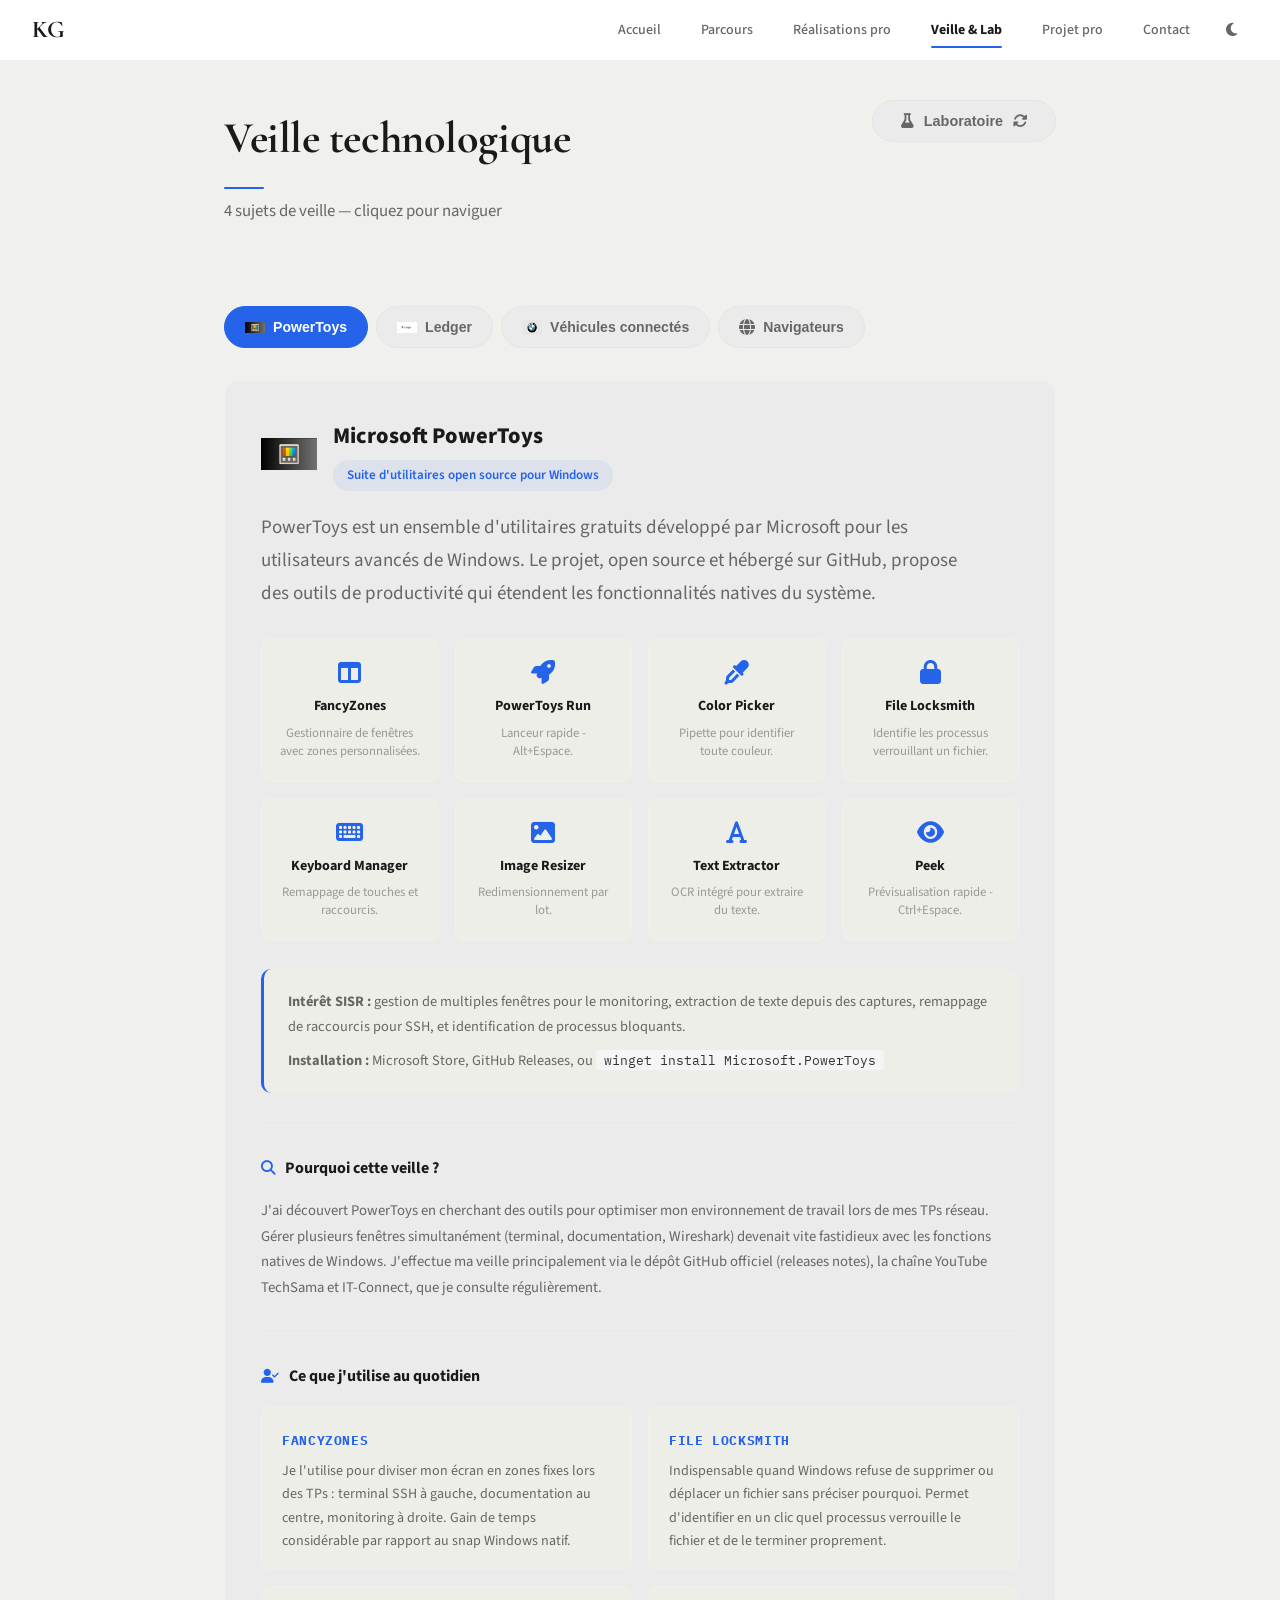
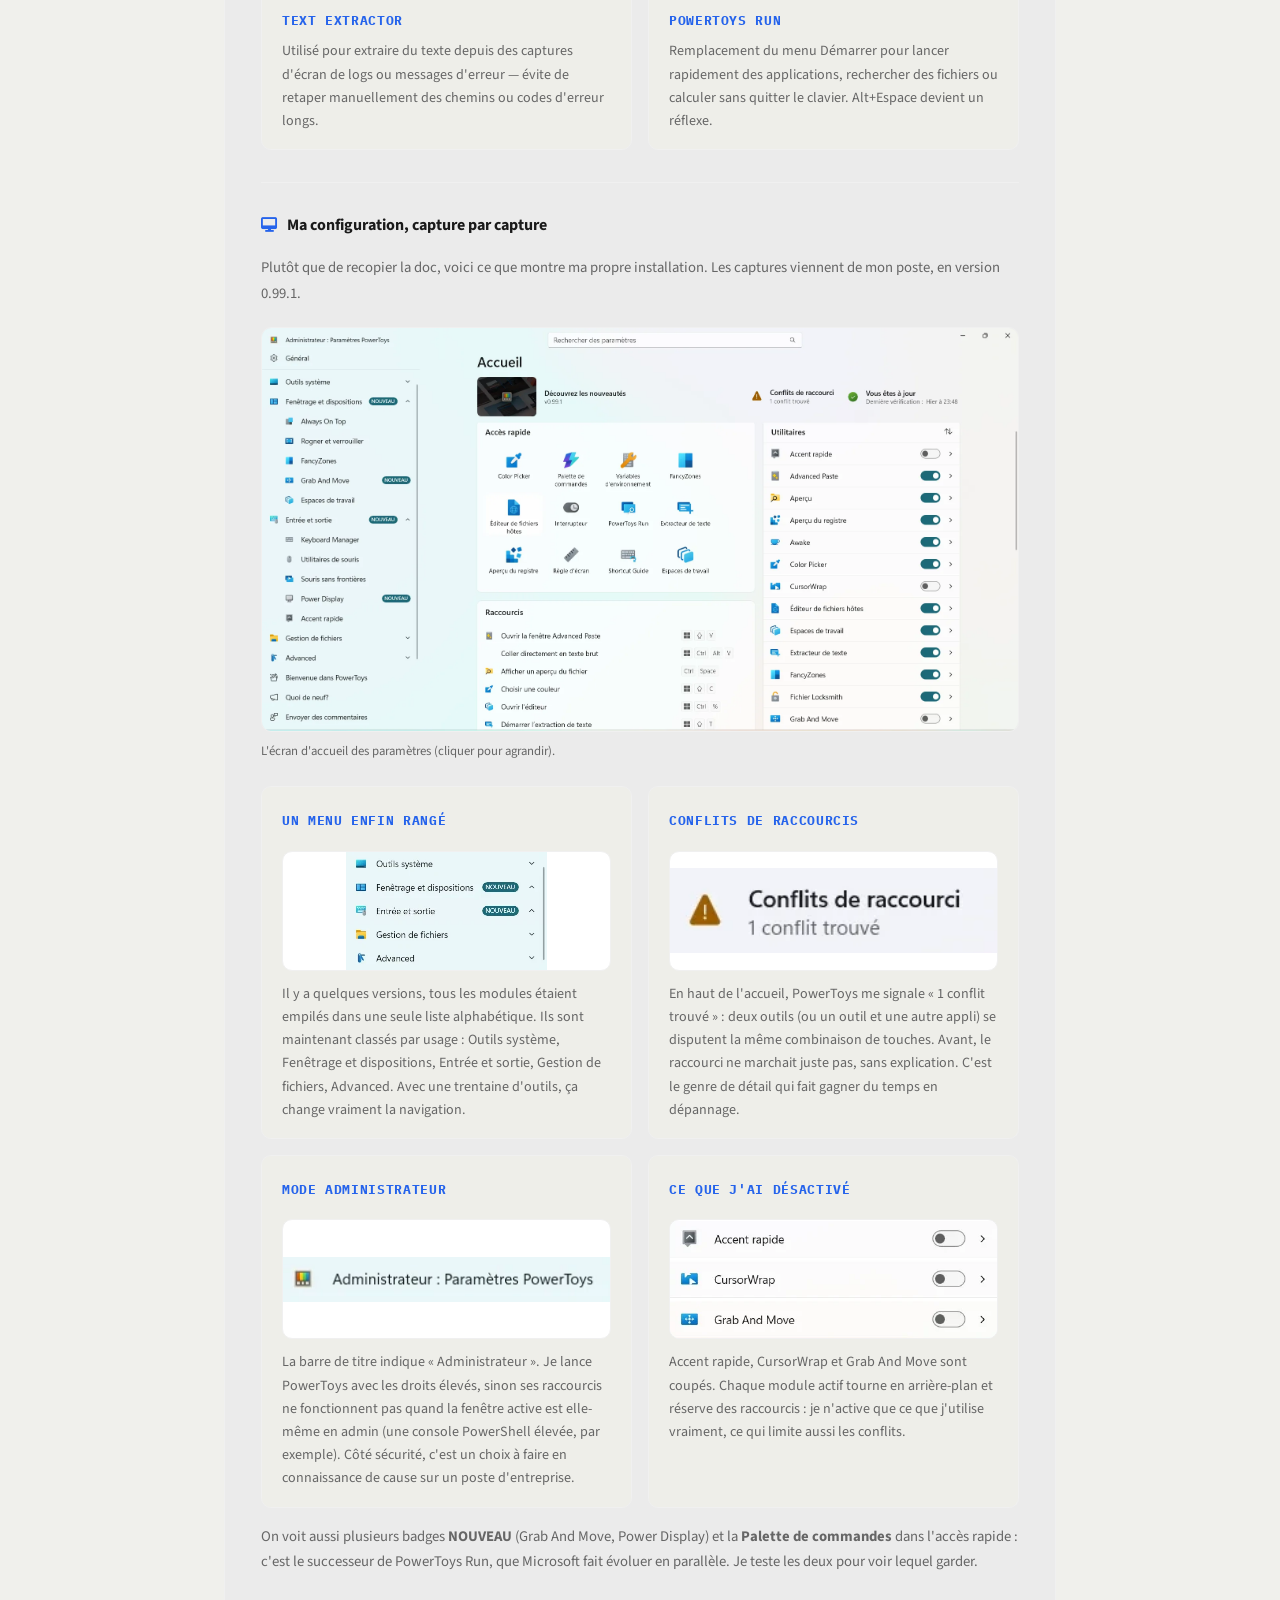
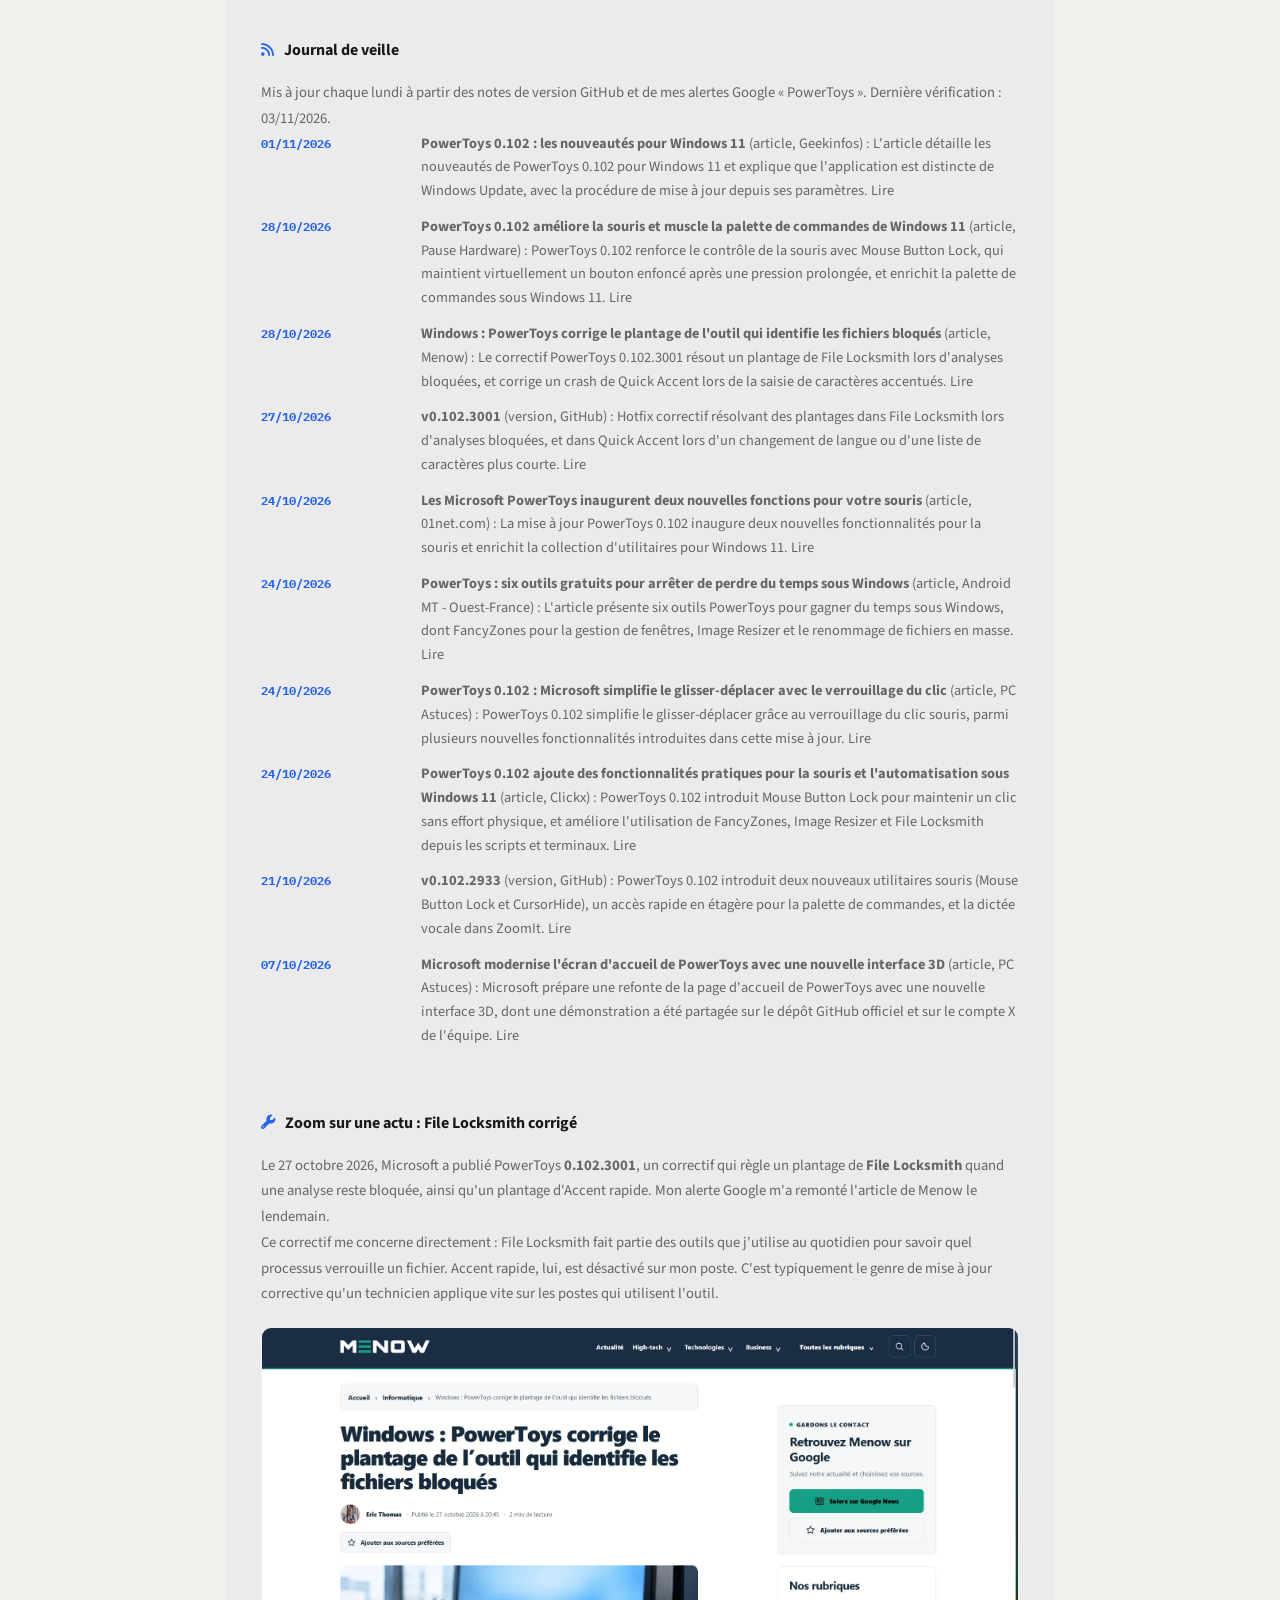
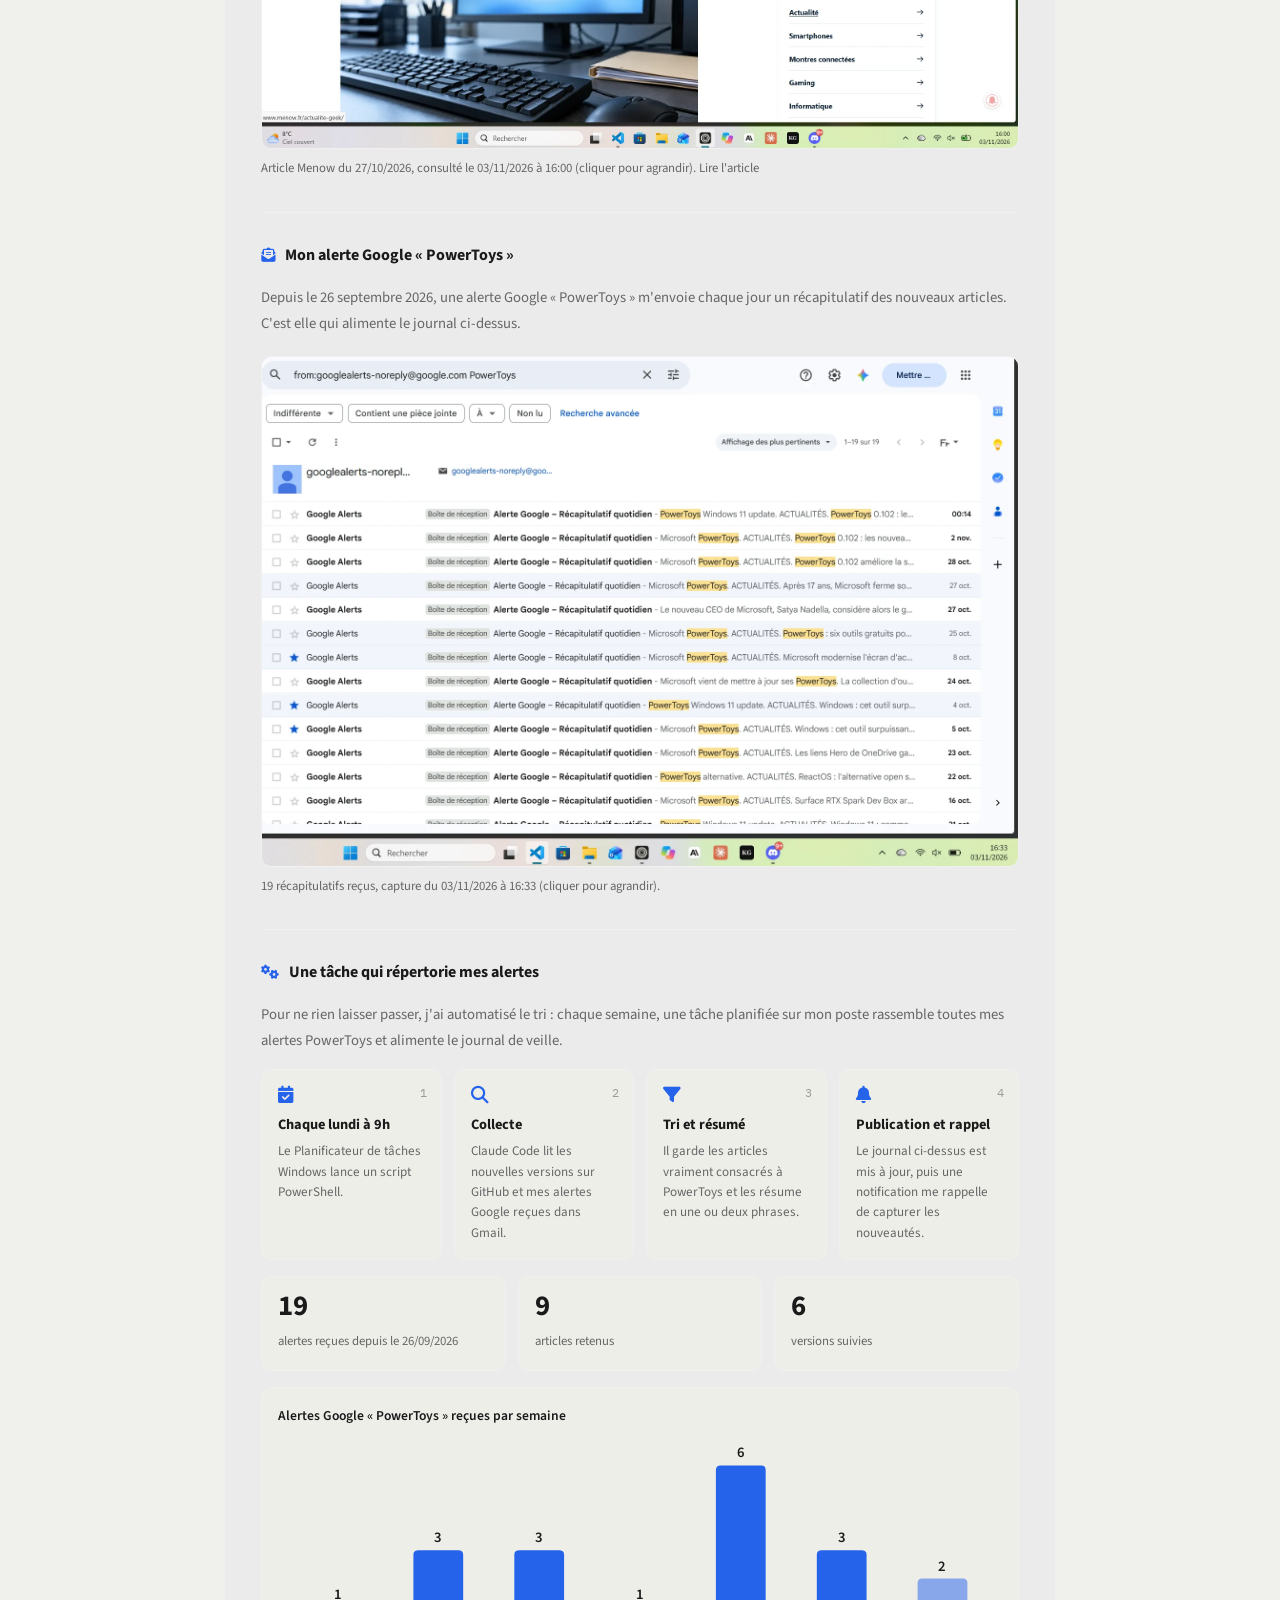
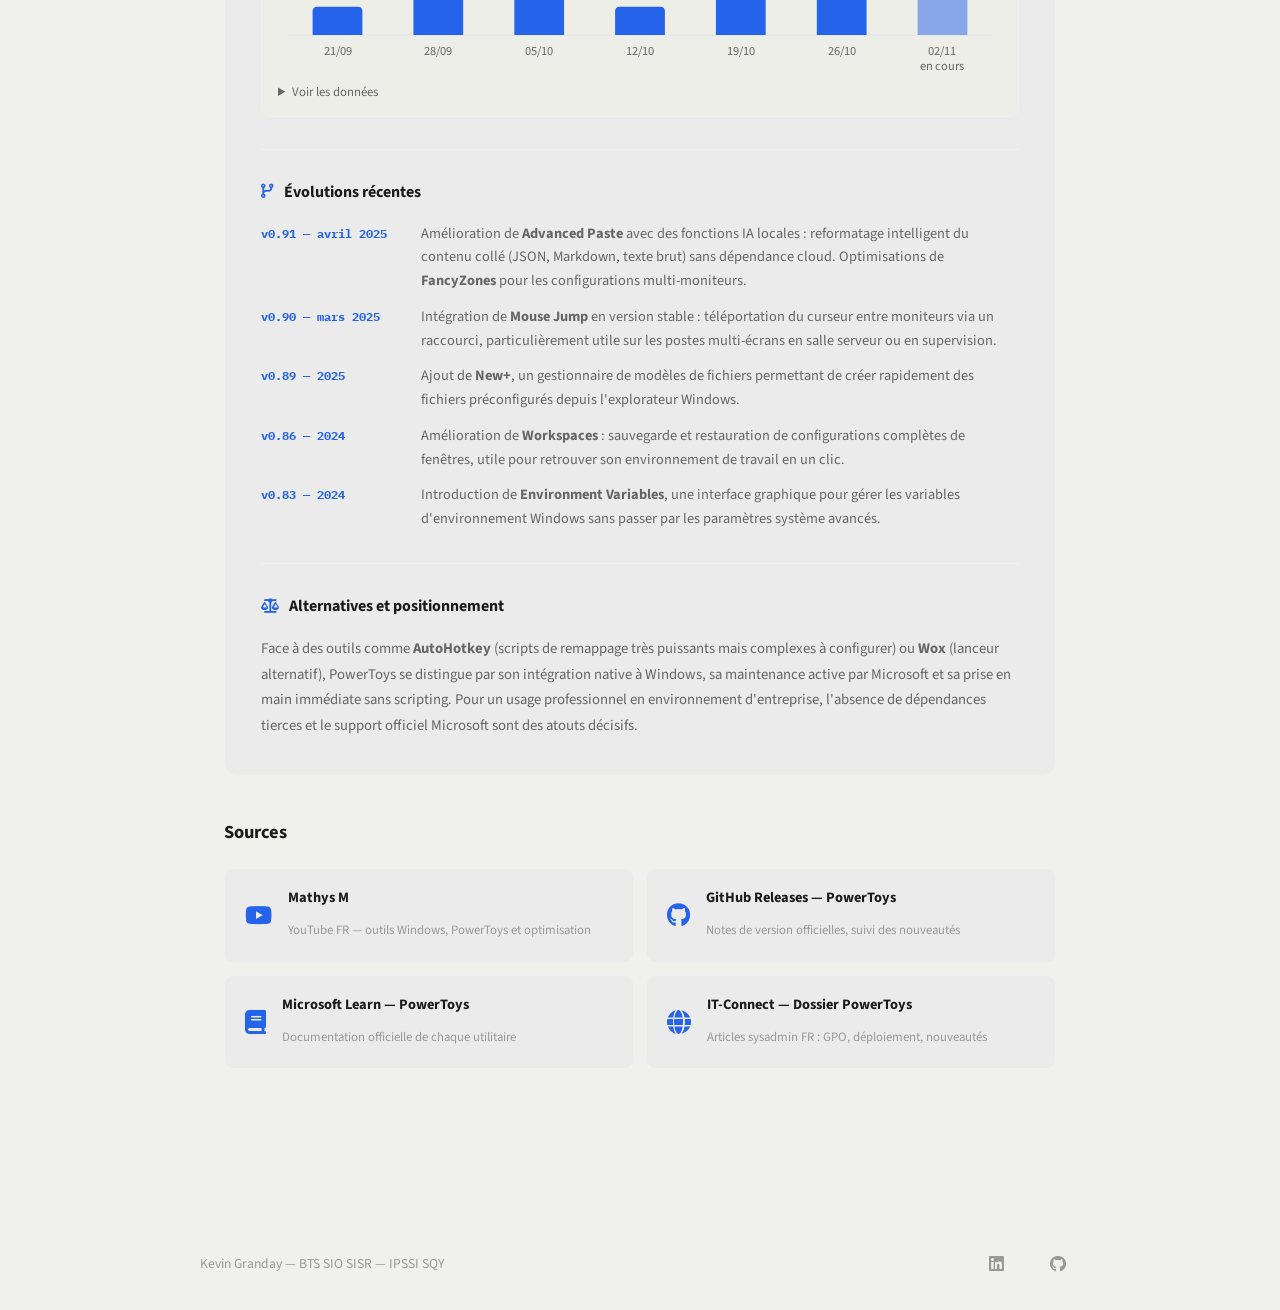
<file: veille.html>
<!DOCTYPE html>
<html lang="fr">
<head>
    <meta charset="UTF-8">
    <script>var t=localStorage.getItem('theme');if(t==='dark'||(!t&&window.matchMedia('(prefers-color-scheme: dark)').matches))document.documentElement.setAttribute('data-theme','dark');</script>
    <meta name="viewport" content="width=device-width, initial-scale=1.0">
    <title>Veille &amp; Lab — Kevin Granday</title>
    <meta name="description" content="Veille technologique de Kevin Granday : Microsoft PowerToys, Ledger & hardware wallets, cybersécurité des véhicules connectés, confidentialité des navigateurs. Laboratoire VirtualBox personnel.">
    <link rel="icon" type="image/svg+xml" href="favicon.svg">
    <link rel="manifest" href="manifest.json">
    <link rel="apple-touch-icon" href="apple-touch-icon.png">
    <meta name="theme-color" content="#111111" media="(prefers-color-scheme: light)">
    <meta name="theme-color" content="#0a0a0a" media="(prefers-color-scheme: dark)">
    <meta name="mobile-web-app-capable" content="yes">
    <meta name="apple-mobile-web-app-capable" content="yes">
    <meta name="apple-mobile-web-app-status-bar-style" content="black-translucent">
    <meta name="apple-mobile-web-app-title" content="KG Portfolio">
    <meta property="og:title" content="Veille &amp; Lab — Kevin Granday">
    <meta property="og:description" content="Veille technologique de Kevin Granday : Microsoft PowerToys, Ledger & hardware wallets, cybersécurité des véhicules connectés, confidentialité des navigateurs. Laboratoire VirtualBox personnel.">
    <meta property="og:type" content="website">
    <meta property="og:url" content="https://kevin-granday-portfolio.netlify.app/veille.html">
    <meta property="og:image" content="https://kevin-granday-portfolio.netlify.app/images/photo-kevin.webp">
    <meta name="twitter:card" content="summary_large_image">
    <meta name="twitter:title" content="Veille &amp; Lab — Kevin Granday">
    <meta name="twitter:description" content="Veille technologique : PowerToys, Ledger, cybersécurité véhicules connectés, confidentialité des navigateurs.">
    <link rel="canonical" href="https://kevin-granday-portfolio.netlify.app/veille.html">
    <link rel="stylesheet" href="style.css?v=47">
    <link rel="preconnect" href="https://fonts.googleapis.com">
    <link rel="preconnect" href="https://fonts.gstatic.com" crossorigin>
    <link href="https://fonts.googleapis.com/css2?family=Cormorant+Garamond:wght@400;500;600;700&family=Source+Sans+3:wght@300;400;500;600;700&family=IBM+Plex+Mono:wght@400;500;600&display=swap" rel="stylesheet">
    <link rel="stylesheet" href="https://cdnjs.cloudflare.com/ajax/libs/font-awesome/6.5.1/css/all.min.css">
    <!-- Google tag (gtag.js) -->
    <script async src="https://www.googletagmanager.com/gtag/js?id=G-9WGSE8JV6F"></script>
    <script>
        window.dataLayer = window.dataLayer || [];
        function gtag(){dataLayer.push(arguments);}
        gtag("js", new Date());
        gtag("config", "G-9WGSE8JV6F");
    </script>
</head>
<body>

    <!-- ===================== LIGHTBOX LAB ===================== -->
    <div class="lightbox" id="lightbox">
        <button class="lightbox__close" id="lightboxClose" aria-label="Fermer">&times;</button>
        <img src="images/lab.webp" alt="Laboratoire VirtualBox" class="lightbox__img" id="lightboxImg" loading="lazy">
    </div>

    <!-- ===================== NAVBAR ===================== -->
    <nav class="nav" id="nav">
        <a href="index.html" class="nav__logo">KG</a>
        <button class="nav__theme nav__theme--topbar" id="themeToggleTop" aria-label="Thème sombre"><i class="fas fa-moon"></i></button>
        <button class="nav__toggle" id="navToggle" aria-label="Menu">
            <span></span><span></span><span></span>
        </button>
    </nav>
    <ul class="nav__menu" id="navMenu">
        <li><a href="index.html" class="nav__link">Accueil</a></li>
        <li><a href="parcours.html" class="nav__link">Parcours</a></li>
        <li><a href="realisations.html" class="nav__link">Réalisations pro</a></li>
        <li><a href="veille.html" class="nav__link">Veille &amp; Lab</a></li>
        <li><a href="projet.html" class="nav__link">Projet pro</a></li>
        <li><a href="contact.html" class="nav__link">Contact</a></li>
        <li><button class="nav__theme" id="themeToggle" aria-label="Thème sombre"><i class="fas fa-moon"></i></button></li>
    </ul>
    <dialog class="nav__dialog" id="navDialog">
        <ul class="nav__dialog-menu">
            <li><a href="index.html" class="nav__link">Accueil</a></li>
            <li><a href="parcours.html" class="nav__link">Parcours</a></li>
            <li><a href="realisations.html" class="nav__link">Réalisations pro</a></li>
            <li><a href="veille.html" class="nav__link">Veille &amp; Lab</a></li>
            <li><a href="projet.html" class="nav__link">Projet pro</a></li>
            <li><a href="contact.html" class="nav__link">Contact</a></li>
        </ul>
    </dialog>

    <div class="page-content">

    <!-- ===================== VEILLE + LAB (flip card) ===================== -->
    <section class="section flip-face flip-face--front" id="veille">
        <div class="container">
            <div class="section-header-row">
                <div>
                    <h2 class="section__title">Veille technologique</h2>
                    <p class="section__subtitle">4 sujets de veille — cliquez pour naviguer</p>
                </div>
                <button class="flip-btn flip-to-lab">
                    <i class="fas fa-flask"></i> Laboratoire
                    <i class="fas fa-rotate"></i>
                </button>
            </div>

            <!-- Onglets -->
            <div class="veille-tabs">
                <button class="veille-tab active" data-tab="powertoys">
                    <img src="images/logo-powertoys.webp" alt="" class="veille-tab__logo" aria-hidden="true" loading="eager">
                    PowerToys
                </button>
                <button class="veille-tab" data-tab="ledger">
                    <img src="images/logo-ledger.webp" alt="" class="veille-tab__logo" aria-hidden="true" loading="eager">
                    Ledger
                </button>
                <button class="veille-tab" data-tab="vehicules">
                    <img src="images/logo-bmw-motorrad.webp" alt="" class="veille-tab__logo" aria-hidden="true" loading="eager">
                    Véhicules connectés
                </button>
                <button class="veille-tab" data-tab="navigateurs">
                    <i class="fas fa-globe veille-tab__icon" aria-hidden="true"></i>
                    Navigateurs
                </button>
            </div>

            <!-- Panel 1 : PowerToys -->
            <div class="veille-panel active" id="tab-powertoys">
            <div class="veille-card reveal">
                <div class="veille-card__header">
                    <div style="display:flex;align-items:center;gap:16px;margin-bottom:12px;">
                        <img src="images/logo-powertoys.webp" alt="Logo Microsoft PowerToys" style="width:56px;height:56px;object-fit:contain;border-radius:12px;" loading="lazy">
                        <div>
                            <h3 class="veille-card__title" style="margin:0;">Microsoft PowerToys</h3>
                            <span class="veille-card__badge">Suite d'utilitaires open source pour Windows</span>
                        </div>
                    </div>
                </div>
                <p class="veille-card__desc">
                    PowerToys est un ensemble d'utilitaires gratuits développé par Microsoft
                    pour les utilisateurs avancés de Windows. Le projet, open source et
                    hébergé sur GitHub, propose des outils de productivité qui étendent
                    les fonctionnalités natives du système.
                </p>

                <div class="powertoys-grid">
                    <div class="pt-item">
                        <i class="fas fa-table-columns"></i>
                        <h4>FancyZones</h4>
                        <p>Gestionnaire de fenêtres avec zones personnalisées.</p>
                    </div>
                    <div class="pt-item">
                        <i class="fas fa-rocket"></i>
                        <h4>PowerToys Run</h4>
                        <p>Lanceur rapide - Alt+Espace.</p>
                    </div>
                    <div class="pt-item">
                        <i class="fas fa-eye-dropper"></i>
                        <h4>Color Picker</h4>
                        <p>Pipette pour identifier toute couleur.</p>
                    </div>
                    <div class="pt-item">
                        <i class="fas fa-lock"></i>
                        <h4>File Locksmith</h4>
                        <p>Identifie les processus verrouillant un fichier.</p>
                    </div>
                    <div class="pt-item">
                        <i class="fas fa-keyboard"></i>
                        <h4>Keyboard Manager</h4>
                        <p>Remappage de touches et raccourcis.</p>
                    </div>
                    <div class="pt-item">
                        <i class="fas fa-image"></i>
                        <h4>Image Resizer</h4>
                        <p>Redimensionnement par lot.</p>
                    </div>
                    <div class="pt-item">
                        <i class="fas fa-font"></i>
                        <h4>Text Extractor</h4>
                        <p>OCR intégré pour extraire du texte.</p>
                    </div>
                    <div class="pt-item">
                        <i class="fas fa-eye"></i>
                        <h4>Peek</h4>
                        <p>Prévisualisation rapide - Ctrl+Espace.</p>
                    </div>
                </div>

                <div class="veille-card__notes">
                    <p><strong>Intérêt SISR :</strong> gestion de multiples fenêtres pour le monitoring, extraction de texte depuis des captures, remappage de raccourcis pour SSH, et identification de processus bloquants.</p>
                    <p><strong>Installation :</strong> Microsoft Store, GitHub Releases, ou <code>winget install Microsoft.PowerToys</code></p>
                </div>

                <!-- Contexte de la veille -->
                <div class="veille-section reveal">
                    <h4 class="veille-section__title"><i class="fas fa-search"></i> Pourquoi cette veille ?</h4>
                    <p>J'ai découvert PowerToys en cherchant des outils pour optimiser mon environnement de travail lors de mes TPs réseau. Gérer plusieurs fenêtres simultanément (terminal, documentation, Wireshark) devenait vite fastidieux avec les fonctions natives de Windows. J'effectue ma veille principalement via le dépôt GitHub officiel (releases notes), la chaîne YouTube TechSama et IT-Connect, que je consulte régulièrement.</p>
                </div>

                <!-- Utilisation personnelle -->
                <div class="veille-section reveal">
                    <h4 class="veille-section__title"><i class="fas fa-user-check"></i> Ce que j'utilise au quotidien</h4>
                    <div class="veille-usage-grid">
                        <div class="veille-usage-item">
                            <span class="veille-usage-item__name">FancyZones</span>
                            <p>Je l'utilise pour diviser mon écran en zones fixes lors des TPs : terminal SSH à gauche, documentation au centre, monitoring à droite. Gain de temps considérable par rapport au snap Windows natif.</p>
                        </div>
                        <div class="veille-usage-item">
                            <span class="veille-usage-item__name">File Locksmith</span>
                            <p>Indispensable quand Windows refuse de supprimer ou déplacer un fichier sans préciser pourquoi. Permet d'identifier en un clic quel processus verrouille le fichier et de le terminer proprement.</p>
                        </div>
                        <div class="veille-usage-item">
                            <span class="veille-usage-item__name">Text Extractor</span>
                            <p>Utilisé pour extraire du texte depuis des captures d'écran de logs ou messages d'erreur — évite de retaper manuellement des chemins ou codes d'erreur longs.</p>
                        </div>
                        <div class="veille-usage-item">
                            <span class="veille-usage-item__name">PowerToys Run</span>
                            <p>Remplacement du menu Démarrer pour lancer rapidement des applications, rechercher des fichiers ou calculer sans quitter le clavier. Alt+Espace devient un réflexe.</p>
                        </div>
                    </div>
                </div>

                <!-- Ma configuration (captures) -->
                <div class="veille-section reveal">
                    <h4 class="veille-section__title"><i class="fas fa-desktop"></i> Ma configuration, capture par capture</h4>
                    <p>Plutôt que de recopier la doc, voici ce que montre ma propre installation. Les captures viennent de mon poste, en version 0.99.1.</p>

                    <figure class="veille-shot">
                        <img src="images/powertoys-accueil.webp" alt="Page d'accueil des paramètres PowerToys v0.99.1 : accès rapide, raccourcis et liste des utilitaires activés" class="veille-shot__img" data-img="images/powertoys-accueil.webp" width="1917" height="1022" loading="lazy">
                        <figcaption>L'écran d'accueil des paramètres (cliquer pour agrandir).</figcaption>
                    </figure>

                    <div class="veille-usage-grid">
                        <div class="veille-usage-item">
                            <span class="veille-usage-item__name">Un menu enfin rangé</span>
                            <img src="images/powertoys-menu.webp" alt="Les cinq catégories du menu PowerToys : Outils système, Fenêtrage et dispositions, Entrée et sortie, Gestion de fichiers, Advanced" class="veille-usage-item__shot" data-img="images/powertoys-menu.webp" width="400" height="235" loading="lazy">
                            <p>Il y a quelques versions, tous les modules étaient empilés dans une seule liste alphabétique. Ils sont maintenant classés par usage : Outils système, Fenêtrage et dispositions, Entrée et sortie, Gestion de fichiers, Advanced. Avec une trentaine d'outils, ça change vraiment la navigation.</p>
                        </div>
                        <div class="veille-usage-item">
                            <span class="veille-usage-item__name">Conflits de raccourcis</span>
                            <img src="images/powertoys-conflit.webp" alt="Accueil PowerToys v0.99.1 avec l'avertissement « Conflits de raccourci : 1 conflit trouvé »" class="veille-usage-item__shot" data-img="images/powertoys-conflit.webp" width="250" height="65" loading="lazy">
                            <p>En haut de l'accueil, PowerToys me signale « 1 conflit trouvé » : deux outils (ou un outil et une autre appli) se disputent la même combinaison de touches. Avant, le raccourci ne marchait juste pas, sans explication. C'est le genre de détail qui fait gagner du temps en dépannage.</p>
                        </div>
                        <div class="veille-usage-item">
                            <span class="veille-usage-item__name">Mode administrateur</span>
                            <img src="images/powertoys-admin.webp" alt="Barre de titre « Administrateur : Paramètres PowerToys »" class="veille-usage-item__shot" data-img="images/powertoys-admin.webp" width="330" height="46" loading="lazy">
                            <p>La barre de titre indique « Administrateur ». Je lance PowerToys avec les droits élevés, sinon ses raccourcis ne fonctionnent pas quand la fenêtre active est elle-même en admin (une console PowerShell élevée, par exemple). Côté sécurité, c'est un choix à faire en connaissance de cause sur un poste d'entreprise.</p>
                        </div>
                        <div class="veille-usage-item">
                            <span class="veille-usage-item__name">Ce que j'ai désactivé</span>
                            <img src="images/powertoys-desactives.webp" alt="Interrupteurs désactivés pour Accent rapide, CursorWrap et Grab And Move" class="veille-usage-item__shot" data-img="images/powertoys-desactives.webp" width="496" height="177" loading="lazy">
                            <p>Accent rapide, CursorWrap et Grab And Move sont coupés. Chaque module actif tourne en arrière-plan et réserve des raccourcis : je n'active que ce que j'utilise vraiment, ce qui limite aussi les conflits.</p>
                        </div>
                    </div>

                    <p style="margin-top:16px;">On voit aussi plusieurs badges <strong>NOUVEAU</strong> (Grab And Move, Power Display) et la <strong>Palette de commandes</strong> dans l'accès rapide : c'est le successeur de PowerToys Run, que Microsoft fait évoluer en parallèle. Je teste les deux pour voir lequel garder.</p>
                </div>

                <!-- Journal de veille : généré chaque lundi par veille-oral/auto/render.py, ne pas éditer à la main -->
                <!-- VEILLE-AUTO:START -->
                <div class="veille-section reveal">
                    <h4 class="veille-section__title"><i class="fas fa-rss"></i> Journal de veille</h4>
                    <p>Mis à jour chaque lundi à partir des notes de version GitHub et de mes alertes Google « PowerToys ». Dernière vérification : 03/11/2026.</p>
                    <div class="veille-changelog">
                        <div class="veille-changelog__item">
                            <span class="veille-changelog__version">01/11/2026</span>
                            <p><strong>PowerToys 0.102 : les nouveautés pour Windows 11</strong> (article, Geekinfos) : L&#x27;article détaille les nouveautés de PowerToys 0.102 pour Windows 11 et explique que l&#x27;application est distincte de Windows Update, avec la procédure de mise à jour depuis ses paramètres. <a href="https://www.geekinfos.fr/2026/11/01/powertoys-0-102-nouveautes-windows-11/" target="_blank" rel="noopener">Lire</a></p>
                        </div>
                        <div class="veille-changelog__item">
                            <span class="veille-changelog__version">28/10/2026</span>
                            <p><strong>PowerToys 0.102 améliore la souris et muscle la palette de commandes de Windows 11</strong> (article, Pause Hardware) : PowerToys 0.102 renforce le contrôle de la souris avec Mouse Button Lock, qui maintient virtuellement un bouton enfoncé après une pression prolongée, et enrichit la palette de commandes sous Windows 11. <a href="https://pausehardware.com/powertoys-0102-souris-commandes-windows-11/" target="_blank" rel="noopener">Lire</a></p>
                        </div>
                        <div class="veille-changelog__item">
                            <span class="veille-changelog__version">28/10/2026</span>
                            <p><strong>Windows : PowerToys corrige le plantage de l&#x27;outil qui identifie les fichiers bloqués</strong> (article, Menow) : Le correctif PowerToys 0.102.3001 résout un plantage de File Locksmith lors d&#x27;analyses bloquées, et corrige un crash de Quick Accent lors de la saisie de caractères accentués. <a href="https://www.menow.fr/windows-powertoys-corrige-le-plantage-de-loutil-qui-identifie-les-fichiers-bloques/" target="_blank" rel="noopener">Lire</a></p>
                        </div>
                        <div class="veille-changelog__item">
                            <span class="veille-changelog__version">27/10/2026</span>
                            <p><strong>v0.102.3001</strong> (version, GitHub) : Hotfix correctif résolvant des plantages dans File Locksmith lors d&#x27;analyses bloquées, et dans Quick Accent lors d&#x27;un changement de langue ou d&#x27;une liste de caractères plus courte. <a href="https://github.com/microsoft/PowerToys/releases/tag/v0.102.3001" target="_blank" rel="noopener">Lire</a></p>
                        </div>
                        <div class="veille-changelog__item">
                            <span class="veille-changelog__version">24/10/2026</span>
                            <p><strong>Les Microsoft PowerToys inaugurent deux nouvelles fonctions pour votre souris</strong> (article, 01net.com) : La mise à jour PowerToys 0.102 inaugure deux nouvelles fonctionnalités pour la souris et enrichit la collection d&#x27;utilitaires pour Windows 11. <a href="https://www.01net.com/actualites/microsoft-powertoys-deux-nouvelles-fonctions-souris.html" target="_blank" rel="noopener">Lire</a></p>
                        </div>
                        <div class="veille-changelog__item">
                            <span class="veille-changelog__version">24/10/2026</span>
                            <p><strong>PowerToys : six outils gratuits pour arrêter de perdre du temps sous Windows</strong> (article, Android MT - Ouest-France) : L&#x27;article présente six outils PowerToys pour gagner du temps sous Windows, dont FancyZones pour la gestion de fenêtres, Image Resizer et le renommage de fichiers en masse. <a href="https://android-mt.ouest-france.fr/news/powertoys-six-outils-gratuits-pour-arreter-de-perdre-du-temps-sous-windows/227248/" target="_blank" rel="noopener">Lire</a></p>
                        </div>
                        <div class="veille-changelog__item">
                            <span class="veille-changelog__version">24/10/2026</span>
                            <p><strong>PowerToys 0.102 : Microsoft simplifie le glisser-déplacer avec le verrouillage du clic</strong> (article, PC Astuces) : PowerToys 0.102 simplifie le glisser-déplacer grâce au verrouillage du clic souris, parmi plusieurs nouvelles fonctionnalités introduites dans cette mise à jour. <a href="https://actu.pcastuces.com/actu-43077-powertoys-0102-microsoft-simplifie-le-glisser-deplacer-avec-le-verrouillage-du-clic.htm" target="_blank" rel="noopener">Lire</a></p>
                        </div>
                        <div class="veille-changelog__item">
                            <span class="veille-changelog__version">24/10/2026</span>
                            <p><strong>PowerToys 0.102 ajoute des fonctionnalités pratiques pour la souris et l&#x27;automatisation sous Windows 11</strong> (article, Clickx) : PowerToys 0.102 introduit Mouse Button Lock pour maintenir un clic sans effort physique, et améliore l&#x27;utilisation de FancyZones, Image Resizer et File Locksmith depuis les scripts et terminaux. <a href="https://www.clickx.be/fr/actualites/200925/powertoys-0-102-apporte-des-fonctionnalites-pratiques-pour-la-souris-et-lautomatisation-sous-windows-11/" target="_blank" rel="noopener">Lire</a></p>
                        </div>
                        <div class="veille-changelog__item">
                            <span class="veille-changelog__version">21/10/2026</span>
                            <p><strong>v0.102.2933</strong> (version, GitHub) : PowerToys 0.102 introduit deux nouveaux utilitaires souris (Mouse Button Lock et CursorHide), un accès rapide en étagère pour la palette de commandes, et la dictée vocale dans ZoomIt. <a href="https://github.com/microsoft/PowerToys/releases/tag/v0.102.2933.0" target="_blank" rel="noopener">Lire</a></p>
                        </div>
                        <div class="veille-changelog__item">
                            <span class="veille-changelog__version">07/10/2026</span>
                            <p><strong>Microsoft modernise l&#x27;écran d&#x27;accueil de PowerToys avec une nouvelle interface 3D</strong> (article, PC Astuces) : Microsoft prépare une refonte de la page d&#x27;accueil de PowerToys avec une nouvelle interface 3D, dont une démonstration a été partagée sur le dépôt GitHub officiel et sur le compte X de l&#x27;équipe. <a href="https://actu.pcastuces.com/actu-43015-microsoft-modernise-ecran-accuei-de-powertoys-avec-une-nouvelle-interface-3d.htm" target="_blank" rel="noopener">Lire</a></p>
                        </div>
                    </div>
                </div>
                <!-- VEILLE-AUTO:END -->

                <!-- Zoom sur une actu : correctif File Locksmith -->
                <div class="veille-section reveal">
                    <h4 class="veille-section__title"><i class="fas fa-wrench"></i> Zoom sur une actu : File Locksmith corrigé</h4>
                    <p>Le 27 octobre 2026, Microsoft a publié PowerToys <strong>0.102.3001</strong>, un correctif qui règle un plantage de <strong>File Locksmith</strong> quand une analyse reste bloquée, ainsi qu'un plantage d'Accent rapide. Mon alerte Google m'a remonté l'article de Menow le lendemain.</p>
                    <p>Ce correctif me concerne directement : File Locksmith fait partie des outils que j'utilise au quotidien pour savoir quel processus verrouille un fichier. Accent rapide, lui, est désactivé sur mon poste. C'est typiquement le genre de mise à jour corrective qu'un technicien applique vite sur les postes qui utilisent l'outil.</p>
                    <figure class="veille-shot">
                        <img src="images/actu-menow-file-locksmith.webp" alt="Article Menow « Windows : PowerToys corrige le plantage de l'outil qui identifie les fichiers bloqués », publié le 27 octobre 2026, capture du 03/11/2026 à 16:00" class="veille-shot__img" data-img="images/actu-menow-file-locksmith.webp" width="1903" height="1058" loading="lazy">
                        <figcaption>Article Menow du 27/10/2026, consulté le 03/11/2026 à 16:00 (cliquer pour agrandir). <a href="https://www.menow.fr/windows-powertoys-corrige-le-plantage-de-loutil-qui-identifie-les-fichiers-bloques/" target="_blank" rel="noopener">Lire l'article</a></figcaption>
                    </figure>
                </div>

                <!-- Alerte Google PowerToys (capture Gmail) -->
                <div class="veille-section reveal">
                    <h4 class="veille-section__title"><i class="fas fa-envelope-open-text"></i> Mon alerte Google « PowerToys »</h4>
                    <p>Depuis le 26 septembre 2026, une alerte Google « PowerToys » m'envoie chaque jour un récapitulatif des nouveaux articles. C'est elle qui alimente le journal ci-dessus.</p>
                    <figure class="veille-shot">
                        <img src="images/preuve-google-alerts.webp" alt="Boîte Gmail filtrée sur les alertes Google PowerToys : 19 récapitulatifs reçus entre le 26 septembre et le 3 novembre 2026, capture du 03/11/2026" class="veille-shot__img" data-img="images/preuve-google-alerts.webp" width="1586" height="1066" loading="lazy">
                        <figcaption>19 récapitulatifs reçus, capture du 03/11/2026 à 16:33 (cliquer pour agrandir).</figcaption>
                    </figure>
                </div>

                <!-- Tâche automatique + graphique : générés chaque lundi par veille-oral/auto/render.py, ne pas éditer à la main -->
                <!-- VEILLE-STATS:START -->
                <div class="veille-section reveal">
                    <h4 class="veille-section__title"><i class="fas fa-gears"></i> Une tâche qui répertorie mes alertes</h4>
                    <p>Pour ne rien laisser passer, j'ai automatisé le tri : chaque semaine, une tâche planifiée sur mon poste rassemble toutes mes alertes PowerToys et alimente le journal de veille.</p>
                    <div class="veille-task">
                        <div class="veille-task__step">
                            <span class="veille-task__num">1</span>
                            <i class="fas fa-calendar-check" aria-hidden="true"></i>
                            <strong>Chaque lundi à 9h</strong>
                            <p>Le Planificateur de tâches Windows lance un script PowerShell.</p>
                        </div>
                        <div class="veille-task__step">
                            <span class="veille-task__num">2</span>
                            <i class="fas fa-magnifying-glass" aria-hidden="true"></i>
                            <strong>Collecte</strong>
                            <p>Claude Code lit les nouvelles versions sur GitHub et mes alertes Google reçues dans Gmail.</p>
                        </div>
                        <div class="veille-task__step">
                            <span class="veille-task__num">3</span>
                            <i class="fas fa-filter" aria-hidden="true"></i>
                            <strong>Tri et résumé</strong>
                            <p>Il garde les articles vraiment consacrés à PowerToys et les résume en une ou deux phrases.</p>
                        </div>
                        <div class="veille-task__step">
                            <span class="veille-task__num">4</span>
                            <i class="fas fa-bell" aria-hidden="true"></i>
                            <strong>Publication et rappel</strong>
                            <p>Le journal ci-dessus est mis à jour, puis une notification me rappelle de capturer les nouveautés.</p>
                        </div>
                    </div>
                    <div class="veille-stats">
                        <div class="veille-stats__tile"><span class="veille-stats__value">19</span><span class="veille-stats__label">alertes reçues depuis le 26/09/2026</span></div>
                        <div class="veille-stats__tile"><span class="veille-stats__value">9</span><span class="veille-stats__label">articles retenus</span></div>
                        <div class="veille-stats__tile"><span class="veille-stats__value">6</span><span class="veille-stats__label">versions suivies</span></div>
                    </div>
                    <figure class="veille-chart">
                        <figcaption class="veille-chart__title">Alertes Google « PowerToys » reçues par semaine</figcaption>
                        <svg class="veille-chart__svg" viewBox="0 0 640 210" role="img" aria-label="Alertes Google PowerToys reçues par semaine, de la semaine du 21/09 à celle du 02/11"><line class="veille-chart__axis" x1="8" x2="632" y1="176" y2="176"/><g class="veille-chart__col"><title>Semaine du 21/09 au 27/09 : 1 alerte</title><rect class="veille-chart__hit" x="8.0" y="16" width="89.1" height="160"/><path class="veille-chart__bar" d="M30.6,176 V155.0 Q30.6,151.0 34.6,151.0 H70.6 Q74.6,151.0 74.6,155.0 V176 Z"/><text class="veille-chart__value" x="52.6" y="144.0">1</text><text class="veille-chart__label" x="52.6" y="194">21/09</text></g><g class="veille-chart__col"><title>Semaine du 28/09 au 04/10 : 3 alertes</title><rect class="veille-chart__hit" x="97.1" y="16" width="89.1" height="160"/><path class="veille-chart__bar" d="M119.7,176 V105.0 Q119.7,101.0 123.7,101.0 H159.7 Q163.7,101.0 163.7,105.0 V176 Z"/><text class="veille-chart__value" x="141.7" y="94.0">3</text><text class="veille-chart__label" x="141.7" y="194">28/09</text></g><g class="veille-chart__col"><title>Semaine du 05/10 au 11/10 : 3 alertes</title><rect class="veille-chart__hit" x="186.3" y="16" width="89.1" height="160"/><path class="veille-chart__bar" d="M208.9,176 V105.0 Q208.9,101.0 212.9,101.0 H248.9 Q252.9,101.0 252.9,105.0 V176 Z"/><text class="veille-chart__value" x="230.9" y="94.0">3</text><text class="veille-chart__label" x="230.9" y="194">05/10</text></g><g class="veille-chart__col"><title>Semaine du 12/10 au 18/10 : 1 alerte</title><rect class="veille-chart__hit" x="275.4" y="16" width="89.1" height="160"/><path class="veille-chart__bar" d="M298.0,176 V155.0 Q298.0,151.0 302.0,151.0 H338.0 Q342.0,151.0 342.0,155.0 V176 Z"/><text class="veille-chart__value" x="320.0" y="144.0">1</text><text class="veille-chart__label" x="320.0" y="194">12/10</text></g><g class="veille-chart__col"><title>Semaine du 19/10 au 25/10 : 6 alertes</title><rect class="veille-chart__hit" x="364.6" y="16" width="89.1" height="160"/><path class="veille-chart__bar" d="M387.1,176 V30.0 Q387.1,26.0 391.1,26.0 H427.1 Q431.1,26.0 431.1,30.0 V176 Z"/><text class="veille-chart__value" x="409.1" y="19.0">6</text><text class="veille-chart__label" x="409.1" y="194">19/10</text></g><g class="veille-chart__col"><title>Semaine du 26/10 au 01/11 : 3 alertes</title><rect class="veille-chart__hit" x="453.7" y="16" width="89.1" height="160"/><path class="veille-chart__bar" d="M476.3,176 V105.0 Q476.3,101.0 480.3,101.0 H516.3 Q520.3,101.0 520.3,105.0 V176 Z"/><text class="veille-chart__value" x="498.3" y="94.0">3</text><text class="veille-chart__label" x="498.3" y="194">26/10</text></g><g class="veille-chart__col"><title>Semaine du 02/11 au 08/11 : 2 alertes (semaine en cours)</title><rect class="veille-chart__hit" x="542.9" y="16" width="89.1" height="160"/><path class="veille-chart__bar veille-chart__bar--current" d="M565.4,176 V130.0 Q565.4,126.0 569.4,126.0 H605.4 Q609.4,126.0 609.4,130.0 V176 Z"/><text class="veille-chart__value" x="587.4" y="119.0">2</text><text class="veille-chart__label" x="587.4" y="194">02/11</text><text class="veille-chart__label" x="587.4" y="207">en cours</text></g></svg>
                        <details class="veille-chart__data">
                            <summary>Voir les données</summary>
                            <table><thead><tr><th>Semaine du</th><th>Alertes</th></tr></thead><tbody><tr><td>21/09/2026</td><td>1</td></tr><tr><td>28/09/2026</td><td>3</td></tr><tr><td>05/10/2026</td><td>3</td></tr><tr><td>12/10/2026</td><td>1</td></tr><tr><td>19/10/2026</td><td>6</td></tr><tr><td>26/10/2026</td><td>3</td></tr><tr><td>02/11/2026</td><td>2</td></tr></tbody></table>
                        </details>
                    </figure>
                </div>
                <!-- VEILLE-STATS:END -->

                <!-- Évolutions récentes -->
                <div class="veille-section reveal">
                    <h4 class="veille-section__title"><i class="fas fa-code-branch"></i> Évolutions récentes</h4>
                    <div class="veille-changelog">
                        <div class="veille-changelog__item">
                            <span class="veille-changelog__version">v0.91 — avril 2025</span>
                            <p>Amélioration de <strong>Advanced Paste</strong> avec des fonctions IA locales : reformatage intelligent du contenu collé (JSON, Markdown, texte brut) sans dépendance cloud. Optimisations de <strong>FancyZones</strong> pour les configurations multi-moniteurs.</p>
                        </div>
                        <div class="veille-changelog__item">
                            <span class="veille-changelog__version">v0.90 — mars 2025</span>
                            <p>Intégration de <strong>Mouse Jump</strong> en version stable : téléportation du curseur entre moniteurs via un raccourci, particulièrement utile sur les postes multi-écrans en salle serveur ou en supervision.</p>
                        </div>
                        <div class="veille-changelog__item">
                            <span class="veille-changelog__version">v0.89 — 2025</span>
                            <p>Ajout de <strong>New+</strong>, un gestionnaire de modèles de fichiers permettant de créer rapidement des fichiers préconfigurés depuis l'explorateur Windows.</p>
                        </div>
                        <div class="veille-changelog__item">
                            <span class="veille-changelog__version">v0.86 — 2024</span>
                            <p>Amélioration de <strong>Workspaces</strong> : sauvegarde et restauration de configurations complètes de fenêtres, utile pour retrouver son environnement de travail en un clic.</p>
                        </div>
                        <div class="veille-changelog__item">
                            <span class="veille-changelog__version">v0.83 — 2024</span>
                            <p>Introduction de <strong>Environment Variables</strong>, une interface graphique pour gérer les variables d'environnement Windows sans passer par les paramètres système avancés.</p>
                        </div>
                    </div>
                </div>

                <!-- Comparatif -->
                <div class="veille-section reveal">
                    <h4 class="veille-section__title"><i class="fas fa-scale-balanced"></i> Alternatives et positionnement</h4>
                    <p>Face à des outils comme <strong>AutoHotkey</strong> (scripts de remappage très puissants mais complexes à configurer) ou <strong>Wox</strong> (lanceur alternatif), PowerToys se distingue par son intégration native à Windows, sa maintenance active par Microsoft et sa prise en main immédiate sans scripting. Pour un usage professionnel en environnement d'entreprise, l'absence de dépendances tierces et le support officiel Microsoft sont des atouts décisifs.</p>
                </div>
            </div>

            <!-- Sources -->
            <div class="sources reveal">
                <h3 class="sources__title">Sources</h3>
                <div class="sources__grid">
                    <a href="https://www.youtube.com/@MathysM" target="_blank" rel="noopener" class="source-link">
                        <i class="fab fa-youtube"></i>
                        <div>
                            <strong>Mathys M</strong>
                            <span>YouTube FR — outils Windows, PowerToys et optimisation</span>
                        </div>
                    </a>
                    <a href="https://github.com/microsoft/PowerToys/releases" target="_blank" rel="noopener" class="source-link">
                        <i class="fab fa-github"></i>
                        <div>
                            <strong>GitHub Releases — PowerToys</strong>
                            <span>Notes de version officielles, suivi des nouveautés</span>
                        </div>
                    </a>
                    <a href="https://learn.microsoft.com/fr-fr/windows/powertoys/" target="_blank" rel="noopener" class="source-link">
                        <i class="fas fa-book"></i>
                        <div>
                            <strong>Microsoft Learn — PowerToys</strong>
                            <span>Documentation officielle de chaque utilitaire</span>
                        </div>
                    </a>
                    <a href="https://www.it-connect.fr/tag/powertoys/" target="_blank" rel="noopener" class="source-link">
                        <i class="fas fa-globe"></i>
                        <div>
                            <strong>IT-Connect — Dossier PowerToys</strong>
                            <span>Articles sysadmin FR : GPO, déploiement, nouveautés</span>
                        </div>
                    </a>
                </div>
            </div>

            </div><!-- /veille-panel powertoys -->

            <!-- Panel 2 : Ledger -->
            <div class="veille-panel" id="tab-ledger">
            <!-- ===================== VEILLE 2 : LEDGER ===================== -->
            <div class="veille-card reveal" style="margin-top:56px;">
                <div class="veille-card__header">
                    <div style="display:flex;align-items:center;gap:16px;margin-bottom:12px;">
                        <img src="images/logo-ledger.webp" alt="Logo Ledger" style="width:56px;height:56px;object-fit:contain;border-radius:12px;flex-shrink:0;" loading="lazy">
                        <div>
                            <h3 class="veille-card__title" style="margin:0;">Ledger &amp; Hardware Wallets</h3>
                            <span class="veille-card__badge">Sécurité matérielle appliquée aux actifs numériques</span>
                        </div>
                    </div>
                </div>
                <p class="veille-card__desc">
                    Les hardware wallets sont des dispositifs physiques dédiés à la sécurisation des clés privées cryptographiques.
                    Ledger, entreprise française fondée en 2014, est le leader mondial du secteur avec plus de 6 millions d'appareils vendus.
                    Ces dispositifs constituent un cas d'étude concret de sécurité matérielle appliquée à grande échelle,
                    directement comparable aux HSM (Hardware Security Modules) utilisés en entreprise.
                </p>

                <div class="powertoys-grid">
                    <div class="pt-item">
                        <i class="fas fa-microchip"></i>
                        <h4>Secure Element</h4>
                        <p>Puce certifiée CC EAL5+ isolant les clés privées du système principal.</p>
                    </div>
                    <div class="pt-item">
                        <i class="fas fa-code"></i>
                        <h4>BOLOS OS</h4>
                        <p>Système d'exploitation propriétaire Ledger pour l'isolation des applications.</p>
                    </div>
                    <div class="pt-item">
                        <i class="fas fa-key"></i>
                        <h4>Clé privée</h4>
                        <p>Nombre cryptographique qui ne quitte jamais le Secure Element.</p>
                    </div>
                    <div class="pt-item">
                        <i class="fas fa-bolt"></i>
                        <h4>Side-channel</h4>
                        <p>Attaques par analyse de consommation électrique ou rayonnement EM.</p>
                    </div>
                    <div class="pt-item">
                        <i class="fas fa-link"></i>
                        <h4>Supply chain attack</h4>
                        <p>Compromission d'une dépendance logicielle en amont de la livraison.</p>
                    </div>
                    <div class="pt-item">
                        <i class="fas fa-server"></i>
                        <h4>HSM</h4>
                        <p>Équivalent entreprise du hardware wallet : protège les clés PKI et CA.</p>
                    </div>
                </div>

                <div class="veille-card__notes">
                    <p><strong>Lien SISR :</strong> les concepts de Ledger sont identiques à ceux des HSM d'entreprise : isolation matérielle, attestation de firmware, résistance aux attaques physiques. Un administrateur systèmes gère régulièrement des PKI et des CA qui reposent sur les mêmes principes.</p>
                    <p><strong>Modèles :</strong> Ledger Nano S Plus, Nano X (Bluetooth), Ledger Stax &amp; Flex (écran tactile, 2024)</p>
                </div>

                <div class="veille-section reveal">
                    <h4 class="veille-section__title"><i class="fas fa-search"></i> Pourquoi cette veille ?</h4>
                    <p>En m'intéressant aux cryptomonnaies, j'ai rapidement cherché comment sécuriser des actifs numériques de manière fiable.
                    Les wallets logiciels (MetaMask, Exodus) exposent les clés privées en mémoire RAM — un attaquant avec un accès local peut les extraire.
                    En creusant la question, j'ai découvert l'architecture des hardware wallets et leur lien direct avec la sécurité matérielle étudiée en SISR.
                    Je me tiens informé via le blog officiel Ledger, le dépôt GitHub Ledger, les publications de Trail of Bits et les alertes du CERT-FR.</p>
                </div>

                <div class="veille-section reveal">
                    <h4 class="veille-section__title"><i class="fas fa-triangle-exclamation"></i> Incidents réels</h4>
                    <div class="veille-changelog">
                        <div class="veille-changelog__item">
                            <span class="veille-changelog__version">Déc. 2023 — Supply chain</span>
                            <p>Le <strong>Ledger Connect Kit</strong> (bibliothèque npm utilisée par des dizaines de dApps) est compromis via un compte npm d'un ancien employé. Du code malveillant redirige les transactions vers un wallet attaquant. Environ <strong>600 000 $</strong> volés en quelques heures avant que le package soit retiré.</p>
                        </div>
                        <div class="veille-changelog__item">
                            <span class="veille-changelog__version">Juil. 2020 — Data breach</span>
                            <p>La base de données e-commerce Ledger est exfiltrée : <strong>1 million d'adresses email</strong> et <strong>272 000 dossiers complets</strong> (nom, adresse postale, téléphone) publiés sur des forums. La faille n'était pas dans l'appareil mais dans l'API marketing — illustration que la surface d'attaque dépasse le produit lui-même.</p>
                        </div>
                        <div class="veille-changelog__item">
                            <span class="veille-changelog__version">Mai 2023 — Ledger Recover</span>
                            <p>Ledger annonce <strong>Ledger Recover</strong> : service de sauvegarde de la seed phrase via trois tiers de confiance. Très controversé car il implique de fragmenter et transmettre la seed (chiffrée) vers des serveurs externes. Révèle que le firmware peut techniquement extraire la seed — remettant en cause le modèle de confiance du Secure Element.</p>
                        </div>
                    </div>
                </div>

                <div class="veille-section reveal">
                    <h4 class="veille-section__title"><i class="fas fa-code-branch"></i> Évolutions récentes</h4>
                    <div class="veille-changelog">
                        <div class="veille-changelog__item">
                            <span class="veille-changelog__version">2024 — Ledger Flex &amp; Stax</span>
                            <p>Nouveaux modèles avec écran tactile E Ink et confirmation visuelle des transactions directement sur l'écran sécurisé — réduisant le risque d'attaque "blind signing" où l'utilisateur signe sans voir ce qu'il approuve.</p>
                        </div>
                        <div class="veille-changelog__item">
                            <span class="veille-changelog__version">2023 — Clear signing initiative</span>
                            <p>Ledger pousse l'adoption du <strong>clear signing</strong> : affichage lisible des détails de chaque transaction sur l'écran de l'appareil, plutôt qu'un hash hexadécimal incompréhensible. Effort de standardisation avec les principaux protocoles DeFi.</p>
                        </div>
                    </div>
                </div>

                <div class="veille-section reveal">
                    <h4 class="veille-section__title"><i class="fas fa-scale-balanced"></i> Hardware wallet vs alternatives</h4>
                    <p>Face aux wallets logiciels (MetaMask, Exodus), le hardware wallet ajoute une couche d'isolation physique irremplaçable.
                    Face aux wallets papier (seed phrase écrite), il offre la facilité d'usage et la résistance aux keyloggers.
                    Son équivalent en entreprise est le <strong>HSM</strong> (Thales, Utimaco, YubiHSM) qui protège les clés PKI et les autorités de certification.
                    La limite principale reste la confiance accordée au fabricant — comme le montre l'affaire Ledger Recover.</p>
                </div>
            </div>

            <!-- Sources Ledger -->
            <div class="sources reveal">
                <h3 class="sources__title">Sources — Ledger &amp; Hardware Wallets</h3>
                <div class="sources__grid">
                    <a href="https://www.ledger.com/academy" target="_blank" rel="noopener" class="source-link">
                        <i class="fas fa-book"></i>
                        <div>
                            <strong>Ledger Academy</strong>
                            <span>Documentation officielle et guides sécurité</span>
                        </div>
                    </a>
                    <a href="https://github.com/LedgerHQ" target="_blank" rel="noopener" class="source-link">
                        <i class="fab fa-github"></i>
                        <div>
                            <strong>GitHub LedgerHQ</strong>
                            <span>Firmware open source et rapports de sécurité</span>
                        </div>
                    </a>
                    <a href="https://www.cert.ssi.gouv.fr/" target="_blank" rel="noopener" class="source-link">
                        <i class="fas fa-shield-halved"></i>
                        <div>
                            <strong>CERT-FR</strong>
                            <span>Alertes CVE et incidents sécurité</span>
                        </div>
                    </a>
                    <a href="https://www.trailofbits.com/research" target="_blank" rel="noopener" class="source-link">
                        <i class="fas fa-flask"></i>
                        <div>
                            <strong>Trail of Bits</strong>
                            <span>Audits de sécurité hardware &amp; blockchain</span>
                        </div>
                    </a>
                </div>
            </div>

            </div><!-- /veille-panel ledger -->

            <!-- Panel 3 : Véhicules -->
            <div class="veille-panel" id="tab-vehicules">
            <!-- ===================== VEILLE 3 : VÉHICULES CONNECTÉS ===================== -->
            <div class="veille-card reveal" style="margin-top:56px;">
                <div class="veille-card__header">
                    <div style="display:flex;align-items:center;gap:16px;margin-bottom:12px;">
                        <img src="images/logo-bmw-motorrad.webp" alt="Logo BMW Motorrad" style="width:56px;height:56px;object-fit:contain;border-radius:12px;flex-shrink:0;" loading="lazy">
                        <div>
                            <h3 class="veille-card__title" style="margin:0;">Cybersécurité des Véhicules Connectés</h3>
                            <span class="veille-card__badge">Quand l'informatique embarquée devient une surface d'attaque</span>
                        </div>
                    </div>
                </div>
                <p class="veille-card__desc">
                    Les véhicules modernes — motos incluses — embarquent des dizaines d'ECU (Electronic Control Units) interconnectés
                    via des protocoles réseau internes. Avec l'ajout du Bluetooth, du WiFi, de la 4G et des accès sans clé,
                    la surface d'attaque devient comparable à un réseau d'entreprise : de multiples points d'entrée,
                    des protocoles anciens sans authentification, et des conséquences physiques en cas de compromission.
                </p>

                <div class="powertoys-grid">
                    <div class="pt-item">
                        <i class="fas fa-network-wired"></i>
                        <h4>CAN Bus</h4>
                        <p>Réseau interne reliant tous les calculateurs, sans authentification native.</p>
                    </div>
                    <div class="pt-item">
                        <i class="fas fa-microchip"></i>
                        <h4>ECU</h4>
                        <p>Electronic Control Unit : calculateurs gérant chaque fonction du véhicule.</p>
                    </div>
                    <div class="pt-item">
                        <i class="fas fa-plug"></i>
                        <h4>OBD-II</h4>
                        <p>Port de diagnostic standardisé — point d'entrée privilégié des attaques physiques.</p>
                    </div>
                    <div class="pt-item">
                        <i class="fas fa-signal"></i>
                        <h4>Relay attack</h4>
                        <p>Amplification du signal de la clé sans contact pour déverrouiller à distance.</p>
                    </div>
                    <div class="pt-item">
                        <i class="fas fa-satellite-dish"></i>
                        <h4>V2X</h4>
                        <p>Vehicle to Everything : communication entre véhicules et infrastructure routière.</p>
                    </div>
                    <div class="pt-item">
                        <i class="fas fa-file-shield"></i>
                        <h4>UNECE WP.29</h4>
                        <p>Réglementation européenne cybersécurité obligatoire pour tous les véhicules neufs depuis 2022.</p>
                    </div>
                </div>

                <div class="veille-card__notes">
                    <p><strong>Lien SISR :</strong> le CAN bus est un réseau embarqué avec ses propres protocoles, topologies et vulnérabilités — comme un LAN d'entreprise. Les principes de segmentation, détection d'intrusion et durcissement s'appliquent directement. Des IDS spécifiques aux véhicules émergent (Argus Cyber Security, Upstream Security).</p>
                    <p><strong>Standard de référence :</strong> ISO/SAE 21434 — cybersécurité du cycle de vie des véhicules routiers (2021)</p>
                </div>

                <div class="veille-section reveal">
                    <h4 class="veille-section__title"><i class="fas fa-search"></i> Pourquoi cette veille ?</h4>
                    <p>Passionné de moto, j'ai commencé à m'interroger sur la sécurité réelle des systèmes connectés présents sur les modèles récents.
                    Les motos modernes (Honda Goldwing, BMW R1250GS, Ducati Multistrada V4) embarquent Bluetooth, GPS, et des systèmes de clé sans contact.
                    En cherchant des informations sur les relay attacks — méthode couramment utilisée pour voler des motos à clé sans contact —
                    j'ai découvert l'étendue des vulnérabilités dans les protocoles embarqués et leur lien direct avec la sécurité réseau étudiée en SISR.
                    Je me tiens informé via les publications de l'ENISA, les conférences Black Hat et DEF CON, et les rapports d'IOActive.</p>
                </div>

                <div class="veille-section reveal">
                    <h4 class="veille-section__title"><i class="fas fa-triangle-exclamation"></i> Incidents et recherches réels</h4>
                    <div class="veille-changelog">
                        <div class="veille-changelog__item">
                            <span class="veille-changelog__version">2015 — Jeep Cherokee</span>
                            <p>Charlie Miller et Chris Valasek prennent le <strong>contrôle total d'une Jeep Cherokee en marche</strong> via le système Uconnect (3G), sans accès physique : accélération, freinage, direction, essuie-glaces. Publication à DEF CON. Résultat : rappel de <strong>1,4 million de véhicules</strong> par Chrysler-FCA.</p>
                        </div>
                        <div class="veille-changelog__item">
                            <span class="veille-changelog__version">2016 — Tesla Model S</span>
                            <p>Des chercheurs de Keen Security Lab démontrent un <strong>accès root au CAN bus à distance</strong> sur une Tesla Model S, permettant d'activer les freins en marche. Tesla corrige la faille via une mise à jour OTA (Over The Air) en 10 jours — illustrant l'avantage des mises à jour distantes.</p>
                        </div>
                        <div class="veille-changelog__item">
                            <span class="veille-changelog__version">En cours — Relay attacks motos</span>
                            <p>Les <strong>relay attacks sur motos à clé sans contact</strong> sont devenues une méthode de vol courante en Europe. Deux attaquants amplifient le signal de la clé (dans la maison) vers la moto (dans la rue) pour la déverrouiller et la démarrer sans effraction. Aucun bruit, aucune trace — détection quasi impossible sans cage de Faraday pour la clé.</p>
                        </div>
                        <div class="veille-changelog__item">
                            <span class="veille-changelog__version">2022 — UNECE WP.29</span>
                            <p>Entrée en vigueur en Europe de la réglementation <strong>UNECE WP.29</strong> imposant aux constructeurs un CSMS (Cybersecurity Management System) pour tous les nouveaux types de véhicules. Premier cadre réglementaire contraignant de l'industrie automobile en matière de cybersécurité.</p>
                        </div>
                    </div>
                </div>

                <div class="veille-section reveal">
                    <h4 class="veille-section__title"><i class="fas fa-code-branch"></i> Évolutions et contre-mesures</h4>
                    <div class="veille-changelog">
                        <div class="veille-changelog__item">
                            <span class="veille-changelog__version">Automobile IDPS</span>
                            <p>Émergence d'<strong>IDS/IPS embarqués</strong> (Intrusion Detection/Prevention Systems) spécifiques aux véhicules. Des entreprises comme Argus Cyber Security (rachetée par Continental) ou Upstream Security analysent le trafic CAN bus en temps réel pour détecter des comportements anormaux.</p>
                        </div>
                        <div class="veille-changelog__item">
                            <span class="veille-changelog__version">Secure OBD dongles</span>
                            <p>Développement de <strong>dongles OBD-II sécurisés</strong> filtrant les commandes injectées via le port de diagnostic. Contremesure aux attaques physiques via OBD, particulièrement visées par les voleurs professionnels sur les véhicules haut de gamme.</p>
                        </div>
                        <div class="veille-changelog__item">
                            <span class="veille-changelog__version">UWB vs relay attacks</span>
                            <p>Le <strong>Ultra Wideband (UWB)</strong> remplace progressivement le Bluetooth et le RFID pour les clés sans contact. Sa précision de localisation (±10 cm) permet de vérifier que la clé est physiquement à l'intérieur du véhicule — rendant les relay attacks inefficaces. Déployé sur BMW, Apple CarKey, certains modèles Honda.</p>
                        </div>
                    </div>
                </div>
            </div>

            <!-- Sources Véhicules connectés -->
            <div class="sources reveal">
                <h3 class="sources__title">Sources — Cybersécurité des véhicules connectés</h3>
                <div class="sources__grid">
                    <a href="https://www.enisa.europa.eu/topics/iot-and-smart-infrastructures/vehicles" target="_blank" rel="noopener" class="source-link">
                        <i class="fas fa-shield-halved"></i>
                        <div>
                            <strong>ENISA</strong>
                            <span>Rapports cybersécurité véhicules connectés</span>
                        </div>
                    </a>
                    <a href="https://www.blackhat.com" target="_blank" rel="noopener" class="source-link">
                        <i class="fas fa-hat-cowboy"></i>
                        <div>
                            <strong>Black Hat / DEF CON</strong>
                            <span>Conférences et publications de recherche offensive</span>
                        </div>
                    </a>
                    <a href="https://www.cert.ssi.gouv.fr/" target="_blank" rel="noopener" class="source-link">
                        <i class="fas fa-flag"></i>
                        <div>
                            <strong>CERT-FR</strong>
                            <span>Alertes et bulletins de sécurité</span>
                        </div>
                    </a>
                    <a href="https://ioactive.com/research/" target="_blank" rel="noopener" class="source-link">
                        <i class="fas fa-bug"></i>
                        <div>
                            <strong>IOActive Research</strong>
                            <span>Recherches offensives sur systèmes embarqués</span>
                        </div>
                    </a>
                </div>
            </div>

            </div><!-- /veille-panel vehicules -->

            <!-- Panel 4 : Navigateurs -->
            <div class="veille-panel" id="tab-navigateurs">
            <div class="veille-card reveal" style="margin-top:56px;">
                <div class="veille-card__header">
                    <div style="display:flex;align-items:center;gap:16px;margin-bottom:12px;">
                        <div style="width:56px;height:56px;display:flex;align-items:center;justify-content:center;background:var(--accent);border-radius:12px;flex-shrink:0;">
                            <i class="fas fa-shield-halved" style="font-size:1.6rem;color:#fff;"></i>
                        </div>
                        <div>
                            <h3 class="veille-card__title" style="margin:0;">Confidentialité &amp; Durcissement des Navigateurs</h3>
                            <span class="veille-card__badge">Quels choix pour l'entreprise et l'utilisateur averti ?</span>
                        </div>
                    </div>
                </div>
                <p class="veille-card__desc">
                    Le navigateur est aujourd'hui la principale surface d'attaque du poste utilisateur.
                    Cookies tiers, fingerprinting, fuites WebRTC, trackers publicitaires — chaque session expose des données.
                    En entreprise, le choix et le durcissement du navigateur relèvent directement de la politique de sécurité du SI :
                    un navigateur mal configuré devient un vecteur d'exfiltration ou de phishing difficile à détecter.
                </p>

                <div class="powertoys-grid">
                    <div class="pt-item">
                        <i class="fas fa-fingerprint"></i>
                        <h4>Fingerprinting</h4>
                        <p>Identification unique via combinaison de paramètres (résolution, polices, GPU, OS) sans cookie.</p>
                    </div>
                    <div class="pt-item">
                        <i class="fas fa-cookie-bite"></i>
                        <h4>Cookies tiers</h4>
                        <p>Trackers inter-sites permettant de suivre l'utilisateur sur l'ensemble du web.</p>
                    </div>
                    <div class="pt-item">
                        <i class="fas fa-tower-broadcast"></i>
                        <h4>WebRTC leak</h4>
                        <p>Fuite de l'IP locale et publique via WebRTC, même derrière un VPN.</p>
                    </div>
                    <div class="pt-item">
                        <i class="fas fa-lock"></i>
                        <h4>DNS over HTTPS</h4>
                        <p>Chiffrement des requêtes DNS pour éviter l'interception par le FAI ou un attaquant réseau.</p>
                    </div>
                    <div class="pt-item">
                        <i class="fas fa-box"></i>
                        <h4>Container Tabs</h4>
                        <p>Isolation de sessions par onglet — empêche le tracking entre sites.</p>
                    </div>
                    <div class="pt-item">
                        <i class="fas fa-sliders"></i>
                        <h4>about:config</h4>
                        <p>Paramètres avancés Firefox permettant de durcir le navigateur au-delà des réglages standards.</p>
                    </div>
                </div>

                <div class="veille-card__notes">
                    <p><strong>Lien SISR :</strong> la gestion des navigateurs en entreprise est une mission concrète : déploiement via GPO, configuration centralisée (Chrome Enterprise, Firefox ESR), blocage des extensions non autorisées, et supervision des fuites de données via le proxy.</p>
                    <p><strong>Référence :</strong> CNIL — Recommandation sur les cookies et traceurs (2020) &amp; ANSSI — Guide de sécurisation des postes utilisateurs</p>
                </div>

                <div class="veille-section reveal">
                    <h4 class="veille-section__title"><i class="fas fa-search"></i> Pourquoi cette veille ?</h4>
                    <p>En configurant mes propres VMs et en testant des outils comme Wireshark, j'ai réalisé la quantité de données transmises par un navigateur standard sans configuration particulière.
                    En cherchant à réduire ma surface d'exposition personnelle, j'ai découvert les techniques de tracking avancées (canvas fingerprinting, audio fingerprinting, WebRTC leak)
                    et les contre-mesures disponibles. Ce sujet rejoint directement les enjeux SISR : gestion du poste utilisateur, politique de sécurité, conformité RGPD.</p>
                </div>

                <div class="veille-section reveal">
                    <h4 class="veille-section__title"><i class="fas fa-scale-balanced"></i> Comparatif navigateurs</h4>
                    <div class="veille-changelog">
                        <div class="veille-changelog__item">
                            <span class="veille-changelog__version">Chrome — Google</span>
                            <p>Navigateur dominant (65 % de parts de marché). Performances élevées, intégration Google. Fin des cookies tiers repoussée — remplacée par la <strong>Privacy Sandbox</strong>, solution encore controversée car le tracking reste centralisé chez Google. Recommandé en entreprise via <strong>Chrome Enterprise</strong> pour le déploiement GPO.</p>
                        </div>
                        <div class="veille-changelog__item">
                            <span class="veille-changelog__version">Firefox — Mozilla</span>
                            <p>Seul navigateur majeur indépendant des GAFAM. Blocage des trackers activé par défaut (Enhanced Tracking Protection), <strong>about:config</strong> exposant des centaines de paramètres avancés, Container Tabs pour l'isolation de sessions. Version <strong>Firefox ESR</strong> recommandée pour les déploiements d'entreprise.</p>
                        </div>
                        <div class="veille-changelog__item">
                            <span class="veille-changelog__version">Brave</span>
                            <p>Basé sur Chromium, bloqueur natif de pubs et trackers sans extension tierce. Intègre la protection anti-fingerprinting par défaut (randomisation des paramètres), le blocage WebRTC et le DNS over HTTPS. Mode Tor intégré pour la navigation la plus sensible.</p>
                        </div>
                        <div class="veille-changelog__item">
                            <span class="veille-changelog__version">Zen Browser</span>
                            <p>Fork Firefox récent (2024) orienté vie privée et ergonomie. Combine les protections de Firefox avec une interface repensée (barre latérale, split view). Encore en développement actif — à surveiller pour un usage personnel avancé.</p>
                        </div>
                    </div>
                </div>

                <div class="veille-section reveal">
                    <h4 class="veille-section__title"><i class="fas fa-flask"></i> Tests &amp; benchmark vie privée</h4>
                    <div class="veille-changelog">
                        <div class="veille-changelog__item">
                            <span class="veille-changelog__version">Cover Your Tracks — EFF</span>
                            <p>Test de l'EFF (Electronic Frontier Foundation) évaluant la résistance au fingerprinting et l'efficacité du blocage des trackers. Un navigateur bien configuré doit afficher "strong protection against Web tracking".</p>
                        </div>
                        <div class="veille-changelog__item">
                            <span class="veille-changelog__version">BrowserLeaks</span>
                            <p>Suite de tests révélant les fuites d'informations : IP via WebRTC, résolution d'écran, polices installées, fuseau horaire, canvas fingerprint, données WebGL. Utile pour mesurer l'efficacité des contre-mesures appliquées.</p>
                        </div>
                        <div class="veille-changelog__item">
                            <span class="veille-changelog__version">AmIUnique</span>
                            <p>Projet de recherche académique calculant l'unicité de votre navigateur parmi des millions de profils collectés. Montre concrètement à quel point une combinaison de paramètres techniques est identifiable — même sans cookie.</p>
                        </div>
                    </div>
                </div>

                <div class="veille-section reveal">
                    <h4 class="veille-section__title"><i class="fas fa-screwdriver-wrench"></i> Contre-mesures clés</h4>
                    <div class="veille-changelog">
                        <div class="veille-changelog__item">
                            <span class="veille-changelog__version">uBlock Origin</span>
                            <p>Extension open source de blocage réseau. Filtre les requêtes vers les domaines trackers avant même leur chargement. Bien plus efficace que les bloqueurs de pubs classiques car il agit au niveau réseau, pas DOM. Indispensable sur Firefox et Chrome.</p>
                        </div>
                        <div class="veille-changelog__item">
                            <span class="veille-changelog__version">Firefox about:config — durcissement</span>
                            <p>Paramètres clés : <code>privacy.resistFingerprinting = true</code> (anti-fingerprinting), <code>media.peerconnection.enabled = false</code> (désactive WebRTC), <code>network.trr.mode = 2</code> (DNS over HTTPS), <code>browser.send_pings = false</code> (désactive les ping de navigation).</p>
                        </div>
                        <div class="veille-changelog__item">
                            <span class="veille-changelog__version">Container Tabs (Firefox)</span>
                            <p>Permet d'isoler chaque site dans un conteneur distinct — les cookies et sessions du conteneur "Travail" ne se mélangent pas avec ceux du conteneur "Personnel". Efficace contre le tracking inter-sites des régies publicitaires.</p>
                        </div>
                    </div>
                </div>
            </div>

            <!-- Sources Navigateurs -->
            <div class="sources reveal">
                <h3 class="sources__title">Sources — Confidentialité des navigateurs</h3>
                <div class="sources__grid">
                    <a href="https://coveryourtracks.eff.org/" target="_blank" rel="noopener" class="source-link">
                        <i class="fas fa-shield-halved"></i>
                        <div>
                            <strong>Cover Your Tracks — EFF</strong>
                            <span>Test officiel fingerprinting &amp; trackers</span>
                        </div>
                    </a>
                    <a href="https://browserleaks.com/" target="_blank" rel="noopener" class="source-link">
                        <i class="fas fa-magnifying-glass"></i>
                        <div>
                            <strong>BrowserLeaks</strong>
                            <span>Suite de tests de fuites navigateur</span>
                        </div>
                    </a>
                    <a href="https://amiunique.org/" target="_blank" rel="noopener" class="source-link">
                        <i class="fas fa-fingerprint"></i>
                        <div>
                            <strong>AmIUnique</strong>
                            <span>Unicité du fingerprint navigateur</span>
                        </div>
                    </a>
                    <a href="https://www.cnil.fr/fr/cookies-et-traceurs-que-dit-la-loi" target="_blank" rel="noopener" class="source-link">
                        <i class="fas fa-gavel"></i>
                        <div>
                            <strong>CNIL — Cookies &amp; traceurs</strong>
                            <span>Cadre légal RGPD français</span>
                        </div>
                    </a>
                    <a href="http://www.youtube.com/@MathysM" target="_blank" rel="noopener" class="source-link">
                        <i class="fab fa-youtube"></i>
                        <div>
                            <strong>Mathys M</strong>
                            <span>YouTube — Vie privée, navigateurs &amp; cybersécurité</span>
                        </div>
                    </a>
                </div>
            </div>

            </div><!-- /veille-panel navigateurs -->


        </div>
    </section>

    <!-- ===================== LABORATOIRE ===================== -->
    <section class="section section--alt flip-face flip-face--back" id="lab">
        <div class="container">
            <div class="section-header-row">
                <div>
                    <h2 class="section__title">Laboratoire personnel</h2>
                    <p class="section__subtitle">Mon environnement d'apprentissage et d'expérimentation.</p>
                </div>
                <button class="flip-btn flip-to-veille">
                    <i class="fas fa-rotate"></i> Veille techno
                </button>
            </div>
            <div class="lab reveal">
                <p class="lab__desc">
                    VMs VirtualBox, services déployés en auto-formation, tests d'architectures réseau et
                    expérimentations système.
                </p>
                <div class="lab__screenshot" id="labPreview">
                    <img src="images/lab.webp" alt="Screenshot du laboratoire personnel VirtualBox" class="lab__img" loading="lazy">
                    <div class="cv-card__overlay">
                        <i class="fas fa-search-plus"></i>
                        <span>Cliquez pour agrandir</span>
                    </div>
                </div>
            </div>


        </div>
    </section>

    <footer class="footer">
        <div class="footer__inner">
            <p>Kevin Granday — BTS SIO SISR — IPSSI SQY</p>
            <div class="footer__links">
                <a href="https://www.linkedin.com/in/kevin-granday-03425814b/" target="_blank" rel="noopener" aria-label="LinkedIn"><i class="fab fa-linkedin"></i></a>
                <a href="https://github.com/Kevinkdla" target="_blank" rel="noopener" aria-label="GitHub"><i class="fab fa-github"></i></a>
            </div>
        </div>
    </footer>

        </div><!-- /.page-content -->

    <script src="main.js?v=43"></script>
</body>
</html>
</file>
<file: style.css>
/* ================================================================
   KEVIN GRANDAY PORTFOLIO — CSS
   ================================================================ */

/* ---------- RESET & VARIABLES ---------- */
*,
*::before,
*::after {
    margin: 0;
    padding: 0;
    box-sizing: border-box;
}

:root {
    /* Palette — light, clean, monochrome */
    --bg-primary: #f0f0ec;
    --bg-secondary: #eeeee9;
    --bg-card: #ebebeb;
    --bg-card-hover: #e5e5e0;
    --border: #f0f0f0;
    --border-light: #e5e5e5;

    --text-primary: #1a1a1a;
    --text-secondary: #666;
    --text-muted: #999;

    --accent: #2563eb;
    --accent-soft: rgba(37, 99, 235, 0.08);
    --accent-glow: rgba(37, 99, 235, 0.18);
    --accent-green: #15803d;
    --accent-green-soft: #f0fdf4;

    /* Typography */
    --font-body: 'Source Sans 3', -apple-system, BlinkMacSystemFont, sans-serif;
    --font-heading: 'Cormorant Garamond', Georgia, serif;
    --font-mono: 'IBM Plex Mono', 'Fira Code', monospace;

    /* Sizing */
    --nav-height: 60px;
    --container: 880px;
    --radius: 10px;
    --radius-sm: 8px;
    --radius-lg: 14px;

    /* Transitions */
    --ease: cubic-bezier(0.4, 0, 0.2, 1);
    --dur: 0.25s;
}

html {
    scroll-behavior: smooth;
    scroll-padding-top: var(--nav-height);
}

body {
    font-family: var(--font-body);
    font-size: 19px;
    background: var(--bg-primary);
    color: var(--text-primary);
    line-height: 1.75;
    -webkit-font-smoothing: antialiased;
    overflow-x: hidden;
}

img {
    max-width: 100%;
    display: block;
}

a {
    color: inherit;
    text-decoration: none;
}

code {
    font-family: var(--font-mono);
    background: #f5f5f5;
    color: #333;
    padding: 2px 8px;
    border-radius: 4px;
    font-size: 0.875em;
}

[data-theme="dark"] code {
    background: #242424;
    color: #e0e0e0;
}

.container {
    max-width: var(--container);
    margin: 0 auto;
    padding: 0 24px;
}

/* ---------- REVEAL ANIMATION ---------- */
.reveal {
    opacity: 0;
    transform: translateY(30px);
    transition: opacity 0.7s var(--ease), transform 0.7s var(--ease);
}

.reveal.visible {
    opacity: 1;
    transform: translateY(0);
}

/* ---------- LIGHTBOX ---------- */
/* ---------- IMG DIALOG (aperçu projet) ---------- */
.img-dialog {
    border: none;
    border-radius: 10px;
    padding: 0;
    background: var(--bg-card);
    box-shadow: 0 24px 64px rgba(0,0,0,0.55);
    max-width: min(780px, 88vw);
    width: 100%;
    overflow: hidden;
    position: fixed;
    top: 50%;
    left: 50%;
    transform: translate(-50%, -50%);
    margin: 0;
}

.img-dialog::backdrop {
    background: rgba(0, 0, 0, 0.75);
    backdrop-filter: blur(3px);
}

.img-dialog__img {
    display: block;
    width: 100%;
    max-height: 75vh;
    object-fit: contain;
    border-radius: 0;
}

.img-dialog__close {
    position: absolute;
    top: 10px;
    right: 12px;
    font-size: 1.6rem;
    line-height: 1;
    background: rgba(0,0,0,0.45);
    color: #fff;
    border: none;
    border-radius: 50%;
    width: 32px;
    height: 32px;
    cursor: pointer;
    display: flex;
    align-items: center;
    justify-content: center;
    transition: background 0.2s;
    z-index: 1;
}

.img-dialog__close:hover {
    background: rgba(0,0,0,0.75);
}

@media (max-width: 600px) {
    .img-dialog {
        max-width: 96vw;
    }
    .img-dialog__img {
        max-height: 60vh;
    }
}

.lightbox {
    position: fixed;
    inset: 0;
    z-index: 1000;
    background: rgba(0, 0, 0, 0.92);
    display: flex;
    flex-direction: column;
    align-items: center;
    justify-content: center;
    gap: 20px;
    opacity: 0;
    pointer-events: none;
    transition: opacity var(--dur) var(--ease);
}

.lightbox.active {
    opacity: 1;
    pointer-events: all;
}

.lightbox__close {
    position: absolute;
    top: 12px;
    right: 16px;
    font-size: 2.4rem;
    color: var(--text-primary);
    background: none;
    border: none;
    cursor: pointer;
    transition: color var(--dur);
    line-height: 1;
    min-width: 44px;
    min-height: 44px;
    display: flex;
    align-items: center;
    justify-content: center;
}

.lightbox__close:hover {
    color: var(--accent);
}

.lightbox__pdf {
    width: 90vw;
    max-width: 860px;
    height: 80vh;
    border: none;
    border-radius: var(--radius);
    box-shadow: 0 20px 60px rgba(0, 0, 0, 0.5);
    background: #fff;
}

@media (max-width: 767px) {
    .lightbox__pdf {
        height: 70vh;
        width: 96vw;
    }
}

@media (orientation: landscape) and (max-width: 900px) {
    .lightbox__pdf {
        height: 60vh;
    }
}

.lightbox__img {
    max-width: 92vw;
    max-height: 85vh;
    border-radius: var(--radius);
    box-shadow: 0 20px 60px rgba(0, 0, 0, 0.5);
    object-fit: contain;
}

.lightbox__download {
    display: inline-flex;
    align-items: center;
    gap: 8px;
    padding: 10px 24px;
    background: var(--accent);
    color: #fff;
    border-radius: var(--radius-sm);
    font-weight: 600;
    transition: transform var(--dur), box-shadow var(--dur);
}

.lightbox__download:hover {
    transform: translateY(-2px);
    box-shadow: 0 6px 20px var(--accent-glow);
}

/* ---------- NAVBAR ---------- */
.nav {
    position: fixed;
    top: 0;
    left: 0;
    right: 0;
    height: var(--nav-height);
    display: flex;
    align-items: center;
    justify-content: space-between;
    padding: 0 32px;
    z-index: 500;
    background: rgba(255, 255, 255, 0.97);
    backdrop-filter: blur(14px);
    -webkit-backdrop-filter: blur(14px);
    border-bottom: 1px solid transparent;
    transition: border-color var(--dur), background var(--dur);
}

.nav.scrolled {
    border-bottom-color: var(--border);
    background: #fff;
}

.nav__logo {
    font-family: var(--font-heading);
    font-size: 1.5rem;
    font-weight: 700;
    color: var(--text-primary);
    letter-spacing: -0.01em;
}

.nav__menu {
    position: fixed;
    top: 0;
    right: 32px;
    height: var(--nav-height);
    display: flex;
    align-items: center;
    list-style: none;
    gap: 8px;
    z-index: 501;
}

.nav__link {
    display: block;
    padding: 8px 16px;
    font-size: 0.875rem;
    font-weight: 500;
    color: var(--text-secondary);
    border-radius: var(--radius-sm);
    transition: color var(--dur), background var(--dur);
}

.nav__link:hover {
    color: var(--text-primary);
    background: var(--accent-soft);
    font-weight: 600;
}

.nav__link.active {
    color: var(--text-primary);
    font-weight: 700;
    background: transparent;
    position: relative;
}

.nav__link.active::after {
    content: '';
    position: absolute;
    bottom: 2px;
    left: 16px;
    right: 16px;
    height: 2px;
    background: var(--accent);
    border-radius: 2px;
}

.nav__toggle {
    display: none;
    flex-direction: column;
    gap: 5px;
    background: none;
    border: none;
    cursor: pointer;
    padding: 4px;
}

.nav__toggle span {
    display: block;
    width: 24px;
    height: 1.5px;
    background: var(--text-primary);
    border-radius: 2px;
    transition: transform var(--dur), opacity var(--dur);
}

/* ---------- HERO ---------- */
.hero {
    position: relative;
    min-height: 100vh;
    display: flex;
    align-items: center;
    padding-top: var(--nav-height);
    overflow: hidden;
}

.hero__bg {
    position: absolute;
    inset: 0;
    background: #fff;
    background-image: radial-gradient(circle, #d4d4d4 1px, transparent 1px);
    background-size: 28px 28px;
    -webkit-mask-image: radial-gradient(ellipse 80% 80% at 50% 50%, black 40%, transparent 100%);
    mask-image: radial-gradient(ellipse 80% 80% at 50% 50%, black 40%, transparent 100%);
    pointer-events: none;
}

[data-theme="dark"] .hero__bg {
    background: #0d0d0d;
    background-image: radial-gradient(circle, #2a2a2a 1px, transparent 1px);
    background-size: 28px 28px;
}

.hero__content {
    position: relative;
    z-index: 1;
    display: flex;
    flex-wrap: wrap;
    align-items: center;
    justify-content: center;
    gap: clamp(24px, 5vw, 64px);
    animation: heroFadeIn 1s var(--ease) both;
}

.hero__text-side {
    flex: 1;
    min-width: min(280px, 100%);
}

.hero__actions {
    display: flex;
    flex-direction: column;
    align-items: flex-start;
    gap: 20px;
}

.hero__photo-side {
    flex-shrink: 0;
    order: -1;
}

.hero__photo {
    width: clamp(100px, 22vw, 220px);
    height: clamp(100px, 22vw, 220px);
    border-radius: 50%;
    overflow: hidden;
    border: 3px solid var(--border-light);
    box-shadow: 0 8px 32px rgba(0, 0, 0, 0.1);
}

.hero__photo img {
    width: 100%;
    height: 100%;
    object-fit: cover;
    object-position: center top;
    filter: grayscale(0%);
    transition: filter 0.4s var(--ease);
}

.hero__photo:hover img {
    filter: grayscale(100%);
}

@keyframes heroFadeIn {
    from { opacity: 0; transform: translateY(40px); }
    to { opacity: 1; transform: translateY(0); }
}

.hero__title {
    font-family: var(--font-heading);
    font-size: clamp(50px, 10vw, 84px);
    font-weight: 700;
    letter-spacing: -0.01em;
    line-height: 1.1;
    padding-bottom: 0.08em;
    margin-bottom: 20px;
    background: linear-gradient(90deg, #1a1a1a 0%, #1a1a1a 38%, #aaa 50%, #1a1a1a 62%, #1a1a1a 100%);
    background-size: 200% auto;
    -webkit-background-clip: text;
    -webkit-text-fill-color: transparent;
    background-clip: text;
    animation: shine 10s linear infinite;
}

@keyframes shine {
    0%   { background-position: 200% center; }
    100% { background-position: -200% center; }
}

.hero__text {
    font-size: 1.1rem;
    color: var(--text-secondary);
    line-height: 1.8;
    margin-bottom: 28px;
}

.hero__badge {
    display: inline-flex;
    align-items: center;
    gap: 8px;
    padding: 8px 18px;
    background: var(--accent-soft);
    color: var(--accent);
    border: 1px solid var(--accent-glow);
    border-radius: 50px;
    font-size: 0.9rem;
    font-weight: 600;
    animation: pulse-badge 2s ease-in-out infinite;
}

@keyframes pulse-badge {
    0%, 100% { opacity: 1; }
    50% { opacity: 0.75; }
}

.hero__cta {
    display: inline-flex;
    align-items: center;
    justify-content: center;
    gap: 10px;
    padding: 14px 36px;
    background: var(--accent);
    color: #fff;
    border-radius: 50px;
    font-size: 1rem;
    font-weight: 600;
    transition: background var(--dur), transform var(--dur), box-shadow var(--dur);
}

.hero__cta:hover {
    background: #333;
    transform: translateY(-2px);
    box-shadow: 0 6px 20px rgba(0,0,0,0.15);
}

/* ---------- SECTIONS ---------- */
.section {
    padding: 100px 0;
}

.section--alt {
    background: var(--bg-secondary);
}

.section__title {
    font-family: var(--font-heading);
    font-size: clamp(28px, 5vw, 44px);
    font-weight: 700;
    letter-spacing: -0.01em;
    margin-bottom: 8px;
    position: relative;
    display: inline-block;
    color: var(--text-primary);
}

.section__title::after {
    content: '';
    display: block;
    width: 40px;
    height: 2px;
    background: var(--accent);
    border-radius: 2px;
    margin-top: 10px;
}

.section__subtitle {
    color: var(--text-secondary);
    font-size: 1.05rem;
    margin-bottom: 48px;
}

/* ---------- PARCOURS ---------- */
.parcours__intro {
    max-width: 760px;
    margin-bottom: 56px;
}

.parcours__intro p {
    color: var(--text-secondary);
    margin-bottom: 12px;
}

.parcours__intro strong {
    color: var(--text-primary);
}

.parcours__grid {
    display: grid;
    grid-template-columns: 1fr 1fr;
    gap: 40px;
    align-items: start;
}

/* CV Card */
.cv-card {
    background: var(--bg-card);
    border: 1px solid var(--border);
    border-radius: var(--radius-lg);
    padding: 28px;
    text-align: center;
}

.cv-card__title {
    font-size: 1.15rem;
    font-weight: 700;
    margin-bottom: 20px;
}

.cv-card__preview {
    position: relative;
    cursor: pointer;
    overflow: hidden;
    border-radius: var(--radius);
    margin-bottom: 16px;
}

.cv-card__iframe {
    width: 100%;
    height: clamp(400px, 70vh, 600px);
    border: none;
    border-radius: var(--radius);
    pointer-events: none;
    display: block;
}

.cv-card__overlay {
    position: absolute;
    inset: 0;
    background: rgba(255, 255, 255, 0.85);
    display: flex;
    flex-direction: column;
    align-items: center;
    justify-content: center;
    gap: 8px;
    color: var(--text-primary);
    font-size: 0.9rem;
    font-weight: 600;
    opacity: 0;
    transition: opacity var(--dur);
}

.cv-card__overlay i {
    font-size: 1.6rem;
}

.cv-card__preview:hover .cv-card__img {
    transform: scale(1.04);
}

.cv-card__preview:hover .cv-card__overlay {
    opacity: 1;
}

.cv-card__hint {
    color: var(--text-muted);
    font-size: 0.85rem;
    margin-bottom: 20px;
}

/* Timeline */
.timeline {
    position: relative;
}

.timeline__heading {
    font-size: 1.15rem;
    font-weight: 700;
    margin-bottom: 28px;
}

.timeline__item {
    position: relative;
    padding-left: 28px;
    padding-bottom: 32px;
    border-left: 2px solid #e5e5e5;
}

.timeline__item:last-child {
    padding-bottom: 0;
}

.timeline__item::before {
    content: '';
    position: absolute;
    left: -7px;
    top: 4px;
    width: 13px;
    height: 13px;
    border-radius: 50%;
    background: #fff;
    border: 2.5px solid #ccc;
}

.timeline__item:first-child::before {
    background: var(--accent);
    border-color: var(--accent);
    box-shadow: 0 0 0 4px rgba(17,17,17,0.08);
}

.timeline__date {
    display: inline-block;
    font-family: var(--font-mono);
    font-size: 0.8rem;
    color: var(--accent);
    font-weight: 600;
    margin-bottom: 4px;
}

.timeline__title {
    font-size: 1rem;
    font-weight: 700;
    margin-bottom: 2px;
}

.timeline__company {
    display: inline-block;
    font-size: 0.85rem;
    color: var(--text-muted);
    font-weight: 500;
    margin-bottom: 6px;
}

.timeline__desc {
    font-size: 0.9rem;
    color: var(--text-secondary);
}

.timeline__company-row {
    display: flex;
    align-items: center;
    gap: 10px;
    margin-bottom: 6px;
}

.timeline__company-row .timeline__company {
    margin-bottom: 0;
}

.timeline__logo {
    height: 72px;
    width: auto;
    max-width: 160px;
    border-radius: 4px;
    opacity: 0.72;
    filter: grayscale(100%);
    transition: opacity 0.2s, filter 0.2s;
}

.ipssi-logo.timeline__logo {
    filter: none;
    opacity: 1;
}

.ind-logo.timeline__logo {
    filter: none;
    opacity: 1;
}

/* ---------- CERTIFICATIONS ---------- */
.certs {
    margin-top: 56px;
}

.certs__heading {
    font-family: var(--font-heading);
    font-size: 1.5rem;
    font-weight: 700;
    margin-bottom: 24px;
    color: var(--text-primary);
}

.certs__grid {
    display: grid;
    grid-template-columns: repeat(auto-fill, minmax(240px, 1fr));
    gap: 16px;
}

.cert-card {
    display: flex;
    align-items: center;
    gap: 16px;
    padding: 20px 24px;
    background: var(--bg-card);
    border: 1px solid var(--border);
    border-radius: var(--radius);
    transition: box-shadow var(--dur), border-color var(--dur);
}

.cert-card:hover {
    border-color: var(--border-light);
    box-shadow: 0 4px 16px rgba(0,0,0,0.06);
}

.cert-card__icon {
    flex-shrink: 0;
    width: 40px;
    height: 40px;
    display: flex;
    align-items: center;
    justify-content: center;
    background: var(--accent-soft);
    border-radius: var(--radius-sm);
    font-size: 1.1rem;
    color: var(--accent);
    overflow: visible;
}

.cert-card__icon img {
    width: 36px;
    height: 36px;
    object-fit: contain;
    background: none;
}

.cert-card:has(img) .cert-card__icon {
    background: transparent;
    border: none;
}

.cert-card__org {
    display: inline-block;
    font-family: var(--font-mono);
    font-size: 0.72rem;
    font-weight: 600;
    color: var(--accent);
    text-transform: uppercase;
    letter-spacing: 0.08em;
    margin-bottom: 4px;
}

.cert-card__title {
    font-size: 0.9rem;
    font-weight: 600;
    color: var(--text-primary);
    line-height: 1.4;
    margin-bottom: 4px;
}

.cert-card__year {
    font-size: 0.78rem;
    color: var(--text-muted);
    font-family: var(--font-mono);
}

.cert-modules {
    list-style: none;
    margin-top: 10px;
    display: flex;
    flex-direction: column;
    gap: 4px;
}

.cert-modules li {
    font-size: 0.78rem;
    color: var(--text-secondary);
    padding-left: 14px;
    position: relative;
    min-height: 44px;
}

.cert-modules li a {
    display: flex;
    align-items: center;
    min-height: 44px;
    color: inherit;
    text-decoration: underline;
    text-underline-offset: 2px;
}

.cert-modules li::before {
    content: '✓';
    position: absolute;
    left: 0;
    color: var(--accent-green);
    font-size: 0.72rem;
}

.cert-modules li {
    display: flex;
    align-items: center;
    justify-content: space-between;
    gap: 10px;
    flex-wrap: wrap;
}

.cert-code {
    font-family: var(--font-mono);
    font-size: 0.68rem;
    color: var(--text-muted);
    background: var(--accent-soft);
    padding: 2px 6px;
    border-radius: 4px;
    flex-shrink: 0;
    letter-spacing: 0.04em;
}

/* ---------- STATS STRIP ---------- */
.stats-strip {
    background: var(--bg-secondary);
    border-top: 1px solid var(--border);
    border-bottom: 1px solid var(--border);
    padding: 52px 0;
}

.stats-grid {
    display: grid;
    grid-template-columns: repeat(4, 1fr);
    gap: 24px;
    text-align: center;
}

.stat-item__num {
    display: block;
    font-family: var(--font-mono);
    font-size: clamp(2.4rem, 5vw, 3.6rem);
    font-weight: 700;
    color: var(--accent);
    line-height: 1;
    margin-bottom: 8px;
}

.stat-item__label {
    font-size: 0.75rem;
    color: var(--text-muted);
    text-transform: uppercase;
    letter-spacing: 0.12em;
    font-family: var(--font-mono);
}

@media (max-width: 600px) {
    .stats-grid {
        grid-template-columns: repeat(2, 1fr);
        gap: 28px;
    }
}

/* ---------- CERTIFICATION PRESENTATION CARDS ---------- */
.cert-pres__grid {
    display: grid;
    grid-template-columns: repeat(auto-fill, minmax(300px, 1fr));
    gap: 24px;
    margin-top: 24px;
}

.cert-pres-card {
    position: relative;
    display: flex;
    flex-direction: column;
    gap: 20px;
    padding: 28px 28px 24px;
    background: var(--bg-card);
    border: 1px solid var(--border);
    border-radius: 12px;
    color: var(--text);
    transition: border-color 0.2s, box-shadow 0.2s, transform 0.2s;
    overflow: hidden;
}

.cert-pres-card::before {
    content: '';
    position: absolute;
    top: 0; left: 0; right: 0;
    height: 3px;
    background: var(--accent);
    transform: scaleX(0);
    transform-origin: left;
    transition: transform 0.25s ease;
}

.cert-pres-card:hover {
    border-color: var(--accent);
    box-shadow: 0 8px 28px var(--accent-glow);
    transform: translateY(-2px);
}

.cert-pres-card:hover::before {
    transform: scaleX(1);
}

.cert-pres-card__badge {
    position: absolute;
    top: 20px; right: 20px;
    font-family: var(--font-mono);
    font-size: 0.7rem;
    font-weight: 600;
    color: var(--accent);
    background: var(--accent-soft);
    padding: 4px 10px;
    border-radius: 20px;
    letter-spacing: 0.04em;
    display: flex;
    align-items: center;
    gap: 5px;
}

.cert-pres-card__header {
    display: flex;
    align-items: flex-start;
    gap: 14px;
    padding-right: 64px;
}

.cert-pres-card__logo {
    width: 44px;
    height: 44px;
    object-fit: contain;
    flex-shrink: 0;
    border-radius: 8px;
    background: #fff;
    padding: 4px;
    border: 1px solid var(--border-light);
}

.cert-pres-card__org {
    display: block;
    font-family: var(--font-mono);
    font-size: 0.68rem;
    font-weight: 600;
    letter-spacing: 0.1em;
    text-transform: uppercase;
    color: var(--text-muted);
    margin-bottom: 4px;
}

.cert-pres-card__title {
    font-size: 0.9rem;
    font-weight: 600;
    line-height: 1.4;
    margin: 0 0 4px;
    color: var(--text);
}

.cert-pres-card__year {
    font-size: 0.76rem;
    color: var(--text-muted);
    font-family: var(--font-mono);
}

.cert-pres-card__sections {
    list-style: none;
    padding: 0;
    margin: 0;
    display: flex;
    flex-direction: column;
    gap: 6px;
    border-top: 1px solid var(--border);
    padding-top: 16px;
}

.cert-pres-card__sections li {
    display: flex;
    align-items: center;
    gap: 10px;
    font-size: 0.82rem;
    color: var(--text-muted);
    line-height: 1.3;
}

.cert-pres-card__sections li span {
    font-family: var(--font-mono);
    font-size: 0.65rem;
    font-weight: 600;
    color: var(--accent);
    background: var(--accent-soft);
    padding: 2px 6px;
    border-radius: 4px;
    flex-shrink: 0;
    min-width: 26px;
    text-align: center;
}

.cert-pres-card__proofs {
    border-top: 1px solid var(--border);
    padding-top: 14px;
}

.cert-pres-card__proofs-label {
    display: flex;
    align-items: center;
    gap: 6px;
    font-family: var(--font-mono);
    font-size: 0.68rem;
    font-weight: 600;
    letter-spacing: 0.08em;
    text-transform: uppercase;
    color: var(--text-muted);
    margin-bottom: 8px;
}

.cert-pres-card__proofs ul {
    list-style: none;
    padding: 0;
    margin: 0;
    display: flex;
    flex-direction: column;
    gap: 4px;
}

.cert-pres-card__proofs ul li a {
    font-size: 0.78rem;
    color: var(--text-muted);
    text-decoration: none;
    display: flex;
    align-items: center;
    gap: 6px;
    padding: 2px 0;
    transition: color 0.15s;
}

.cert-pres-card__proofs ul li a::before {
    content: '↗';
    font-size: 0.7rem;
    flex-shrink: 0;
}

.cert-pres-card__proofs ul li a:hover {
    color: var(--accent);
}

.cert-pres-card__cta {
    display: flex;
    align-items: center;
    gap: 8px;
    font-size: 0.82rem;
    font-weight: 600;
    color: var(--accent);
    margin-top: auto;
    border-top: 1px solid var(--border);
    padding-top: 16px;
    text-decoration: none;
    transition: gap 0.2s;
}

.cert-pres-card__cta:hover {
    gap: 12px;
}

@media (max-width: 600px) {
    .cert-pres__grid {
        grid-template-columns: 1fr;
    }

    .cert-pres-card {
        padding: 20px 16px 18px;
    }

    .cert-pres-card__badge {
        position: static;
        align-self: flex-start;
        margin-bottom: -8px;
    }

    .cert-pres-card__header {
        padding-right: 0;
        flex-wrap: wrap;
    }

    .cert-pres-card__proofs ul li a {
        word-break: break-word;
        font-size: 0.75rem;
    }
}

.cert-verify-link {
    display: inline-flex;
    align-items: center;
    gap: 6px;
    margin-top: 10px;
    font-size: 0.78rem;
    font-weight: 600;
    color: var(--text-muted);
    text-decoration: none;
    transition: color var(--dur);
}

.cert-verify-link:hover {
    color: var(--accent);
}

.cert-verify-link i {
    font-size: 0.7rem;
}

/* ---------- BUTTONS ---------- */
.btn {
    display: inline-flex;
    align-items: center;
    gap: 8px;
    padding: 12px 24px;
    border-radius: var(--radius-sm);
    font-size: 0.9rem;
    font-weight: 600;
    cursor: pointer;
    border: none;
    transition: transform var(--dur), box-shadow var(--dur), background var(--dur);
}

.btn:hover {
    transform: translateY(-2px);
}

.btn--primary {
    background: var(--accent);
    color: #fff;
}

.btn--primary:hover {
    box-shadow: 0 8px 24px var(--accent-glow);
}

.btn--outline {
    background: transparent;
    border: 1px solid var(--border-light);
    color: var(--text-primary);
}

.btn--outline:hover {
    border-color: var(--accent);
    background: var(--accent-soft);
}

/* ---------- RÉALISATIONS ---------- */

/* Sous-section projets personnels */
.perso-projects {
    margin-top: 52px;
}

/* ---- CHARACTER SELECT ---- */
.char-select {
    display: grid;
    grid-template-columns: repeat(3, 1fr);
    gap: 12px;
    margin-bottom: 20px;
}

.char-select__portrait {
    border: 2px solid var(--border);
    border-radius: var(--radius);
    overflow: hidden;
    cursor: pointer;
    background: none;
    padding: 0;
    text-align: left;
    transition: border-color var(--dur), transform var(--dur), box-shadow var(--dur);
}

.char-select__portrait:hover {
    border-color: var(--accent);
    transform: translateY(-3px);
    box-shadow: 0 6px 18px rgba(0,0,0,0.1);
}

.char-select__portrait.active {
    border-color: var(--accent);
    box-shadow: 0 0 0 3px var(--accent-glow);
}

.char-select__thumb {
    width: 100%;
    aspect-ratio: 16/9;
    object-fit: cover;
    display: block;
}

.char-select__info {
    padding: 10px 12px;
    display: flex;
    align-items: center;
    gap: 8px;
    background: var(--bg-card);
}

.char-select__name {
    flex: 1;
    font-size: 0.78rem;
    font-weight: 600;
    color: var(--text-primary);
    white-space: nowrap;
    overflow: hidden;
    text-overflow: ellipsis;
}

/* Detail panels */
.char-detail {
    position: relative;
    overflow: hidden;
}

.char-panel {
    display: none;
}

.char-panel.active {
    display: block;
}

.char-panel.enter-right {
    display: block;
    animation: charRight 0.32s cubic-bezier(0.4,0,0.2,1) forwards;
}

.char-panel.enter-left {
    display: block;
    animation: charLeft 0.32s cubic-bezier(0.4,0,0.2,1) forwards;
}

@keyframes charRight {
    from { transform: translateX(52px); opacity: 0; }
    to   { transform: translateX(0);   opacity: 1; }
}

@keyframes charLeft {
    from { transform: translateX(-52px); opacity: 0; }
    to   { transform: translateX(0);    opacity: 1; }
}

[data-theme="dark"] .char-select__portrait.active {
    box-shadow: 0 0 0 3px rgba(255,255,255,0.15);
}

@media (max-width: 560px) {
    .char-select {
        grid-template-columns: repeat(3, 1fr);
        gap: 8px;
    }
    .char-select__name { display: none; }
    .char-select__info { justify-content: center; padding: 8px; }
}
/* ---- END CHARACTER SELECT ---- */

.perso-projects__title {
    font-family: var(--font-mono);
    font-size: 0.72rem;
    font-weight: 700;
    text-transform: uppercase;
    letter-spacing: 0.12em;
    color: var(--text-muted);
    margin-bottom: 20px;
    display: flex;
    align-items: center;
    gap: 12px;
}

.perso-projects__title::after {
    content: '';
    flex: 1;
    height: 1px;
    background: var(--border);
}

/* Projet personnel card */
.project-card__modules {
    display: flex;
    flex-wrap: wrap;
    gap: 6px 20px;
    margin: 10px 0 16px;
}

.fp-module {
    font-size: 0.82rem;
    color: var(--text-secondary);
    display: flex;
    align-items: center;
    gap: 6px;
}

.fp-module i {
    font-size: 0.4rem;
    color: var(--text-muted);
}

.project-card__footer {
    border-top: 1px solid var(--border);
    padding-top: 14px;
    margin-top: 4px;
    display: flex;
    flex-direction: column;
    gap: 12px;
}

.project-card__actions {
    display: flex;
    align-items: center;
    justify-content: space-between;
    flex-wrap: wrap;
    gap: 12px;
}

.project-card__stack {
    display: flex;
    flex-wrap: wrap;
    gap: 6px;
}

.fp-tag {
    font-family: var(--font-mono);
    font-size: 0.72rem;
    font-weight: 600;
    padding: 3px 10px;
    background: var(--accent-soft);
    color: var(--accent);
    border-radius: 4px;
}

.featured-project__github {
    display: inline-flex;
    align-items: center;
    gap: 7px;
    font-size: 0.82rem;
    font-weight: 600;
    padding: 10px 14px;
    border-radius: 50px;
    border: 1px solid var(--border);
    color: var(--text-muted);
    transition: all var(--dur);
    text-decoration: none;
    white-space: nowrap;
    min-height: 44px;
}

.featured-project__github:hover {
    background: var(--accent);
    color: #fff;
    border-color: var(--accent);
}

.filters {
    margin-bottom: 12px;
}

.filters__group {
    display: flex;
    flex-wrap: wrap;
    gap: 8px;
}

.filter-btn {
    padding: 8px 18px;
    border-radius: 50px;
    font-size: 0.85rem;
    font-weight: 600;
    background: var(--bg-card);
    border: 1px solid var(--border);
    color: var(--text-secondary);
    cursor: pointer;
    transition: all var(--dur);
}

.filter-btn:hover,
.filter-btn.active {
    background: var(--accent-soft);
    border-color: var(--accent);
    color: var(--accent);
}

/* Categories */
.categories {
    margin-bottom: 36px;
}

.categories__header {
    display: flex;
    align-items: center;
    gap: 12px;
    margin-bottom: 10px;
}

.categories__label {
    font-size: 0.78rem;
    font-weight: 700;
    text-transform: uppercase;
    letter-spacing: 0.08em;
    color: var(--text-muted);
}

.categories__clear {
    margin-left: auto;
    background: none;
    border: none;
    color: var(--text-muted);
    font-size: 0.8rem;
    cursor: pointer;
    transition: color var(--dur);
}

.categories__clear:hover {
    color: var(--accent);
}

.categories__list {
    display: flex;
    flex-direction: row;
    flex-wrap: wrap;
    gap: 8px;
}

.cat-check {
    display: inline-flex;
    align-items: center;
    gap: 0;
    cursor: pointer;
    transition: all var(--dur);
    padding: 7px 16px;
    border-radius: 50px;
    font-size: 0.85rem;
    font-weight: 600;
    background: var(--bg-card);
    border: 1px solid var(--border);
    color: var(--text-secondary);
}

.cat-check:hover {
    background: var(--bg-secondary);
    border-color: var(--border-light);
    color: var(--text-primary);
}

.cat-check input {
    display: none;
}

.cat-check__box {
    display: none;
}

.cat-check:has(input:checked) {
    background: var(--accent-soft);
    border-color: var(--accent);
    color: var(--accent);
}

/* Missions */
.missions-grid {
    display: flex;
    flex-direction: column;
    gap: 8px;
    margin-bottom: 16px;
}

.mission-card {
    background: var(--bg-card);
    border: 1px solid var(--border);
    border-left: 3px solid transparent;
    border-radius: var(--radius);
    padding: 20px 26px;
    transition: all var(--dur);
}
.mission-card__logo {
    height: 28px;
    width: auto;
    object-fit: contain;
    background: #fff;
    border-radius: 4px;
    padding: 2px 5px;
}

.mission-card__img {
    width: 100%;
    max-height: 200px;
    object-fit: contain;
    border-radius: 6px;
    background: var(--bg);
    display: block;
    margin-bottom: 14px;
    cursor: zoom-in;
    transition: opacity var(--dur);
}
.mission-card__img:hover { opacity: 0.85; }

.mission-lightbox {
    border: none;
    border-radius: 10px;
    padding: 0;
    background: #000;
    box-shadow: 0 24px 64px rgba(0,0,0,0.75);
    max-width: min(900px, 95vw);
    width: 100%;
    overflow: hidden;
    position: fixed;
    top: 50%;
    left: 50%;
    transform: translate(-50%, -50%);
    margin: 0;
}
.mission-lightbox::backdrop {
    background: rgba(0,0,0,0.85);
    backdrop-filter: blur(4px);
}
.mission-lightbox__img {
    display: block;
    width: 100%;
    max-height: 88vh;
    object-fit: contain;
}
.mission-lightbox__close {
    position: absolute;
    top: 10px;
    right: 14px;
    background: rgba(0,0,0,0.6);
    color: #fff;
    border: none;
    border-radius: 50%;
    width: 32px;
    height: 32px;
    font-size: 1.2rem;
    cursor: pointer;
    z-index: 10;
    line-height: 1;
}

.mission-card:hover {
    border-left-color: var(--accent);
    background: var(--bg-card-hover);
}

.mission-card__head {
    display: flex;
    justify-content: space-between;
    align-items: flex-start;
    gap: 12px;
    margin-bottom: 8px;
}

.mission-card__title {
    font-size: 1rem;
    font-weight: 600;
    color: var(--text-primary);
    margin: 0;
    line-height: 1.4;
}

.mission-card__tag {
    font-family: var(--font-mono);
    font-size: 0.72rem;
    font-weight: 600;
    padding: 3px 10px;
    border-radius: 4px;
    white-space: nowrap;
    text-transform: uppercase;
    letter-spacing: 0.05em;
    flex-shrink: 0;
}

.mission-card__tag--pro {
    background: #e0f2fe;
    color: #0369a1;
}

.mission-card__tag--e6 {
    background: #f3e8ff;
    color: #7e22ce;
}

.mission-card__tag--ecole {
    background: #dcfce7;
    color: #15803d;
}

.mission-card__tag--perso {
    background: #fff7ed;
    color: #c2410c;
}

.mission-card__tag--stage {
    background: #eff6ff;
    color: #1d4ed8;
}

.mission-card__desc {
    font-size: 0.93rem;
    color: var(--text-secondary);
    line-height: 1.65;
    margin-bottom: 10px;
}

.mission-card__footer {
    display: flex;
    align-items: center;
    justify-content: space-between;
    gap: 8px;
    flex-wrap: wrap;
    margin-top: 4px;
}

.mission-card__meta {
    font-family: var(--font-mono);
    font-size: 0.75rem;
    color: var(--text-muted);
}

.mission-card__github {
    font-size: 0.75rem;
    color: var(--text-secondary);
    text-decoration: none;
    display: inline-flex;
    align-items: center;
    gap: 4px;
    transition: color var(--dur);
    min-height: 44px;
    padding: 0 4px;
}

.mission-card__github:hover {
    color: var(--accent);
}


/* Missions grid empty state */
.missions-grid__empty {
    text-align: center;
    padding: 48px;
    color: var(--text-muted);
    font-style: italic;
}

/* ---------- VEILLE ---------- */
.veille-card {
    background: var(--bg-card);
    border: 1px solid var(--border);
    border-radius: var(--radius-lg);
    padding: 36px;
    margin-bottom: 40px;
}

.veille-card__header {
    margin-bottom: 20px;
}

.veille-card__title {
    font-size: 1.4rem;
    font-weight: 800;
    margin-bottom: 8px;
}

.veille-card__badge {
    display: inline-block;
    padding: 4px 14px;
    background: var(--accent-soft);
    color: var(--accent);
    border-radius: 50px;
    font-size: 0.82rem;
    font-weight: 600;
}

.veille-card__desc {
    color: var(--text-secondary);
    margin-bottom: 28px;
    max-width: 700px;
}

/* PowerToys grid */
.powertoys-grid {
    display: grid;
    grid-template-columns: repeat(4, 1fr);
    gap: 16px;
    margin-bottom: 28px;
}

.pt-item {
    background: var(--bg-secondary);
    border: 1px solid var(--border);
    border-radius: var(--radius);
    padding: 20px 16px;
    text-align: center;
    transition: border-color var(--dur), transform var(--dur);
}

.pt-item:hover {
    border-color: var(--accent);
    transform: translateY(-3px);
}

.pt-item i {
    font-size: 1.5rem;
    color: var(--accent);
    margin-bottom: 10px;
}

.pt-item h4 {
    font-size: 0.88rem;
    font-weight: 700;
    margin-bottom: 6px;
}

.pt-item p {
    font-size: 0.8rem;
    color: var(--text-muted);
    line-height: 1.4;
}

.veille-card__notes {
    padding: 20px 24px;
    background: var(--bg-secondary);
    border-radius: var(--radius);
    border-left: 3px solid var(--accent);
}

.veille-card__notes p {
    font-size: 0.9rem;
    color: var(--text-secondary);
    margin-bottom: 8px;
}

.veille-card__notes p:last-child {
    margin-bottom: 0;
}

/* Veille sections enrichies */
.veille-section {
    margin-top: 32px;
    padding-top: 28px;
    border-top: 1px solid var(--border);
}

.veille-section__title {
    font-size: 1rem;
    font-weight: 700;
    margin-bottom: 16px;
    display: flex;
    align-items: center;
    gap: 10px;
    color: var(--text-primary);
}

.veille-section__title i {
    color: var(--accent);
    font-size: 0.9rem;
}

.veille-section p {
    font-size: 0.92rem;
    color: var(--text-secondary);
    line-height: 1.75;
}

.veille-shot {
    margin: 20px 0 24px;
}

.veille-shot__img {
    display: block;
    width: 100%;
    height: auto;
    border: 1px solid var(--border);
    border-radius: var(--radius);
    cursor: zoom-in;
}

.veille-shot figcaption {
    margin-top: 8px;
    font-size: 0.8rem;
    color: var(--text-secondary);
}

/* Tâche automatique de veille : étapes, chiffres clés, graphique (blocs générés par render.py) */
.veille-task,
.veille-stats,
.veille-chart {
    --chart-bar: #2563eb;
}

[data-theme="dark"] .veille-task,
[data-theme="dark"] .veille-stats,
[data-theme="dark"] .veille-chart {
    --chart-bar: #5b8def;
}

.veille-task {
    display: grid;
    grid-template-columns: repeat(4, 1fr);
    gap: 12px;
    margin: 16px 0;
}

.veille-task__step {
    position: relative;
    background: var(--bg-secondary);
    border: 1px solid var(--border);
    border-radius: var(--radius);
    padding: 16px;
}

.veille-task__step i {
    display: block;
    color: var(--chart-bar);
    font-size: 1.1rem;
    margin-bottom: 8px;
}

.veille-task__step strong {
    display: block;
    font-size: 0.9rem;
    margin-bottom: 4px;
}

.veille-task__step p {
    font-size: 0.82rem;
    color: var(--text-secondary);
    line-height: 1.55;
    margin: 0;
}

.veille-task__num {
    position: absolute;
    top: 12px;
    right: 14px;
    font-family: var(--font-mono);
    font-size: 0.75rem;
    color: var(--text-muted);
}

.veille-stats {
    display: grid;
    grid-template-columns: repeat(3, 1fr);
    gap: 12px;
    margin-bottom: 16px;
}

.veille-stats__tile {
    background: var(--bg-secondary);
    border: 1px solid var(--border);
    border-radius: var(--radius);
    padding: 14px 16px;
}

.veille-stats__value {
    display: block;
    font-size: 1.8rem;
    font-weight: 700;
    line-height: 1.1;
    color: var(--text-primary);
}

.veille-stats__label {
    font-size: 0.8rem;
    color: var(--text-secondary);
}

.veille-chart {
    margin: 0;
    background: var(--bg-secondary);
    border: 1px solid var(--border);
    border-radius: var(--radius);
    padding: 16px 16px 12px;
}

.veille-chart__title {
    font-size: 0.85rem;
    font-weight: 600;
    color: var(--text-primary);
    margin-bottom: 8px;
}

.veille-chart__svg {
    display: block;
    width: 100%;
    height: auto;
}

.veille-chart__bar {
    fill: var(--chart-bar);
}

.veille-chart__bar--current {
    opacity: 0.5;
}

.veille-chart__hit {
    fill: transparent;
}

.veille-chart__col:hover .veille-chart__bar {
    opacity: 0.8;
}

.veille-chart__axis {
    stroke: var(--border-light);
    stroke-width: 1;
}

.veille-chart__value {
    fill: var(--text-primary);
    font-size: 13px;
    font-weight: 600;
    text-anchor: middle;
}

.veille-chart__label {
    fill: var(--text-secondary);
    font-size: 11px;
    text-anchor: middle;
}

.veille-chart__data {
    margin-top: 8px;
    font-size: 0.8rem;
    color: var(--text-secondary);
}

.veille-chart__data summary {
    cursor: pointer;
}

.veille-chart__data table {
    margin-top: 8px;
    border-collapse: collapse;
}

.veille-chart__data th,
.veille-chart__data td {
    padding: 2px 16px 2px 0;
    text-align: left;
}

@media (max-width: 768px) {
    .veille-task {
        grid-template-columns: repeat(2, 1fr);
    }
}

.veille-usage-item__shot {
    display: block;
    width: 100%;
    height: 120px;
    object-fit: contain;
    background: #fff;
    border: 1px solid var(--border);
    border-radius: var(--radius);
    margin: 10px 0 12px;
    cursor: zoom-in;
}

.veille-usage-grid {
    display: grid;
    grid-template-columns: repeat(2, 1fr);
    gap: 16px;
}

.veille-usage-item {
    background: var(--bg-secondary);
    border: 1px solid var(--border);
    border-radius: var(--radius);
    padding: 16px 20px;
}

.veille-usage-item__name {
    display: inline-block;
    font-family: var(--font-mono);
    font-size: 0.8rem;
    font-weight: 700;
    color: var(--accent);
    margin-bottom: 8px;
    text-transform: uppercase;
    letter-spacing: 0.05em;
}

.veille-usage-item p {
    font-size: 0.88rem;
    color: var(--text-secondary);
    line-height: 1.65;
    margin: 0;
}

.veille-changelog {
    display: flex;
    flex-direction: column;
    gap: 12px;
}

.veille-changelog__item {
    display: flex;
    gap: 20px;
    align-items: baseline;
}

.veille-changelog__version {
    font-family: var(--font-mono);
    font-size: 0.78rem;
    font-weight: 700;
    color: var(--accent);
    white-space: nowrap;
    flex-shrink: 0;
    min-width: 140px;
}

.veille-changelog__item p {
    font-size: 0.9rem;
    color: var(--text-secondary);
    line-height: 1.65;
    margin: 0;
}

@media (max-width: 767px) {
    .veille-usage-grid {
        grid-template-columns: 1fr;
    }
    .veille-changelog__item {
        flex-direction: column;
        gap: 4px;
    }
}

/* Sources */
.sources {
    margin-bottom: 48px;
}

.sources__title {
    font-size: 1.15rem;
    font-weight: 700;
    margin-bottom: 20px;
}

.sources__grid {
    display: grid;
    grid-template-columns: repeat(2, 1fr);
    gap: 12px;
}

.source-link {
    display: flex;
    align-items: center;
    gap: 16px;
    padding: 16px 20px;
    background: var(--bg-card);
    border: 1px solid var(--border);
    border-radius: var(--radius);
    transition: border-color var(--dur), transform var(--dur);
}

.source-link:hover {
    background: var(--bg-secondary);
    border-left: 3px solid var(--accent);
    transform: translateY(-2px);
}

.source-link i {
    font-size: 1.5rem;
    color: var(--accent);
    flex-shrink: 0;
}

.source-link strong {
    display: block;
    font-size: 0.9rem;
    margin-bottom: 2px;
}

.source-link span {
    font-size: 0.8rem;
    color: var(--text-muted);
}

/* Lab */
.lab {
    background: var(--bg-card);
    border: 1px solid var(--border);
    border-radius: var(--radius-lg);
    padding: 36px;
}

.lab__title {
    font-size: 1.15rem;
    font-weight: 700;
    margin-bottom: 12px;
}

.lab__desc {
    color: var(--text-secondary);
    margin-bottom: 24px;
    max-width: 600px;
}

.lab__screenshot {
    position: relative;
    border-radius: var(--radius);
    overflow: hidden;
    border: 1px solid var(--border);
    cursor: pointer;
}

.lab__screenshot:hover .cv-card__overlay {
    opacity: 1;
}

.lab__img {
    border-radius: var(--radius);
}

/* ---------- CNIL ---------- */
.cnil-header {
    display: flex;
    align-items: center;
    gap: 20px;
    margin-bottom: 32px;
}

.cnil-header__logo {
    width: 56px;
    height: 56px;
    object-fit: contain;
    flex-shrink: 0;
}

.cnil-sections {
    display: flex;
    flex-direction: column;
    gap: 20px;
}

.cnil-block {
    display: flex;
    gap: 24px;
    align-items: flex-start;
    background: var(--bg-card);
    border: 1px solid var(--border);
    border-radius: var(--radius-lg);
    padding: 28px;
    transition: border-color var(--dur);
}

.cnil-block:hover {
    border-color: var(--accent);
}

.cnil-block__num {
    flex-shrink: 0;
    font-family: var(--font-mono);
    font-size: 1.5rem;
    font-weight: 600;
    color: var(--text-muted);
    min-width: 36px;
    line-height: 1;
    margin-top: 4px;
}

.cnil-block__title {
    font-family: var(--font-heading);
    font-size: 1.2rem;
    font-weight: 600;
    margin-bottom: 12px;
}

.cnil-block__content p {
    font-size: 0.97rem;
    color: var(--text-secondary);
    line-height: 1.7;
}

.cnil-modules {
    margin-top: 20px;
    padding: 16px;
    background: var(--bg-secondary);
    border-radius: var(--radius);
    border: 1px solid var(--border);
}

.cnil-module__label {
    display: block;
    font-size: 0.78rem;
    font-weight: 600;
    text-transform: uppercase;
    letter-spacing: 0.05em;
    color: var(--text-muted);
    margin-bottom: 10px;
}

.cnil-modules ul {
    list-style: none;
    display: flex;
    flex-direction: column;
    gap: 6px;
}

.cnil-modules ul li a {
    font-size: 0.9rem;
    color: var(--text-secondary);
    display: flex;
    align-items: center;
    gap: 8px;
    transition: color var(--dur);
}

.cnil-modules ul li a:hover {
    color: var(--accent);
}

.cnil-modules ul li a i {
    color: var(--text-muted);
    font-size: 0.85rem;
}

/* ---------- PROJET PRO ---------- */

/* Origine */
.origine {
    margin-bottom: 56px;
}

.origine__story {
    display: flex;
    flex-direction: column;
    gap: 0;
}

.origine__step {
    display: flex;
    gap: 24px;
    align-items: flex-start;
    background: var(--bg-card);
    border: 1px solid var(--border);
    border-radius: var(--radius-lg);
    padding: 28px;
    transition: border-color var(--dur);
}

.origine__step:hover {
    border-color: var(--accent);
}

.origine__icon {
    flex-shrink: 0;
    width: 44px;
    height: 44px;
    border-radius: 50%;
    background: var(--accent-soft);
    display: flex;
    align-items: center;
    justify-content: center;
    font-size: 1.1rem;
    color: var(--accent);
    margin-top: 2px;
}

.origine__text h4 {
    font-family: var(--font-heading);
    font-size: 1.15rem;
    font-weight: 600;
    margin-bottom: 6px;
}

.origine__text p {
    font-size: 0.97rem;
    color: var(--text-secondary);
    line-height: 1.65;
}

.origine__arrow {
    display: flex;
    justify-content: center;
    color: var(--text-muted);
    font-size: 0.9rem;
    padding: 6px 0;
}

.objectifs,
.competences,
.plan {
    margin-bottom: 56px;
}

.objectifs__heading,
.competences__heading,
.plan__heading {
    font-size: 1.15rem;
    font-weight: 700;
    margin-bottom: 24px;
}

/* Objectifs */
.objectifs__grid {
    display: grid;
    grid-template-columns: 1fr 1fr;
    gap: 20px;
}

.obj-card {
    background: var(--bg-card);
    border: 1px solid var(--border);
    border-radius: var(--radius-lg);
    padding: 28px;
    transition: border-color var(--dur);
}

.obj-card:hover {
    border-color: var(--accent);
}

.obj-card__icon {
    font-size: 1.5rem;
    color: var(--accent);
    margin-bottom: 12px;
}

.obj-card__label {
    display: inline-block;
    font-size: 0.78rem;
    font-weight: 600;
    text-transform: uppercase;
    letter-spacing: 0.05em;
    color: var(--text-muted);
    margin-bottom: 12px;
}

.ipssi-badge {
    display: inline-block;
    padding: 4px 12px;
    background: var(--accent-soft);
    color: var(--accent);
    border-radius: 4px;
    font-family: var(--font-mono);
    font-size: 0.8rem;
    font-weight: 700;
}

.obj-card__ipssi {
    margin-bottom: 12px;
}

.ipssi-logo {
    width: 72px;
    height: 72px;
    border-radius: var(--radius);
    object-fit: cover;
}

.obj-card h4 {
    font-size: 1.05rem;
    font-weight: 700;
    margin-bottom: 8px;
}

.obj-card p {
    font-size: 0.9rem;
    color: var(--text-secondary);
}

/* Compétences */
.competences__grid {
    display: grid;
    grid-template-columns: repeat(2, 1fr);
    gap: 20px;
}

.comp-card {
    background: var(--bg-card);
    border: 1px solid var(--border);
    border-radius: var(--radius-lg);
    padding: 28px;
    transition: border-color var(--dur), transform var(--dur);
}

.comp-card:hover {
    border-color: var(--accent);
    transform: translateY(-3px);
}

.comp-card__icon {
    font-size: 1.4rem;
    color: var(--accent);
    margin-bottom: 14px;
}

.comp-card h4 {
    font-size: 1rem;
    font-weight: 700;
    margin-bottom: 6px;
}

.comp-card__tags {
    display: inline-block;
    font-family: var(--font-mono);
    font-size: 0.78rem;
    color: var(--accent);
    margin-bottom: 10px;
}

.comp-card p {
    font-size: 0.88rem;
    color: var(--text-secondary);
}

/* Plan d'action */
.plan__timeline {
    position: relative;
    padding-left: 32px;
}

.plan__timeline::before {
    content: '';
    position: absolute;
    left: 11px;
    top: 0;
    bottom: 0;
    width: 2px;
    background: #e5e5e5;
}

.plan__step {
    position: relative;
    padding-bottom: 36px;
}

.plan__step:last-child {
    padding-bottom: 0;
}

.plan__marker {
    position: absolute;
    left: -32px;
    top: 4px;
    width: 24px;
    height: 24px;
    border-radius: 50%;
    background: #fff;
    border: 2.5px solid #ccc;
    z-index: 1;
    display: flex;
    align-items: center;
    justify-content: center;
}

.plan__marker i {
    font-size: 0.6rem;
    color: #fff;
}

.plan__step--done .plan__marker {
    background: var(--accent);
    border-color: var(--accent);
}

.plan__step--active .plan__marker {
    background: var(--accent);
    border-color: var(--accent);
    box-shadow: 0 0 0 5px rgba(17,17,17,0.08);
}

.plan__content h4 {
    font-size: 1.05rem;
    font-weight: 700;
    margin-bottom: 4px;
}

.plan__date {
    display: inline-block;
    font-family: var(--font-mono);
    font-size: 0.8rem;
    color: var(--accent);
    font-weight: 600;
    margin-bottom: 8px;
}

.plan__content p {
    font-size: 0.9rem;
    color: var(--text-secondary);
}

.plan__logo {
    display: block;
    height: 40px;
    width: auto;
    max-width: 160px;
    object-fit: contain;
    background: #fff;
    border-radius: 6px;
    padding: 4px 8px;
    margin-bottom: 0.75rem;
}

/* ---------- CONTACT ---------- */
.contact-card {
    background: var(--bg-card);
    border: 1px solid var(--border);
    border-radius: var(--radius-lg);
    padding: 40px;
    text-align: center;
    max-width: 640px;
    margin: 0 auto;
}

.contact-card__title {
    font-size: 1.3rem;
    font-weight: 800;
    margin-bottom: 16px;
}

.contact-card__badge {
    display: inline-flex;
    align-items: center;
    gap: 8px;
    padding: 8px 18px;
    background: var(--accent-soft);
    color: var(--accent);
    border: 1px solid var(--accent-glow);
    border-radius: 50px;
    font-size: 0.88rem;
    font-weight: 600;
    margin-bottom: 12px;
}

.section__intro {
    font-size: 1rem;
    color: var(--text-secondary);
    margin-bottom: 28px;
    line-height: 1.7;
}

.contact-note {
    margin-top: 20px;
    font-size: 0.9rem;
    color: var(--text-muted);
    display: flex;
    align-items: center;
    gap: 8px;
}

.contact-note a {
    color: var(--accent);
    font-weight: 600;
    text-decoration: underline;
    text-decoration-color: transparent;
    transition: text-decoration-color var(--dur);
}

.contact-note a:hover {
    text-decoration-color: var(--accent);
}

.contact-card__info {
    color: var(--text-muted);
    font-size: 0.9rem;
    margin-bottom: 32px;
}

.contact-links {
    display: flex;
    flex-direction: column;
    gap: 12px;
    margin-bottom: 32px;
}

.contact-link {
    display: flex;
    align-items: center;
    gap: 16px;
    padding: 16px 20px;
    background: var(--bg-secondary);
    border: 1px solid var(--border);
    border-radius: var(--radius);
    text-align: left;
    transition: border-color var(--dur), transform var(--dur);
}

.contact-link:hover {
    border-color: var(--accent);
    transform: translateY(-2px);
}

.contact-link i {
    font-size: 1.4rem;
    color: var(--accent);
    flex-shrink: 0;
    transition: color var(--dur);
}

.contact-link[href^="mailto"]:hover i { color: #EA4335; }
.contact-link[href*="linkedin"]:hover i { color: #0A66C2; }
.contact-link[href*="github"]:hover i   { color: #24292e; }

.contact-link--location {
    cursor: default;
    pointer-events: none;
}

.contact-link strong {
    display: block;
    font-size: 0.9rem;
    margin-bottom: 2px;
}

.contact-link span {
    font-size: 0.82rem;
    color: var(--text-muted);
}

/* ---------- COMPÉTENCES (temporaire) ---------- */
.skills-section {
    background: var(--bg-secondary);
}

.skills-group {
    margin-bottom: 40px;
}

.skills-group:last-child {
    margin-bottom: 0;
}

.skills-group__label {
    font-family: var(--font-mono);
    font-size: 0.72rem;
    font-weight: 700;
    text-transform: uppercase;
    letter-spacing: 0.12em;
    color: var(--text-muted);
    margin-bottom: 16px;
    display: flex;
    align-items: center;
    gap: 12px;
}

.skills-group__label::after {
    content: '';
    flex: 1;
    height: 1px;
    background: var(--border);
}

.skills-grid {
    display: grid;
    grid-template-columns: repeat(auto-fill, minmax(120px, 1fr));
    gap: 12px;
}

.skill-card {
    display: flex;
    flex-direction: column;
    align-items: center;
    gap: 10px;
    padding: 22px 12px 18px;
    background: var(--bg-card);
    border: 1px solid var(--border);
    border-radius: var(--radius);
    text-align: center;
    font-size: 0.83rem;
    font-weight: 600;
    color: var(--text-secondary);
    transition: all var(--dur);
    cursor: default;
}

.skill-card i {
    font-size: 1.6rem;
    color: var(--text-primary);
    transition: transform var(--dur), color var(--dur);
}

/* Couleurs natives des marques/outils */
.skill-card:has(> i.fa-windows)        i { color: #0078d4; }
.skill-card:has(> i.fa-linux)          i { color: #e8a400; }
.skill-card:has(> i.fa-terminal)       i { color: #012456; }
.skill-card:has(> i.fa-shield-halved)  i { color: #d94f00; }
.skill-card:has(> i.fa-network-wired)  i { color: #1ba0d7; }
.skill-card:has(> i.fa-chart-line)     i { color: #e2251f; }
.skill-card:has(> i.fa-git-alt)        i { color: #f05032; }
.skill-card:has(> i.fa-cube)           i { color: #183a61; }
.skill-card:has(> i.fa-magnifying-glass-chart) i { color: #1679a7; }

[data-theme="dark"] .skill-card:has(> i.fa-terminal) i { color: #4facff; }
[data-theme="dark"] .skill-card:has(> i.fa-cube)     i { color: #7eb8f7; }

.skill-card:hover {
    border-color: var(--accent);
    color: var(--text-primary);
    transform: translateY(-3px);
    box-shadow: 0 6px 20px rgba(0, 0, 0, 0.07);
}

.skill-card:hover i {
    transform: scale(1.1);
}

/* ---------- FOOTER ---------- */
.footer {
    padding: 24px 32px;
    border-top: 1px solid var(--border);
    color: var(--text-muted);
    font-size: 0.85rem;
}

.footer__inner {
    max-width: var(--container);
    margin: 0 auto;
    display: flex;
    align-items: center;
    justify-content: space-between;
    gap: 16px;
}

.footer__links {
    display: flex;
    gap: 18px;
}

.footer__links a {
    color: var(--text-muted);
    font-size: 1.05rem;
    transition: color var(--dur);
    min-width: 44px;
    min-height: 44px;
    display: flex;
    align-items: center;
    justify-content: center;
}

.footer__links a:hover {
    color: var(--accent);
}

/* ---------- BACK TO TOP ---------- */
.back-to-top {
    position: fixed;
    bottom: 32px;
    right: 32px;
    width: 42px;
    height: 42px;
    border-radius: 50%;
    background: var(--accent);
    color: #fff;
    border: none;
    cursor: pointer;
    display: flex;
    align-items: center;
    justify-content: center;
    font-size: 0.85rem;
    opacity: 0;
    transform: translateY(12px);
    pointer-events: none;
    transition: opacity var(--dur), transform var(--dur), background var(--dur);
    z-index: 200;
    box-shadow: 0 4px 14px rgba(0, 0, 0, 0.15);
}

.back-to-top.visible {
    opacity: 1;
    transform: translateY(0);
    pointer-events: all;
}

.back-to-top:hover {
    background: #333;
}

/* ---------- RESPONSIVE ---------- */
@media (max-width: 900px) {
    .parcours__grid {
        grid-template-columns: 1fr;
    }

    .powertoys-grid {
        grid-template-columns: repeat(2, 1fr);
    }

    .sources__grid {
        grid-template-columns: 1fr;
    }

    .objectifs__grid,
    .competences__grid {
        grid-template-columns: 1fr;
    }
}

/* ---- Menu mobile slide-down ---- */
.nav__dialog {
    position: fixed;
    top: var(--nav-height);
    left: 0;
    right: 0;
    margin: 0;
    padding: 0;
    width: 100vw;
    max-width: 100vw;
    height: auto;
    border: none;
    border-bottom: 1px solid var(--border);
    background: #ffffff;
    box-shadow: 0 6px 24px rgba(0, 0, 0, 0.08);
    overflow: hidden;
    transform: translateY(-8px);
    opacity: 0;
    animation: menuSlideIn 0.28s cubic-bezier(0.4, 0, 0.2, 1) forwards;
}

.nav__dialog.closing {
    animation: menuSlideOut 0.22s cubic-bezier(0.4, 0, 0.2, 1) forwards;
}

@keyframes menuSlideIn {
    from { transform: translateY(-8px); opacity: 0; }
    to   { transform: translateY(0);    opacity: 1; }
}

@keyframes menuSlideOut {
    from { transform: translateY(0);    opacity: 1; }
    to   { transform: translateY(-8px); opacity: 0; }
}

.nav__dialog::backdrop {
    background: transparent;
}

.nav__dialog-menu {
    display: flex;
    flex-direction: column;
    list-style: none;
    gap: 0;
    padding: 4px 0;
    margin: 0;
}

.nav__dialog-menu .nav__link {
    font-size: 0.95rem;
    padding: 14px 24px;
    width: 100%;
    text-align: left;
    border-bottom: 1px solid var(--border);
    display: flex;
    align-items: center;
    font-weight: 500;
    color: var(--text-secondary);
    transition: background var(--dur), color var(--dur), padding-left var(--dur);
}

.nav__dialog-menu .nav__link:hover,
.nav__dialog-menu .nav__link.active {
    background: var(--accent-soft);
    color: var(--text-primary);
    padding-left: 32px;
    font-weight: 600;
}

.nav__dialog-menu li:last-child .nav__link {
    border-bottom: none;
}

/* Hero se décale vers le bas quand le menu est ouvert */
.hero {
    transition: padding-top 0.28s cubic-bezier(0.4, 0, 0.2, 1);
}

@media (min-width: 768px) {
    .nav__dialog { display: none; }
}

@media (max-width: 767px) {
    /* Option B — liens toujours visibles en 2e barre sous le logo */
    :root {
        --nav-height: 96px;
    }

    /* 1re ligne : logo seul, hauteur fixe */
    .nav {
        height: 54px;
        padding: 0 16px;
    }

    .nav__toggle {
        display: none;
    }

    .nav__dialog {
        display: none !important;
    }

    /* 2e ligne : liens fixes sous la navbar, même fond */
    .nav__menu {
        display: flex;
        position: fixed;
        top: 54px;
        left: 0;
        right: 0;
        height: auto;
        flex-wrap: wrap;
        justify-content: center;
        gap: 2px;
        padding: 5px 8px 7px;
        background: rgba(255, 255, 255, 0.97);
        backdrop-filter: blur(14px);
        -webkit-backdrop-filter: blur(14px);
        border-bottom: 1px solid var(--border);
        z-index: 499;
    }

    /* Masquer le bouton theme dans nav__menu sur mobile */
    .nav__menu .nav__theme {
        display: none;
    }

    /* Afficher le bouton theme dans la navbar principale */
    .nav__theme--topbar {
        display: flex !important;
    }

    .nav__link {
        font-size: 0.73rem;
        padding: 5px 9px;
        font-weight: 500;
    }

    .nav__link.active {
        background: var(--accent-soft);
        color: var(--text-primary);
        font-weight: 700;
        border-radius: var(--radius-sm);
    }

    .nav__link.active::after {
        left: 9px;
        right: 9px;
        bottom: 1px;
    }

    .hero {
        min-height: auto;
        padding-top: calc(var(--nav-height) + 24px);
        padding-bottom: 48px;
        overflow: visible;
    }

    /* Espace autour de la photo pour que l'ombre ne soit pas coupée */
    .hero__photo-side {
        padding: 12px;
    }

    .hero__actions {
        align-items: center;
    }

    .hero__title {
        font-size: 2.4rem;
    }

    .section {
        padding: 64px 0;
    }

    .veille-card {
        padding: 24px;
    }

    .contact-card {
        padding: 28px;
    }
}

@media (max-width: 500px) {
    .powertoys-grid {
        grid-template-columns: 1fr;
    }

    .filters__group {
        gap: 6px;
    }

    .filter-btn {
        padding: 6px 14px;
        font-size: 0.8rem;
    }
}

/* ---------- SWIPE NAVIGATION (mobile) ---------- */
@keyframes swipeOutLeft {
    to { transform: translateX(-40px); opacity: 0; }
}
@keyframes swipeOutRight {
    to { transform: translateX(40px); opacity: 0; }
}
@keyframes swipeInFromRight {
    from { transform: translateX(40px); opacity: 0; }
    to   { transform: translateX(0);    opacity: 1; }
}
@keyframes swipeInFromLeft {
    from { transform: translateX(-40px); opacity: 0; }
    to   { transform: translateX(0);     opacity: 1; }
}

.page-content.swipe-out-left  { animation: swipeOutLeft  0.12s var(--ease) forwards; }
.page-content.swipe-out-right { animation: swipeOutRight 0.12s var(--ease) forwards; }
.page-content.swipe-in-right  { animation: swipeInFromRight 0.15s var(--ease) both; }
.page-content.swipe-in-left   { animation: swipeInFromLeft  0.15s var(--ease) both; }

/* ---------- RESPONSIVE FIXES ---------- */

/* Project screenshots : remplace les inline style max-width:33% */
.project-screenshot {
    max-width: 33%;
    cursor: pointer;
}

@media (max-width: 767px) {
    .project-screenshot {
        max-width: 100%;
    }
}

/* Hero photo sur très petits écrans */
@media (max-width: 380px) {
    .hero__photo {
        width: clamp(80px, 18vw, 120px);
        height: clamp(80px, 18vw, 120px);
    }
    .hero__content {
        gap: 16px;
    }
}

/* Section padding progressif */
@media (max-width: 400px) {
    .section {
        padding: 48px 0;
    }
    .container {
        padding: 0 16px;
    }
}

/* Timeline serré sur petit mobile */
@media (max-width: 400px) {
    .timeline__item {
        padding-left: 18px;
    }
}

/* PowerToys grid 3 colonnes sur tablette */
@media (min-width: 600px) and (max-width: 899px) {
    .powertoys-grid {
        grid-template-columns: repeat(3, 1fr);
    }
}

/* ---------- SCROLL PROGRESS BAR ---------- */
.scroll-progress {
    position: fixed;
    top: 0;
    left: 0;
    width: 0%;
    height: 3px;
    background: var(--accent);
    z-index: 9999;
    transition: width 0.08s linear;
    pointer-events: none;
}

/* ---------- TYPING ANIMATION ---------- */
.hero__typing-line {
    font-family: var(--font-mono);
    font-size: 0.92rem;
    color: var(--text-muted);
    letter-spacing: 0.03em;
    margin-bottom: 20px;
    min-height: 1.4em;
    display: flex;
    align-items: center;
    gap: 2px;
}

.hero__typing-line::before {
    content: '>';
    color: var(--accent);
    font-weight: 700;
    margin-right: 6px;
}

.hero__cursor {
    display: inline-block;
    width: 2px;
    height: 1.1em;
    background: var(--accent);
    vertical-align: middle;
    animation: cursorBlink 0.8s step-end infinite;
}

@keyframes cursorBlink {
    0%, 100% { opacity: 1; }
    50%       { opacity: 0; }
}

/* ---------- COPY EMAIL BUTTON ---------- */
.contact-link-wrap {
    display: flex;
    align-items: center;
    gap: 8px;
}

.contact-link-wrap .contact-link {
    flex: 1;
}

.copy-btn {
    flex-shrink: 0;
    background: none;
    border: 1px solid var(--border);
    cursor: pointer;
    color: var(--text-muted);
    font-size: 0.82rem;
    padding: 10px 12px;
    border-radius: var(--radius-sm);
    transition: color var(--dur), background var(--dur), border-color var(--dur);
    white-space: nowrap;
    display: flex;
    align-items: center;
    gap: 5px;
    min-height: 44px;
}

.copy-btn:hover {
    color: var(--accent);
    background: var(--accent-soft);
    border-color: var(--accent);
}

.copy-btn.copied {
    color: var(--accent-green);
    border-color: var(--accent-green);
}

/* ---------- BOUTONS CV (print + download) ---------- */
.cv-card__actions {
    display: flex;
    gap: 10px;
    justify-content: center;
    flex-wrap: wrap;
}

/* Tableau de synthèse (page Réalisations) */
.synthese-card {
    max-width: 720px;
    margin: 0 auto 40px;
}

.synthese-card .cv-card__preview {
    display: block;
}

/* ---------- SCROLL ARROW HERO ---------- */
.hero__scroll {
    position: absolute;
    bottom: 32px;
    left: 50%;
    transform: translateX(-50%);
    display: flex;
    flex-direction: column;
    align-items: center;
    gap: 4px;
    color: var(--text-muted);
    font-size: 0.75rem;
    font-family: var(--font-mono);
    letter-spacing: 0.05em;
    animation: scrollBounce 2s ease-in-out infinite;
    cursor: pointer;
    text-decoration: none;
    z-index: 2;
    min-width: 44px;
    min-height: 44px;
    justify-content: center;
}

.hero__scroll i {
    font-size: 1rem;
}

@keyframes scrollBounce {
    0%, 100% { transform: translateX(-50%) translateY(0); }
    50%       { transform: translateX(-50%) translateY(8px); }
}

/* ---------- FLIP CARD (veille ↔ lab) ---------- */
.flip-face--back {
    display: none;
}

@keyframes flipOut {
    0%   { transform: perspective(1200px) rotateY(0deg);   opacity: 1; }
    100% { transform: perspective(1200px) rotateY(90deg);  opacity: 0; }
}

@keyframes flipIn {
    0%   { transform: perspective(1200px) rotateY(-90deg); opacity: 0; }
    100% { transform: perspective(1200px) rotateY(0deg);   opacity: 1; }
}

.flip-face.flipping-out {
    animation: flipOut 0.28s cubic-bezier(0.4, 0, 0.2, 1) forwards;
}

.flip-face.flipping-in {
    animation: flipIn 0.28s cubic-bezier(0.4, 0, 0.2, 1) forwards;
}

.section-header-row {
    display: flex;
    align-items: flex-start;
    justify-content: space-between;
    gap: 16px;
    margin-bottom: 32px;
    flex-wrap: wrap;
}

.flip-btn {
    display: inline-flex;
    align-items: center;
    gap: 10px;
    padding: 12px 28px;
    border: 1px solid var(--border-light);
    border-radius: 50px;
    background: var(--bg-card);
    color: var(--text-secondary);
    font-size: 0.9rem;
    font-weight: 600;
    cursor: pointer;
    transition: all var(--dur);
}

.flip-btn:hover {
    border-color: var(--accent);
    color: var(--text-primary);
    background: var(--accent-soft);
    transform: translateY(-2px);
}

/* ---------- VEILLE TABS ---------- */
.veille-tabs {
    display: flex;
    gap: 8px;
    margin-bottom: 32px;
    flex-wrap: wrap;
}

.veille-tab {
    display: inline-flex;
    align-items: center;
    gap: 8px;
    padding: 10px 20px;
    border: 1px solid var(--border-light);
    border-radius: 50px;
    background: var(--bg-card);
    color: var(--text-secondary);
    font-size: 0.88rem;
    font-weight: 600;
    cursor: pointer;
    transition: all var(--dur);
}

.veille-tab:hover {
    border-color: var(--accent);
    color: var(--text-primary);
}

.veille-tab.active {
    background: var(--accent);
    color: #fff;
    border-color: var(--accent);
}

[data-theme="dark"] .veille-tab.active {
    background: #fff;
    color: #111;
    border-color: #fff;
}

.veille-tab__logo {
    width: 20px;
    height: 20px;
    object-fit: contain;
    border-radius: 4px;
    flex-shrink: 0;
}

.veille-tab__icon {
    font-size: 1rem;
    flex-shrink: 0;
}

.veille-panel {
    display: none;
}

.veille-panel.active {
    display: block;
}

/* ---------- THEME TOGGLE BUTTON ---------- */
.nav__theme {
    background: none;
    border: none;
    cursor: pointer;
    width: 34px;
    height: 34px;
    display: flex;
    align-items: center;
    justify-content: center;
    border-radius: var(--radius-sm);
    color: var(--text-secondary);
    font-size: 0.95rem;
    transition: color var(--dur), background var(--dur);
    flex-shrink: 0;
}

/* Bouton dans la nav principale (mobile) — caché sur desktop */
.nav__theme--topbar {
    display: none;
}

.nav__theme:hover {
    color: var(--text-primary);
    background: var(--accent-soft);
}

/* ---------- DARK MODE ---------- */
[data-theme="dark"] {
    --bg-primary: #0d0d0d;
    --bg-secondary: #141414;
    --bg-card: #1a1a1a;
    --bg-card-hover: #1f1f1f;
    --border: #272727;
    --border-light: #333;
    --text-primary: #e8e8e8;
    --text-secondary: #909090;
    --text-muted: #505050;
    --accent: #e8e8e8;
    --accent-soft: rgba(232, 232, 232, 0.08);
    --accent-glow: rgba(232, 232, 232, 0.12);
    --accent-green: #4ade80;
    --accent-green-soft: #052e16;
}

[data-theme="dark"] body {
    background: var(--bg-primary);
    color: var(--text-primary);
}

[data-theme="dark"] .hero__bg {
    background: var(--bg-primary);
}

[data-theme="dark"] .hero__title {
    background: linear-gradient(90deg, #e8e8e8 0%, #e8e8e8 38%, #555 50%, #e8e8e8 62%, #e8e8e8 100%);
    background-size: 200% auto;
    -webkit-background-clip: text;
    -webkit-text-fill-color: transparent;
    background-clip: text;
}

[data-theme="dark"] .nav {
    background: rgba(13, 13, 13, 0.97);
}

[data-theme="dark"] .nav.scrolled {
    background: #0d0d0d;
}

[data-theme="dark"] .nav__dialog {
    background: #161616;
}

[data-theme="dark"] .nav__menu {
    background: rgba(13, 13, 13, 0.97);
    border-bottom-color: #272727;
}

[data-theme="dark"] code {
    background: #242424;
    color: #ccc;
}

[data-theme="dark"] .cv-card__overlay {
    background: rgba(20, 20, 20, 0.9);
    color: var(--text-primary);
}

[data-theme="dark"] .timeline__item {
    border-left-color: #2a2a2a;
}

[data-theme="dark"] .timeline__item::before {
    background: #1a1a1a;
    border-color: #444;
}

[data-theme="dark"] .timeline__item:first-child::before {
    background: var(--accent);
    border-color: var(--accent);
    box-shadow: 0 0 0 4px rgba(232, 232, 232, 0.08);
}

[data-theme="dark"] .plan__timeline::before {
    background: #272727;
}

[data-theme="dark"] .plan__marker {
    background: #1a1a1a;
    border-color: #444;
}

[data-theme="dark"] .plan__step--done .plan__marker {
    background: var(--accent);
    border-color: var(--accent);
}

[data-theme="dark"] .plan__step--active .plan__marker {
    background: var(--accent);
    border-color: var(--accent);
    box-shadow: 0 0 0 5px rgba(232, 232, 232, 0.08);
}

[data-theme="dark"] .mission-card__tag--pro {
    background: #0b2030;
    color: #60b4e8;
}

[data-theme="dark"] .mission-card__tag--e6 {
    background: #1a0a30;
    color: #c084fc;
}

[data-theme="dark"] .mission-card__tag--ecole {
    background: #042810;
    color: #4ade80;
}

[data-theme="dark"] .mission-card__tag--perso {
    background: #251005;
    color: #fb923c;
}

[data-theme="dark"] .mission-card__tag--stage {
    background: #0d1f40;
    color: #93c5fd;
}

[data-theme="dark"] .hero__badge,
[data-theme="dark"] .contact-card__badge {
    border-color: #166534;
}

[data-theme="dark"] .lightbox__close {
    color: var(--text-primary);
}

[data-theme="dark"] .contact-link[href*="github"]:hover i {
    color: #aaa;
}

[data-theme="dark"] .back-to-top {
    background: #fff;
    color: #111;
}

[data-theme="dark"] .back-to-top:hover {
    background: #e8e8e8;
}

/* ================================================================
   EFFETS VISUELS
   ================================================================ */

/* ---------- 1. CANVAS PARTICULES HERO ---------- */
#heroCanvas {
    position: absolute;
    inset: 0;
    z-index: 0;
    pointer-events: none;
    opacity: 0.55;
}

/* ---------- 2. GLITCH TITRE ---------- */
.hero__title {
    position: relative;
}

@keyframes glitch-shake {
    0%   { transform: translate(0, 0)     skewX(0deg);  }
    15%  { transform: translate(-4px, 1px)  skewX(-3deg); }
    30%  { transform: translate(4px, -1px)  skewX(2deg);  }
    45%  { transform: translate(-3px, 2px)  skewX(-1deg); }
    60%  { transform: translate(3px, -2px)  skewX(1deg);  }
    75%  { transform: translate(-2px, 1px)  skewX(-2deg); }
    90%  { transform: translate(2px, -1px)  skewX(1deg);  }
    100% { transform: translate(0, 0)     skewX(0deg);  }
}

.hero__title.glitch-active {
    animation: shine 10s linear infinite, glitch-shake 0.35s steps(4) forwards;
}

/* ---------- 3. SCAN LINE SKILL CARDS ---------- */
.skill-card {
    position: relative;
    overflow: hidden;
}

.skill-card::after {
    content: '';
    position: absolute;
    inset: 0;
    top: -100%;
    background: linear-gradient(
        to bottom,
        transparent 0%,
        rgba(17, 17, 17, 0.04) 45%,
        rgba(17, 17, 17, 0.09) 50%,
        rgba(17, 17, 17, 0.04) 55%,
        transparent 100%
    );
    pointer-events: none;
}

.skill-card:hover::after {
    animation: scan-line 0.55s ease-out forwards;
}

@keyframes scan-line {
    0%   { top: -100%; }
    100% { top: 100%;  }
}

[data-theme="dark"] .skill-card::after {
    background: linear-gradient(
        to bottom,
        transparent 0%,
        rgba(255, 255, 255, 0.04) 45%,
        rgba(255, 255, 255, 0.09) 50%,
        rgba(255, 255, 255, 0.04) 55%,
        transparent 100%
    );
}

[data-theme="dark"] .hero__cta {
    background: #fff;
    color: #111;
}

[data-theme="dark"] .hero__cta:hover {
    background: #e8e8e8;
    color: #111;
}

/* ---------- INDICATEUR DE PAGE MOBILE (points) ---------- */
.page-dots {
    display: none;
}

@media (max-width: 767px) {
    .page-dots {
        display: flex;
        align-items: center;
        justify-content: center;
        gap: 8px;
        position: fixed;
        bottom: 16px;
        left: 50%;
        transform: translateX(-50%);
        z-index: 300;
        background: rgba(255, 255, 255, 0.88);
        backdrop-filter: blur(8px);
        -webkit-backdrop-filter: blur(8px);
        padding: 7px 14px;
        border-radius: 50px;
        border: 1px solid var(--border);
        box-shadow: 0 2px 12px rgba(0,0,0,0.08);
    }

    [data-theme="dark"] .page-dots {
        background: rgba(20, 20, 20, 0.88);
        border-color: var(--border);
    }

    .page-dot {
        width: 7px;
        height: 7px;
        border-radius: 50%;
        background: var(--border-light);
        cursor: pointer;
        transition: background var(--dur), transform var(--dur), width var(--dur);
        flex-shrink: 0;
    }

    .page-dot:hover {
        background: var(--text-muted);
        transform: scale(1.2);
    }

    .page-dot--active {
        background: var(--accent);
        width: 20px;
        border-radius: 4px;
        cursor: default;
    }
}

/* ---------- APRÈS LE BTS (index.html) ---------- */
.objectifs {
    display: flex;
    flex-direction: column;
    gap: 0;
    margin-top: 40px;
    border-left: 2px solid var(--border);
    padding-left: 28px;
}

.objectif {
    display: flex;
    gap: 24px;
    padding-bottom: 36px;
    position: relative;
}

.objectif::before {
    content: '';
    position: absolute;
    left: -34px;
    top: 6px;
    width: 10px;
    height: 10px;
    border-radius: 50%;
    background: var(--accent);
    border: 2px solid var(--bg);
}

.objectif__date {
    font-size: 0.72rem;
    font-family: var(--font-mono, monospace);
    color: var(--accent);
    white-space: nowrap;
    min-width: 90px;
    padding-top: 3px;
}

.objectif__titre {
    font-size: 1rem;
    font-weight: 600;
    margin: 0 0 6px;
    color: var(--text);
}

.objectif__desc {
    font-size: 0.88rem;
    color: var(--text-secondary);
    line-height: 1.6;
    margin: 0;
}

/* ---------- CTA SECTION (index.html) ---------- */
.cta-section {
    background: var(--bg-secondary);
    padding: 72px 0;
}

.cta-section__inner {
    display: flex;
    align-items: center;
    justify-content: space-between;
    gap: 32px;
    flex-wrap: wrap;
}

.cta-section__title {
    font-family: var(--font-heading);
    font-size: clamp(1.4rem, 3vw, 2rem);
    font-weight: 700;
    margin-bottom: 8px;
    color: var(--text-primary);
}

.cta-section__text {
    color: var(--text-secondary);
    font-size: 1rem;
    max-width: 480px;
}

@media (max-width: 600px) {
    .cta-section__inner {
        flex-direction: column;
        align-items: flex-start;
    }
}

/* ---------- FORMULAIRE DE CONTACT ---------- */
.contact-form-block {
    margin-top: 40px;
    background: var(--bg-card);
    border: 1px solid var(--border);
    border-radius: var(--radius-lg);
    padding: 36px;
}

.contact-form-block__title {
    font-size: 1.1rem;
    font-weight: 700;
    margin-bottom: 24px;
    color: var(--text-primary);
}

.contact-form__honey {
    display: none;
}

.contact-form__row {
    display: grid;
    grid-template-columns: 1fr 1fr;
    gap: 16px;
    margin-bottom: 16px;
}

.contact-form__group {
    display: flex;
    flex-direction: column;
    gap: 6px;
    margin-bottom: 16px;
}

.contact-form__row .contact-form__group {
    margin-bottom: 0;
}

.contact-form__label {
    font-size: 0.85rem;
    font-weight: 600;
    color: var(--text-secondary);
}

.contact-form__input {
    padding: 12px 16px;
    border: 1px solid var(--border-light);
    border-radius: var(--radius-sm);
    background: var(--bg-secondary);
    color: var(--text-primary);
    font-family: var(--font-body);
    font-size: 0.95rem;
    transition: border-color var(--dur);
    outline: none;
}

.contact-form__input::placeholder {
    color: var(--text-muted);
}

.contact-form__input:focus {
    border-color: var(--accent);
}

.contact-form__textarea {
    resize: vertical;
    min-height: 120px;
}

.contact-form__submit {
    display: inline-flex;
    align-items: center;
    gap: 8px;
    padding: 12px 28px;
    background: var(--accent);
    color: #fff;
    border: none;
    border-radius: var(--radius-sm);
    font-size: 0.95rem;
    font-weight: 600;
    cursor: pointer;
    transition: background var(--dur), transform var(--dur);
}

.contact-form__submit:hover {
    transform: translateY(-2px);
    background: #333;
}

[data-theme="dark"] .contact-form__submit {
    background: #fff;
    color: #111;
}

[data-theme="dark"] .contact-form__submit:hover {
    background: #e8e8e8;
}

.contact-form__success {
    display: flex;
    align-items: center;
    gap: 12px;
    background: #f0faf0;
    border: 1px solid #4caf50;
    border-radius: 10px;
    padding: 20px 24px;
    color: #2e7d32;
    font-size: 1rem;
    margin-bottom: 24px;
}

.contact-form__success i {
    font-size: 1.5rem;
    flex-shrink: 0;
}

[data-theme="dark"] .contact-form__success {
    background: #0f2a10;
    border-color: #4caf50;
    color: #81c784;
}

@media (max-width: 600px) {
    .contact-form-block {
        padding: 24px;
    }
    .contact-form__row {
        grid-template-columns: 1fr;
    }
}

/* ---------- CHAR SELECT PLACEHOLDER (pas d'image) ---------- */
.char-select__thumb--placeholder {
    width: 100%;
    height: 100%;
    display: flex;
    align-items: center;
    justify-content: center;
    background: var(--accent-soft);
    font-size: 2rem;
    color: var(--accent);
}

/* ---------- TOAST NOTIFICATION ---------- */
.toast {
    position: fixed;
    bottom: 80px;
    right: 24px;
    z-index: 9999;
    display: flex;
    align-items: center;
    gap: 10px;
    padding: 14px 20px;
    background: var(--text-primary);
    color: var(--bg-primary);
    border-radius: var(--radius);
    font-size: 0.9rem;
    font-weight: 500;
    box-shadow: 0 4px 20px rgba(0,0,0,0.18);
    transform: translateY(20px);
    opacity: 0;
    transition: opacity 0.3s var(--ease), transform 0.3s var(--ease);
    pointer-events: none;
    max-width: 340px;
}

.toast.toast--visible {
    opacity: 1;
    transform: translateY(0);
}

.toast--error {
    background: #c62828;
    color: #fff;
}

.toast--success {
    background: #2e7d32;
    color: #fff;
}

/* ---------- SKELETON LOADING ---------- */
@keyframes skeleton-shimmer {
    0%   { background-position: -200% 0; }
    100% { background-position:  200% 0; }
}

.img-loading {
    background: linear-gradient(
        90deg,
        var(--bg-card) 25%,
        var(--bg-secondary) 50%,
        var(--bg-card) 75%
    );
    background-size: 200% 100%;
    animation: skeleton-shimmer 1.4s infinite linear;
}

[data-theme="dark"] .img-loading {
    background: linear-gradient(
        90deg,
        #1e1e1e 25%,
        #2a2a2a 50%,
        #1e1e1e 75%
    );
    background-size: 200% 100%;
}

/* ---------- ACCESSIBILITÉ ---------- */
@media (prefers-reduced-motion: reduce) {
    *, *::before, *::after {
        animation-duration: 0.01ms !important;
        animation-iteration-count: 1 !important;
        transition-duration: 0.01ms !important;
        scroll-behavior: auto !important;
    }
}

/* ---------- IMPRESSION ---------- */
@media print {
    body, html {
        background: #fff !important;
        color: #000 !important;
    }
    .nav, #themeToggle, .footer, .btn, .pres-nav, #fsBtn {
        display: none !important;
    }
    * {
        box-shadow: none !important;
        text-shadow: none !important;
    }
    a[href]::after {
        content: " (" attr(href) ")";
        font-size: 0.85em;
        color: #555;
    }
    .container {
        max-width: 100% !important;
        padding: 0 !important;
    }
}
</file>
